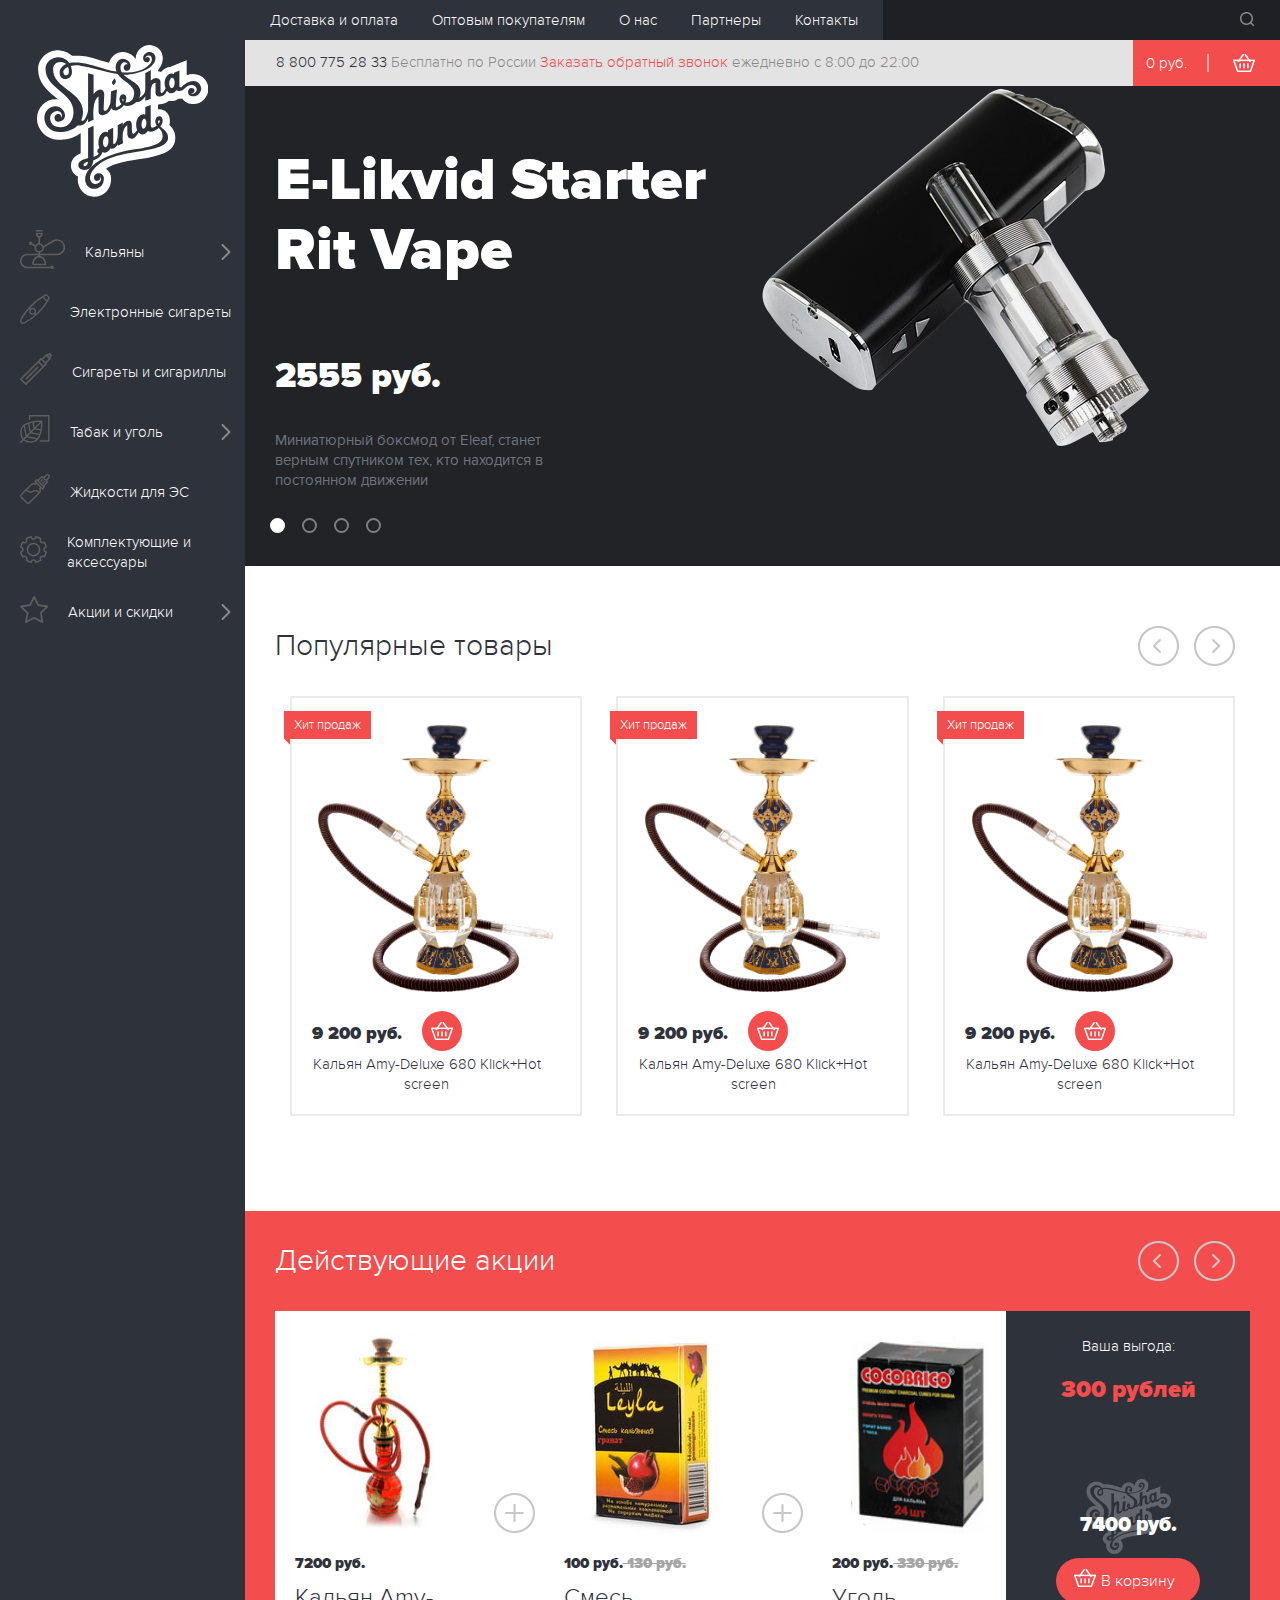
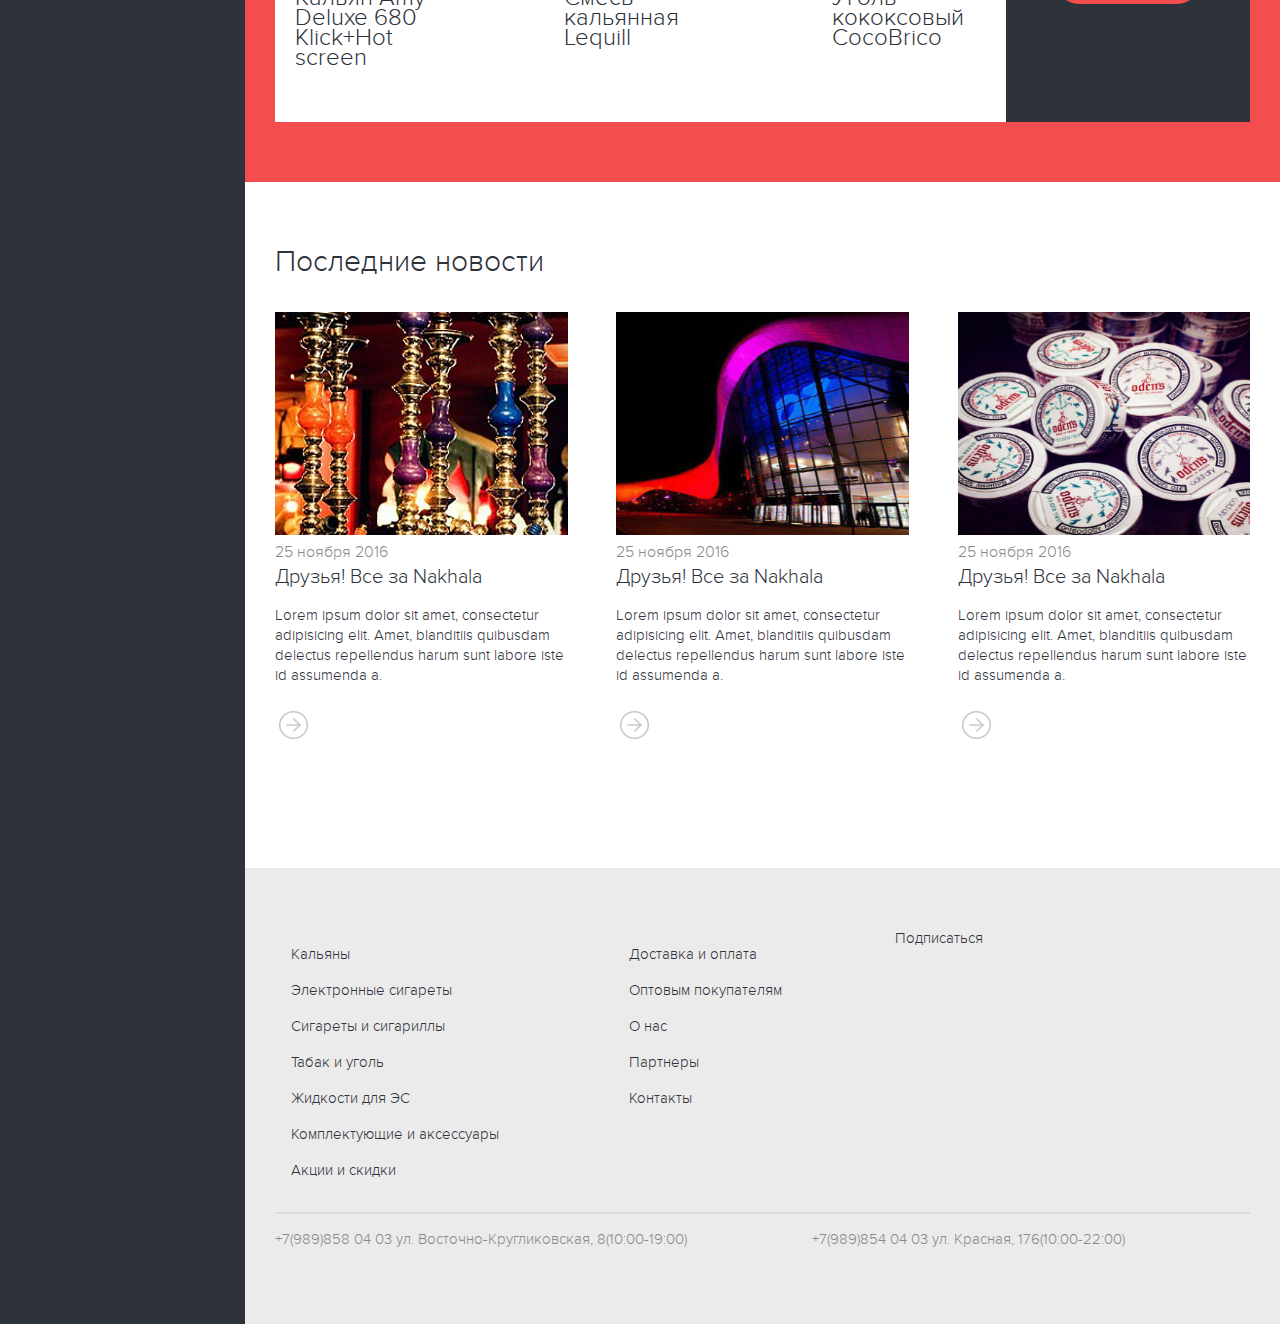
<file: index.html>
<!DOCTYPE html>
<html lang="ru">

<head>
    <meta charset="utf-8">
    <meta name="viewport" content="width=device-width,initial-scale=1,maximum-scale=1,user-scalable=no">
    <title>Шишаленд главная</title>
    <!--<link rel="stylesheet" href="https://cdnjs.cloudflare.com/ajax/libs/normalize/5.0.0/normalize.css" />-->
    <link href="css/style.css" rel="stylesheet">
    <link href="css/media.css" rel="stylesheet">
</head>

<body>
    <div class="wrapper clearfix">
        <aside class="col-nav">
            <nav>

                <a href="#" class="col-logo">
                    <span>
			<svg version="1.1"  xmlns="http://www.w3.org/2000/svg" xmlns:xlink="http://www.w3.org/1999/xlink" x="0px" y="0px"
	 width="80%" height="80%" viewBox="0 0 119.891 106" enable-background="new 0 0 119.891 106" xml:space="preserve">
<g>
	<path  d="M75.164,51.558c-0.922-0.104-1.843,1.363-2.057,3.279c-0.213,1.914,0.36,3.551,1.282,3.656
		c0.49,0.055,0.981-0.335,1.363-1.001c0.339-0.584,0.593-1.381,0.691-2.278c0.169-1.504-0.15-2.838-0.741-3.391
		C75.543,51.673,75.361,51.58,75.164,51.558z"/>
	<path d="M85.813,53.464c0-1.403-1.129-1.006-1.129,0.061c0,0.602,0.108,1.132,0.3,1.612
		C85.481,54.539,85.813,53.938,85.813,53.464z"/>
	<path d="M18.389,18.563c0,1.738,0.64,2.562,1.646,2.562c1.006,0,2.241-0.412,2.241-2.653
		c0-1.283-0.226-2.328-0.589-3.178C19.479,16.25,18.389,17.648,18.389,18.563z"/>
	<path d="M48.473,63.768c-1.042-0.121-2.072,1.493-2.303,3.606c-0.229,2.113,0.431,3.924,1.474,4.045
		c1.041,0.123,2.071-1.493,2.3-3.606S49.514,63.89,48.473,63.768z"/>
	<path d="M33.483,84.707c1.366,0,2.051-1.588,2.197-3.092c-0.483,0.13-0.919,0.26-1.282,0.394
		C32.294,82.786,31.928,84.707,33.483,84.707z"/>

		<ellipse transform="matrix(0.0413 -0.9991 0.9991 0.0413 63.971 119.661)" cx="94.343" cy="26.494" rx="3.649" ry="1.898"/>
	<path d="M117.604,24.316c-2.012-2.604-5.018-4.038-8.462-4.038c-1.634,0-3.143,0.33-4.498,0.833V10.685l-11.3,4.444
		c-2.65,0.183-4.99,1.591-6.656,3.781c-0.637-0.286-1.328-0.496-2.064-0.608v-0.737c2.741-3.106,3.309-6.304,3.309-8.417
		C87.932,3.422,83.125,0,78.479,0c-4.472,0-9.454,3.807-9.454,9.269c0,0.225,0.006,0.443,0.02,0.655
		c-0.454-0.718-1.01-1.402-1.655-2.03c-2.042-1.984-4.662-3.077-7.376-3.077c-4.573,0-8.352,3.167-9.674,7.665
		c-2.199-0.582-4.348-1.236-6.457-1.878c-4.292-1.307-8.346-2.542-12.084-2.883c-1.67-0.152-3.306-0.229-4.861-0.229
		c-0.893,0-1.682,0.025-2.363,0.062c-1.742-1.609-4.517-3.387-8.49-3.765c-0.431-0.041-0.869-0.062-1.304-0.062
		c-7.591,0-14.003,6.03-14.003,13.167c0,9.513,6.527,14.934,11.772,19.29c0.827,0.687,1.6,1.334,2.312,1.957
		c-0.656-0.12-1.328-0.183-2.008-0.183c-3.197,0-6.399,1.307-8.785,3.586C1.444,44.05,0,47.512,0,51.292
		c0,4.009,1.574,7.749,4.434,10.528c2.937,2.856,7.032,4.429,11.53,4.429c2.718,0,9.111-0.485,14.363-4.589
		c0.07,0,0.142,0,0.214-0.002v13.949c-3.65,1.513-6.801,4.019-6.801,8.78c0,3.313,1.99,6.12,4.958,7.492
		c-0.143,0.853-0.201,1.66-0.201,2.41c0,2.789,1.06,5.627,2.906,7.789c2.161,2.529,5.146,3.922,8.407,3.922
		c3.28,0,6.282-1.174,8.453-3.304c1.625-1.595,3.563-4.486,3.563-9.198c0-3.134-1.521-5.539-3.655-7.011
		c3.509-2.172,9.296-4.569,18.626-5.854c11.409-1.571,18.396-3.182,22.652-5.222c4.869-2.333,7.235-5.784,7.235-10.547
		c0-4.372-2.186-7.082-4.141-8.874c0.259-0.928,0.39-1.878,0.39-2.837c0-2.805-1.052-4.624-1.934-5.655
		c-1.373-1.605-3.375-2.526-5.492-2.526c-0.314,0-0.625,0.02-0.93,0.057v-3.29l0.568-0.187c0,0,0.459-0.141,0.712-0.141
		c2.435,0,4.612-0.83,6.374-2.371c0.557,0.116,1.125,0.175,1.7,0.175c1.808,0,3.534-0.574,5.025-1.633
		c0.246,0.008,0.463,0.008,0.646,0.008c0.705,0,1.36-0.083,1.967-0.227c1.467,2.441,4.229,3.91,7.754,3.91
		c3.12,0,5.971-1.388,8.028-3.907c1.589-1.947,2.538-4.402,2.538-6.568C119.891,28.593,119.035,26.169,117.604,24.316z
		 M87.856,52.855c0,1.541-0.664,2.929-1.64,4.091c2.04,2.091,5.391,3.502,5.391,7.619c0,4.635-3.051,7.608-25.464,10.694
		c-23.011,3.169-29.093,13.183-29.093,17.787c0,1.189,0.732,4.087,3.782,4.087c3.048,0,4.786-2.684,3.323-5.46
		c0.396,3.173-1.373,3.356-2.316,3.356c-0.946,0-2.013-0.641-2.013-2.378c0-1.738,1.676-2.99,3.09-2.99s3.831,0.915,3.831,3.539
		c0,4.94-3.109,7.379-6.892,7.379c-3.78,0-6.19-3.476-6.19-6.587c0-9.957,16.032-18.297,33.667-20.904
		c11.896-1.758,20.523-3.476,20.523-9.326c0-2.871-1.345-4.369-2.662-5.767c-1.874,1.669-4.28,2.663-5.634,2.663
		c-0.827,0-1.535-0.216-2.111-0.577c-0.98,1.581-2.396,2.542-3.897,2.436c-1.021-0.071-1.934-0.624-2.647-1.508
		c-0.706,1.612-2.27,4.501-4.547,4.501c-3.081,0-3.202-2.591-3.202-3.963c0-1.373,0-5.306,0-5.306s-4.392,1.158-3.019,12.38
		c-0.823,0.457-3.69,1.769-3.69,1.769v-1.065c-1.327,2.397-2.383,2.982-4.14,3.169c-0.451,0.048-0.792,0.004-1.05-0.093
		c-0.982,1.833-2.486,2.968-4.093,2.853c-0.502-0.037-0.976-0.192-1.413-0.448c-0.313,1.217-1.022,2.52-2.524,3.864
		c-0.959,0.858-2.36,1.455-3.813,1.921c-0.494,4.105-2.263,6.77-6.479,6.77c-2.196,0-4.025-1.349-4.025-3.27
		c0-1.614,0.463-3.39,6.801-5.081c0-5.656,0-20.818,0-20.818l3.843-1.774l0.015,21.338v0.035c0,0.117-0.002,0.234-0.002,0.349h0.002
		v0.006c0,0,0.162-0.019,0.432-0.088H40c0.707-0.181,2.148-0.713,3.318-2.192c-0.778-0.474-1.267-1.129-1.067-2.35
		c0.115-0.719,0.697-1.178,1.367-1.377c-0.53-1.275-0.789-2.844-0.674-4.52c0.276-4.029,2.615-7.142,5.224-6.953
		c0.546,0.038,1.06,0.219,1.53,0.52V59.64l3.546-1.854c0,0,0,8.143,0,10.173c0,2.029,1.098,1.241,1.51,0.737
		c0.411-0.503,1.692-2.768,1.692-6.907v-5.763l3.476-1.83v1.601c2.745-3.659,6.404-3.934,6.404,0.229
		c0,4.162-0.274,6.984,1.615,5.763c1.17-0.754,1.755-1.612,2.063-2.302c-0.529-1.241-0.787-2.765-0.672-4.391
		c0.276-3.916,2.615-6.94,5.223-6.757c0.402,0.028,0.787,0.132,1.148,0.298c0-2.854,0-5.328,0-5.328l3.797-1.433
		c0,0,0,11.374,0,13.386s0.366,2.775,1.891,2.441c0.65-0.145,1.553-0.681,2.371-1.361c-0.623-0.864-1.06-1.855-1.06-3.213
		C82.702,49.225,87.856,48.281,87.856,52.855z M109.37,35.854c-3.568,0-3.797-2.287-3.797-3.248s0.869-2.466,2.287-2.466
		s2.227,0.88,2.227,1.734s-0.671,1.844-1.708,1.844c-0.519,0-0.785-0.167-0.785-0.167s0.319,0.511,0.938,0.511
		c0.616,0,3.125-0.419,3.125-3.347c0-2.044-2.576-2.807-3.416-2.807c-4.406,0-5.366,4.261-8.593,4.261
		c-0.735,0-1.606-0.022-2.283-0.466c-0.858,1.292-2.059,2.091-3.387,2.091c-1.223,0-2.337-0.679-3.175-1.792
		c-1.012,2.58-2.679,3.987-4.899,3.987c-2.471,0-3.051-1.281-3.051-3.164v-6.396c-2.525,0.383-3.188,2.998-3.34,6.207
		c-0.084,1.778-0.014,5.091-0.014,5.091l-3.797,1.281v-3.233c-1.193,1.912-3.273,4.245-6.235,4.018
		c-1.881,1.846-4.362,2.829-6.435,2.829c-0.93,0-1.723-0.157-2.389-0.428c-1.71,2.314-4.223,3.616-5.479,3.616
		c-2.013,0-2.867-0.732-3.233-1.709c-1.401,3.476-3.842,4.757-6.037,4.94c-2.196,0.183-2.865-1.036-2.865-2.682V35.931
		c-4.82,2.805-3.477,16.345-3.477,16.345l-3.843,1.646v-2.47c-0.488,1.038-2.075,4.789-5.337,4.789c-0.74,0-1.323-0.059-1.78-0.148
		c-3.351,3.46-8.452,4.737-12.583,4.737c-6.77,0-10.841-4.666-10.841-9.834s4.049-8.212,7.73-8.212c3.681,0,6.679,3.293,6.679,6.382
		c0,3.089-2.357,4.483-4.62,4.483c-2.264,0-2.722-2.126-2.722-2.836s0.502-2.607,2.767-2.607c2.266,0,1.968,2.769,1.968,2.769
		s0.445-0.474,0.445-2.037c0-0.721-0.903-2.745-3.236-2.745s-4.985,2.013-4.985,4.895c0,0.96,0.229,6.435,6.998,6.435
		c6.771,0,9.332-5.489,9.332-10.827c0-13.585-19.578-16.01-19.578-30.098c0-4.807,4.895-8.462,9.697-8.005
		c4.503,0.428,6.595,3.591,6.838,3.985c0.007,0.013,0.015,0.027,0.023,0.04c0,0,3.202-0.609,8.874-0.091
		c6.346,0.58,14.678,4.435,24.106,6.023c-0.308-0.851-0.481-1.777-0.481-2.797c0-3.158,2.013-6.108,5.056-6.108
		s5.33,2.814,5.33,4.585c0,1.773-0.573,3.842-2.368,3.842c-1.797,0-2.378-1.327-2.378-2.241c0-0.915,0.538-2.39,2.664-2.39
		c0,0-0.412-1.327-2.104-1.327s-2.867,1.921-2.867,3.537c0,1.297,0.324,2.408,0.873,3.389c1.108,0.104,2.232,0.17,3.366,0.187
		c10.567,0.161,17.199-5.191,17.702-8.576c0.186-1.239-0.023-3.315-2.264-3.315c-2.242,0-2.265,2.446-2.265,2.446
		s0.32-1.418,1.577-1.418c0.963,0,1.533,0.869,1.533,1.716c0,1.464-1.052,1.943-2.059,1.943c-1.174,0-2.606-0.609-2.606-3.05
		c0-2.439,2.562-4.146,4.331-4.146c1.768,0,4.328,1.218,4.328,4.025c0,8.965-16.07,11.953-22.017,11.953
		c-0.097,0-0.197-0.001-0.3-0.003c3.948,4.121,11.827,5.93,11.827,12.026c0,1.596-0.351,3.014-0.938,4.241
		c1.837-0.926,4.277-2.773,4.277-6.049V19.523c0,0,2.104-0.801,3.843-2.073v7.425c4.3-3.842,6.815-0.732,6.815,0.834v6.073
		c0,0.869,0.046,1.83,0.869,1.784s1.784-1.189,2.562-3.086c0.025-0.063,0.052-0.121,0.077-0.18
		c-0.397-1.012-0.624-2.186-0.624-3.436c0-3.826,2.119-6.929,4.733-6.929c0.664,0,1.293,0.2,1.866,0.56v-1.124l3.722-1.463
		c0,0,0,10.155,0,10.855s0.823,1.066,1.372,0.701s3.995-4.36,8.249-4.36s5.626,3.66,5.626,5.398
		C114.813,32.24,112.938,35.854,109.37,35.854z"/>
	<path d="M59.67,38.415c0,0.269,0.109,0.729,0.53,1.12c0.192-0.478,0.26-0.895,0.26-1.211
		C60.46,37.261,59.67,37.409,59.67,38.415z"/>
	<path d="M56.346,20.281c-7.508-1.356-19.479-4.949-25.973-5.835c-2.732-0.374-4.99-0.218-6.779,0.216
		c0.442,1.067,0.832,2.472,0.832,4.199c0,3.293-2.217,4.916-4.711,4.916s-3.866-1.762-3.866-4.781c0-2.322,1.833-4.474,4.479-5.656
		c-1.246-1.16-2.76-1.502-3.495-1.502c-1.372,0-5.581,0.046-5.581,5.352c0,13.219,20.904,15.506,20.904,29.366
		c0,2.229-0.396,4.145-1.085,5.782c-0.005,0.013-0.011,0.023-0.015,0.037c-0.157,0.474,0.756,0.938,1.581,0.448
		c0.846-0.503,3.072-5.032,3.072-7.297V19.829l3.843,0.975c0,0,0,9.515,0,13.417c5.854-6.221,7.531-1.281,7.471,0.366
		c-0.061,1.647-0.366,8.937-0.366,9.423c0,0.489-0.518,1.921,1.129,1.921s3.385-4.94,3.536-5.641
		c0.152-0.701,0.527-7.981,0.527-7.981l4.047-1.189c0,0-0.731,10.588-0.731,11.205c0,0.619,0.046,1.42,0.961,0.984
		c1.37-0.655,2.327-1.387,2.987-2.101c-1.041-1.006-1.479-2.375-1.479-3.526c0-4.071,4.779-4.458,4.779-0.701
		c0,1.177-0.239,2.252-0.639,3.219c0.257,0.038,0.542,0.059,0.86,0.059c2.532,0,5.292-1.738,5.292-6.968
		C67.928,27.728,59.649,25.474,56.346,20.281z M54.821,26.499c-0.959,1.167-1.051,1.625-1.051,1.625s-2.223-1.284-1.006-2.814
		c1.271-1.599,1.372-2.013,1.372-2.013S55.783,25.333,54.821,26.499z"/>
</g>
</svg>
			</span>
                </a>

                <ul class="col-nav-list">
                    <li class="li2">
                        <a href="#" class="sub-menu-icon">
                            <span>
<svg class="menu-icon" version="1.1"  xmlns="http://www.w3.org/2000/svg" xmlns:xlink="http://www.w3.org/1999/xlink" x="0px" y="0px"
	 width="45.096px" height="39px" viewBox="0 0 45.096 39" enable-background="new 0 0 45.096 39" xml:space="preserve">
<g>
	<path d="M16.536,1.602h5.403c0.442,0,0.801-0.358,0.801-0.801S22.382,0,21.939,0h-5.403
		c-0.442,0-0.802,0.358-0.802,0.801S16.094,1.602,16.536,1.602z"/>
	<path  d="M37.024,9.129c-1.478,0-2.923,0.403-4.179,1.165c0,0.001-0.002,0-0.003,0.001l-9.308,5.615
		c-0.648-1.385-1.943-2.406-3.496-2.671V7.643c1.545-0.441,2.701-2.114,2.701-4.115c0-0.442-0.358-0.801-0.801-0.801h-5.403
		c-0.442,0-0.802,0.359-0.802,0.801c0,2.001,1.158,3.674,2.703,4.115v5.596c-1.238,0.212-2.311,0.902-3.025,1.875l-3.026-1.61
		c0.012-0.084,0.025-0.168,0.025-0.256c0-0.974-0.792-1.767-1.767-1.767s-1.768,0.793-1.768,1.767c0,0.975,0.793,1.768,1.768,1.768
		c0.287,0,0.556-0.076,0.797-0.199l3.252,1.729c-0.13,0.433-0.202,0.891-0.202,1.366c0,2.344,1.71,4.291,3.946,4.673v1.083H7.292
		C3.271,23.668,0,26.94,0,30.961s3.271,7.292,7.292,7.292h23.38c0.32,0.45,0.844,0.747,1.438,0.747c0.975,0,1.768-0.793,1.768-1.768
		c0-0.975-0.793-1.769-1.768-1.769c-0.77,0-1.42,0.498-1.662,1.187H7.292c-3.138,0-5.69-2.553-5.69-5.69
		c0-3.138,2.553-5.69,5.69-5.69h11.146v0.569c-3.515,0.496-6.255,4.204-6.255,8.695c0,0.442,0.358,0.801,0.801,0.801h12.508
		c0.442,0,0.801-0.359,0.801-0.801c0-4.491-2.739-8.199-6.253-8.695v-0.569h16.985c4.45,0,8.071-3.62,8.071-8.07
		C45.096,12.75,41.475,9.129,37.024,9.129z M10.479,13.248c0-0.091,0.074-0.165,0.166-0.165c0.09,0,0.165,0.074,0.165,0.165
		C10.81,13.431,10.479,13.431,10.479,13.248z M32.109,37.066c0.092,0,0.165,0.075,0.165,0.167c-0.001,0.125-0.151,0.157-0.25,0.111
		c-0.01-0.07-0.015-0.142-0.042-0.205C32.013,37.097,32.055,37.066,32.109,37.066z M24.656,33.734H13.818
		c0.305-3.569,2.619-6.353,5.42-6.353C22.038,27.381,24.352,30.165,24.656,33.734z M17.431,4.329h3.614
		c-0.251,1.051-0.977,1.834-1.807,1.834S17.682,5.38,17.431,4.329z M16.094,17.913c0-1.734,1.41-3.145,3.145-3.145
		s3.145,1.411,3.145,3.145s-1.41,3.145-3.145,3.145S16.094,19.646,16.094,17.913z M37.024,23.668H20.039v-1.083
		c2.236-0.383,3.945-2.33,3.945-4.673c0-0.131-0.009-0.261-0.02-0.39l9.705-5.855c0.002,0,0.002-0.001,0.002-0.001l0,0
		c1.007-0.611,2.166-0.935,3.353-0.935c3.567,0,6.47,2.902,6.47,6.469C43.494,20.767,40.592,23.668,37.024,23.668z"/>
</g>
</svg>
</span>
                            <span class="nav-name">Кальяны</span></a>
                        <ul class="sub-menu sub-menu1">
                            <li><a href="#">Кальяны</a></li>
                            <li><a href="#">Кальяны</a></li>
                            <li><a href="#">Кальяны</a></li>
                            <li><a href="#">Кальяны</a></li>
                            <li><a href="#">Кальяны</a></li>
                            <li><a href="#">Кальяны</a></li>
                            <li><a href="#">Кальяны</a></li>
                        </ul>
                    </li>
                    <li class="li3">
                        <a href="#">
                            <span><svg class="menu-icon" version="1.1"  xmlns="http://www.w3.org/2000/svg" xmlns:xlink="http://www.w3.org/1999/xlink" x="0px" y="0px"
	 width="29.998px" height="30px" viewBox="0 0 29.998 30" enable-background="new 0 0 29.998 30" xml:space="preserve">
<path d="M29.791,3.153l-2.945-2.945c-0.217-0.217-0.549-0.271-0.823-0.129C9.167,8.697,1.377,23.643,0.455,25.512
	c-0.731,1.147-0.566,2.667,0.398,3.632C1.405,29.696,2.138,30,2.918,30c0.559,0,1.1-0.157,1.567-0.456
	c1.87-0.923,16.813-8.708,25.434-25.568C30.06,3.702,30.007,3.37,29.791,3.153z M12.625,15.266c0.555,0,1.076,0.216,1.47,0.609
	c0.394,0.393,0.609,0.915,0.609,1.47c0,0.555-0.216,1.078-0.609,1.471c-0.785,0.785-2.155,0.785-2.94,0
	c-0.394-0.393-0.609-0.916-0.609-1.471c0-0.556,0.216-1.078,0.609-1.47C11.546,15.482,12.068,15.266,12.625,15.266z M3.824,28.291
	c-0.026,0.014-0.053,0.028-0.078,0.045c-0.577,0.382-1.396,0.3-1.891-0.193c-0.504-0.503-0.585-1.299-0.193-1.891
	c0.017-0.025,0.031-0.051,0.045-0.078c0.438-0.894,2.869-5.621,7.633-11.112l0.364,0.365c-0.373,0.565-0.575,1.226-0.575,1.919
	c0,0.933,0.363,1.812,1.023,2.472s1.539,1.024,2.473,1.024c0.691,0,1.354-0.203,1.918-0.575l0.395,0.394
	C9.445,25.423,4.718,27.853,3.824,28.291z M15.998,19.718l-0.453-0.454c0.373-0.565,0.575-1.226,0.575-1.919
	c0-0.934-0.364-1.812-1.024-2.472s-1.537-1.024-2.471-1.024c-0.693,0-1.354,0.202-1.92,0.576l-0.424-0.424
	c3.15-3.47,7.216-7.154,12.279-10.326l3.762,3.762C23.15,12.502,19.466,16.567,15.998,19.718z M27.079,6.192l-3.273-3.273
	c0.78-0.461,1.578-0.912,2.404-1.344l2.214,2.213C27.99,4.614,27.54,5.412,27.079,6.192z"/>
</svg>
</span>
                            <span class="nav-name">Электронные сигареты</span>
                        </a>
                    </li>
                    <li class="li4">
                        <a href="#">
                            <span>
			<svg class="menu-icon" version="1.1"  xmlns="http://www.w3.org/2000/svg" xmlns:xlink="http://www.w3.org/1999/xlink" x="0px" y="0px"
	 width="32.003px" height="32px" viewBox="0 0 32.003 32" enable-background="new 0 0 32.003 32" xml:space="preserve">
<g>
	<path d="M31.77,1.713L31.037,0.98c-0.002-0.002-0.002-0.003-0.004-0.005l-0.744-0.745
		c-0.168-0.167-0.404-0.251-0.64-0.227c-0.235,0.021-0.452,0.15-0.587,0.345c-0.034,0.05-0.856,1.198-2.656,0.95
		c-0.029-0.004-0.057,0.006-0.086,0.005c-0.015,0-0.029,0.001-0.043,0.002c-0.209,0.004-0.395,0.086-0.537,0.228v0l-3.854,3.854
		l-0.143-0.143c-0.313-0.312-0.816-0.312-1.129,0L0.234,25.627c-0.313,0.312-0.313,0.817,0,1.129l5.01,5.01
		C5.395,31.916,5.598,32,5.809,32c0.212,0,0.415-0.084,0.564-0.234l20.381-20.381c0.15-0.149,0.234-0.353,0.234-0.564
		c0-0.211-0.084-0.415-0.234-0.564l-0.133-0.134l3.854-3.854c0.012-0.013,0.018-0.031,0.029-0.045
		c0.036-0.042,0.063-0.086,0.089-0.133c0.024-0.043,0.048-0.084,0.064-0.131c0.017-0.049,0.022-0.099,0.03-0.151
		c0.004-0.035,0.021-0.068,0.021-0.104c0-0.019-0.01-0.037-0.011-0.056C30.695,5.63,30.703,5.613,30.7,5.594
		c-0.252-1.801,0.901-2.62,0.942-2.649c0.201-0.132,0.332-0.347,0.355-0.585C32.023,2.12,31.939,1.883,31.77,1.713z M29.736,1.936
		l0.158,0.159c0,0,0,0.001,0.001,0.002l0.169,0.17c-0.313,0.374-0.646,0.917-0.838,1.626l-1.117-1.116
		C28.82,2.585,29.361,2.249,29.736,1.936z M5.809,30.074l-3.881-3.882L18.358,9.761l3.882,3.882L5.809,30.074z M23.369,12.514
		l-3.883-3.882l1.693-1.693l0.143,0.143l3.605,3.606c0,0,0,0,0.001,0l0.133,0.133L23.369,12.514z M25.492,8.994l-2.477-2.477
		l3.289-3.289l2.477,2.477L25.492,8.994z"/>
	<path  d="M18.229,13.78c-0.311-0.312-0.816-0.312-1.128,0L5.483,25.396c-0.312,0.312-0.312,0.817,0,1.128
		c0.156,0.156,0.36,0.234,0.564,0.234s0.408-0.078,0.564-0.234l11.616-11.616C18.541,14.597,18.541,14.092,18.229,13.78z"/>
</g>
</svg>

			</span>
                            <span class="nav-name">Сигареты и сигариллы</span>
                        </a>
                    </li>
                    <li class="li5">
                        <a href="#" class="sub-menu-icon">
                            <span>
				<svg class="menu-icon" version="1.1"  xmlns="http://www.w3.org/2000/svg" xmlns:xlink="http://www.w3.org/1999/xlink" x="0px" y="0px"
	 width="29.518px" height="28px" viewBox="0 0 29.518 28" enable-background="new 0 0 29.518 28" xml:space="preserve">
<g>
	<path  d="M22.474,6.201c-0.018-0.365-0.31-0.658-0.676-0.675c0,0-0.457-0.022-1.239-0.022
		c-3.727,0-11.771,0.453-16.582,4.036C3.821,9.594,3.691,9.69,3.607,9.823c-0.898,0.726-1.669,1.569-2.255,2.554
		c-1.893,3.178-1.542,7.296,1.025,12.241l-2.17,2.169c-0.277,0.277-0.277,0.727,0,1.004C0.348,27.931,0.529,28,0.711,28
		s0.363-0.069,0.502-0.208l2.171-2.171c2.84,1.474,5.428,2.23,7.694,2.23c2.555,0,4.74-0.933,6.493-2.772
		c0.187-0.195,0.364-0.399,0.536-0.609c0.211-0.092,0.376-0.278,0.419-0.521c0.002-0.007-0.001-0.013,0-0.02
		C22.97,17.82,22.498,6.702,22.474,6.201z M7.721,21.284l2.748-2.748l8.542,1.537c-0.434,1.07-0.957,2.074-1.59,2.956L7.721,21.284z
		 M20.553,14.224l-4.892-0.88l5.409-5.409C21.051,9.416,20.946,11.727,20.553,14.224z M19.505,18.717l-7.813-1.405l2.745-2.746
		l5.865,1.055C20.096,16.658,19.835,17.704,19.505,18.717z M14.676,12.321l-0.878-4.877c2.527-0.398,4.848-0.499,6.271-0.516
		L14.676,12.321z M13.452,13.544l-2.746,2.747L9.304,8.49c1.015-0.329,2.061-0.591,3.096-0.797L13.452,13.544z M9.482,17.514
		l-2.747,2.747l-1.744-9.696c0.883-0.63,1.887-1.152,2.957-1.584L9.482,17.514z M2.572,13.104c0.323-0.542,0.716-1.037,1.165-1.488
		l1.774,9.868l-2.08,2.08C1.29,19.267,0.997,15.75,2.572,13.104z M4.439,24.566l2.058-2.059l9.857,1.773
		C13.561,27.033,9.546,27.11,4.439,24.566z"/>
	<path d="M28.807,0H9.541C9.148,0,8.83,0.318,8.83,0.71v3.64c0,0.392,0.318,0.71,0.711,0.71s0.71-0.318,0.71-0.71
		V1.42h17.846v23.833h-7.843c-0.393,0-0.71,0.318-0.71,0.71s0.317,0.71,0.71,0.71h8.553c0.393,0,0.711-0.318,0.711-0.71V0.71
		C29.518,0.318,29.199,0,28.807,0z"/>
</g>
</svg>
</span>
                            <span class="nav-name">Табак и уголь</span>
                        </a>
                        <ul class="sub-menu sub-menu2">
                            <li class="subli1"><a href="#">Кальяны</a></li>
                            <li class="subli1"><a href="#">Кальяны</a></li>
                            <li class="subli1"><a href="#">Кальяны</a></li>
                            <li class="subli1"><a href="#">Кальяны</a></li>
                            <li class="subli1"><a href="#">Кальяны</a></li>
                            <li class="subli1"><a href="#">Кальяны</a></li>
                            <li class="subli1"><a href="#">Кальяны</a></li>
                        </ul>
                    </li>
                    <li class="li6">
                        <a href="#"><span>
			<svg class="menu-icon" version="1.1"  xmlns="http://www.w3.org/2000/svg" xmlns:xlink="http://www.w3.org/1999/xlink" x="0px" y="0px"
	 width="30.036px" height="30px" viewBox="0 0 30.036 30" enable-background="new 0 0 30.036 30" xml:space="preserve">
<g>
	<path  d="M29.322,0.714c-0.952-0.952-2.501-0.952-3.454,0l-2.302,2.303l-1.087-1.087
		c-0.271-0.271-0.752-0.271-1.023,0l-3.709,3.709l-0.384-0.384c-0.271-0.271-0.752-0.271-1.023,0l-1.727,1.727
		c-0.283,0.283-0.283,0.741,0,1.023l1.006,1.006c-0.002,0.002-0.004,0.002-0.007,0.004l-0.278,0.279
		c-1.151-0.44-3.148-0.561-4.965,1.256l-9.63,9.631c-0.073,0.065-0.712,0.669-0.738,1.641c-0.019,0.729,0.307,1.434,0.967,2.095
		l1.214,1.215l2.687,2.687l1.215,1.214C6.727,29.675,7.41,30,8.118,30c0.021,0,0.041,0,0.062-0.001
		c0.971-0.025,1.574-0.666,1.613-0.711l9.657-9.657c1.816-1.816,1.695-3.814,1.256-4.965l0.279-0.279
		c0.002-0.001,0.002-0.004,0.005-0.006l1.041,1.042c0.142,0.141,0.327,0.212,0.512,0.212c0.186,0,0.37-0.071,0.512-0.212
		l1.727-1.727c0.136-0.136,0.212-0.32,0.212-0.512s-0.076-0.376-0.212-0.512l-0.384-0.383l3.709-3.71
		c0.283-0.283,0.283-0.74,0-1.023L27.021,6.47l2.302-2.302C30.274,3.215,30.274,1.666,29.322,0.714z M8.744,28.292
		c-0.002,0.002-0.254,0.251-0.603,0.26c-0.311-0.01-0.666-0.175-1.035-0.543l-1.214-1.215l-2.687-2.687l-1.215-1.214
		c-0.364-0.364-0.546-0.707-0.544-1.021c0.004-0.364,0.266-0.622,0.288-0.643l4.025-4.025c0.119,0.084,0.256,0.145,0.412,0.145
		c0.915,0,1.333,0.269,1.862,0.609c0.612,0.393,1.306,0.838,2.645,0.838s2.032-0.445,2.645-0.838c0.53-0.34,0.95-0.609,1.864-0.609
		c0.916,0,1.334,0.269,1.864,0.609c0.377,0.242,0.785,0.502,1.356,0.668L8.744,28.292z M19.963,13.364l-0.641,0.639
		c-0.236,0.236-0.279,0.604-0.105,0.889c0.008,0.014,0.64,1.089,0.087,2.437c-0.652-0.067-1.023-0.301-1.471-0.588
		c-0.612-0.393-1.306-0.838-2.646-0.838s-2.034,0.445-2.646,0.838c-0.53,0.34-0.948,0.609-1.863,0.609
		c-0.914,0-1.332-0.269-1.862-0.609c-0.471-0.303-0.995-0.634-1.82-0.771l4.396-4.396c1.852-1.852,3.646-0.83,3.716-0.79
		c0.287,0.176,0.652,0.131,0.889-0.105l0.641-0.64c0.001-0.001,0.001-0.004,0.003-0.005l3.327,3.327
		C19.966,13.361,19.964,13.362,19.963,13.364z M22.543,13.889l-6.396-6.396l0.704-0.704l0.383,0.383c0.001,0,0.001,0,0.001,0.001
		l2.813,2.813l3.198,3.198L22.543,13.889z M23.375,11.266l-2.303-2.302L18.77,6.662l3.198-3.198l4.604,4.605L23.375,11.266z
		 M28.299,3.145l-2.302,2.302L24.59,4.04l2.302-2.302c0.389-0.388,1.02-0.388,1.407,0C28.687,2.125,28.687,2.756,28.299,3.145z"/>
	<path  d="M23.772,7.143l-1.259,1.259c-0.283,0.282-0.283,0.74,0,1.023c0.141,0.141,0.326,0.212,0.512,0.212
		c0.185,0,0.37-0.071,0.511-0.212l1.26-1.259c0.282-0.283,0.282-0.74,0-1.023C24.513,6.86,24.056,6.86,23.772,7.143z"/>
	<path d="M22.894,5.241c-0.282-0.283-0.74-0.283-1.023,0L20.611,6.5c-0.283,0.283-0.283,0.741,0,1.023
		c0.142,0.142,0.326,0.212,0.512,0.212c0.185,0,0.37-0.07,0.512-0.212l1.259-1.259C23.176,5.981,23.176,5.523,22.894,5.241z"/>
</g>
</svg>

			</span>
			<span class="nav-name">Жидкости для ЭС</span>
			</a>
                    </li>
                    <li class="li7">
                        <a href="#"><span><svg class="menu-icon" version="1.1"  xmlns="http://www.w3.org/2000/svg" xmlns:xlink="http://www.w3.org/1999/xlink" x="0px" y="0px"
	 width="27px" height="27px" viewBox="0 0 27 27" enable-background="new 0 0 27 27" xml:space="preserve">
<g>
	<path d="M15.907,27c-0.167,0-0.331-0.054-0.465-0.156c-0.173-0.131-0.284-0.33-0.304-0.546
		c-0.078-0.859-0.782-1.508-1.638-1.508c-0.856,0-1.56,0.648-1.638,1.508c-0.02,0.217-0.13,0.415-0.303,0.546
		c-0.174,0.131-0.396,0.181-0.608,0.143c-1.869-0.352-3.614-1.074-5.185-2.146c-0.18-0.123-0.299-0.316-0.329-0.531
		c-0.03-0.216,0.032-0.434,0.171-0.601c0.553-0.663,0.514-1.62-0.091-2.225c-0.584-0.585-1.589-0.623-2.225-0.091
		c-0.167,0.14-0.386,0.204-0.601,0.171c-0.215-0.03-0.409-0.149-0.531-0.329c-1.073-1.571-1.795-3.315-2.146-5.185
		c-0.04-0.213,0.012-0.434,0.143-0.608c0.131-0.173,0.33-0.284,0.546-0.303C1.562,15.06,2.21,14.356,2.21,13.5
		s-0.648-1.56-1.507-1.638c-0.217-0.02-0.415-0.13-0.546-0.303c-0.131-0.173-0.183-0.395-0.143-0.608
		c0.351-1.87,1.073-3.614,2.146-5.185c0.123-0.18,0.316-0.299,0.531-0.329c0.215-0.033,0.434,0.032,0.601,0.171
		c0.637,0.53,1.641,0.492,2.226-0.092c0.605-0.605,0.645-1.562,0.091-2.225C5.469,3.125,5.407,2.907,5.437,2.691
		c0.03-0.215,0.149-0.409,0.329-0.531c1.57-1.072,3.314-1.794,5.185-2.146c0.214-0.04,0.434,0.012,0.608,0.143
		c0.173,0.131,0.283,0.33,0.303,0.546C11.94,1.562,12.645,2.21,13.5,2.21c0.855,0,1.56-0.648,1.638-1.508
		c0.02-0.217,0.13-0.415,0.304-0.546c0.173-0.131,0.395-0.182,0.608-0.143c1.87,0.351,3.614,1.073,5.185,2.146
		c0.18,0.123,0.299,0.316,0.33,0.531c0.03,0.216-0.033,0.434-0.172,0.602c-0.554,0.663-0.514,1.619,0.091,2.224
		c0.584,0.584,1.588,0.622,2.226,0.092c0.167-0.14,0.385-0.204,0.601-0.171c0.215,0.03,0.408,0.149,0.531,0.329
		c1.073,1.57,1.795,3.314,2.146,5.185c0.04,0.213-0.012,0.435-0.143,0.608c-0.131,0.173-0.33,0.284-0.546,0.303
		c-0.859,0.078-1.508,0.782-1.508,1.638s0.648,1.56,1.508,1.638c0.217,0.02,0.415,0.13,0.546,0.303
		c0.131,0.173,0.183,0.395,0.143,0.608c-0.351,1.87-1.073,3.614-2.146,5.185c-0.122,0.18-0.315,0.299-0.531,0.329
		c-0.216,0.031-0.435-0.032-0.601-0.172c-0.637-0.531-1.641-0.493-2.225,0.092c-0.605,0.605-0.645,1.562-0.092,2.225
		c0.139,0.167,0.202,0.385,0.171,0.601c-0.03,0.215-0.149,0.408-0.329,0.531c-1.57,1.073-3.314,1.794-5.184,2.146
		C16.003,26.995,15.955,27,15.907,27z M13.5,23.246c1.363,0,2.527,0.844,2.984,2.066c1.15-0.289,2.241-0.74,3.258-1.349
		c-0.541-1.187-0.315-2.607,0.65-3.571c0.924-0.924,2.39-1.178,3.569-0.646c0.609-1.018,1.062-2.11,1.351-3.261
		c-1.222-0.456-2.066-1.621-2.066-2.984s0.844-2.528,2.066-2.984c-0.289-1.151-0.741-2.243-1.351-3.261
		c-1.178,0.532-2.645,0.278-3.569-0.646c-0.965-0.964-1.191-2.385-0.649-3.571c-1.018-0.609-2.109-1.061-3.259-1.349
		C16.028,2.91,14.864,3.754,13.5,3.754s-2.527-0.844-2.984-2.065c-1.15,0.289-2.242,0.74-3.259,1.349
		c0.542,1.187,0.315,2.607-0.649,3.571c-0.924,0.924-2.391,1.179-3.57,0.646c-0.609,1.019-1.062,2.11-1.35,3.261
		c1.222,0.456,2.065,1.621,2.065,2.984c0,1.363-0.844,2.527-2.065,2.984c0.288,1.151,0.741,2.243,1.35,3.261
		c1.178-0.532,2.646-0.278,3.57,0.646c0.964,0.964,1.19,2.385,0.649,3.571c1.018,0.609,2.109,1.061,3.259,1.349
		C10.973,24.09,12.137,23.246,13.5,23.246z"/>
</g>
<g>
	<path d="M13.5,20.312c-3.756,0-6.812-3.056-6.812-6.812c0-3.756,3.056-6.812,6.812-6.812s6.812,3.056,6.812,6.812
		C20.312,17.256,17.256,20.312,13.5,20.312z M13.5,8.232c-2.905,0-5.268,2.363-5.268,5.268s2.363,5.268,5.268,5.268
		c2.904,0,5.268-2.363,5.268-5.268S16.405,8.232,13.5,8.232z"/>
</g>
</svg>
</span>
<span class="nav-name">Комплектующие и аксессуары</span>
			</a>
                    </li>
                    <li class="li8">
                        <a href="#" class="sub-menu-icon"><span><svg class="menu-icon" version="1.1"  xmlns="http://www.w3.org/2000/svg" xmlns:xlink="http://www.w3.org/1999/xlink" x="0px" y="0px"
	 width="28.34px" height="27px" viewBox="0 0 28.34 27" enable-background="new 0 0 28.34 27" xml:space="preserve">
<g>
	<path d="M22.373,27c-0.143,0-0.287-0.034-0.418-0.103l-7.785-4.094l-7.785,4.094
		c-0.303,0.158-0.669,0.131-0.945-0.068c-0.276-0.202-0.415-0.542-0.357-0.879l1.487-8.669l-6.298-6.139
		c-0.245-0.239-0.333-0.595-0.227-0.92C0.149,9.897,0.43,9.66,0.769,9.611l8.704-1.265l3.892-7.887c0.302-0.613,1.308-0.613,1.61,0
		l3.892,7.887l8.705,1.265c0.338,0.049,0.619,0.286,0.724,0.611c0.106,0.325,0.017,0.682-0.227,0.92l-6.298,6.139l1.487,8.669
		c0.057,0.337-0.081,0.677-0.357,0.879C22.744,26.942,22.559,27,22.373,27z M14.17,20.893c0.144,0,0.287,0.033,0.417,0.103
		l6.593,3.466l-1.259-7.342c-0.049-0.291,0.047-0.587,0.258-0.794l5.333-5.199l-7.371-1.071c-0.292-0.042-0.545-0.226-0.676-0.491
		L14.17,2.885l-3.296,6.679c-0.131,0.265-0.384,0.449-0.676,0.491l-7.371,1.071l5.333,5.199c0.211,0.207,0.308,0.503,0.258,0.794
		L7.16,24.461l6.593-3.466C13.883,20.926,14.026,20.893,14.17,20.893z"/>
</g>
</svg>
</span>
			<span class="nav-name">Акции и скидки</span>
			</a>
                        <ul class="sub-menu sub-menu3">
                            <li class="subli1"><a href="#">Кальяны</a></li>
                            <li class="subli1"><a href="#">Кальяны</a></li>
                            <li class="subli1"><a href="#">Кальяны</a></li>
                            <li class="subli1"><a href="#">Кальяны</a></li>
                            <li class="subli1"><a href="#">Кальяны</a></li>
                            <li class="subli1"><a href="#">Кальяны</a></li>
                            <li class="subli1"><a href="#">Кальяны</a></li>
                        </ul>
                    </li>
                </ul>
            </nav>
        </aside>
        <main class="main">
            <header class="header">
                <div class="info-nav clearfix">
                    <nav class="h-nav">
                        <span class="hn-open"></span>
                        <span class="hn-close"></span>
                        <ul class="info-nav-list">
                            <li><a href="#">Доставка и оплата</a></li>
                            <li><a href="#">Оптовым покупателям</a></li>
                            <li><a href="#">О нас</a></li>
                            <li><a href="#">Партнеры</a></li>
                            <li><a href="#">Контакты</a></li>
                        </ul>
                    </nav>
                    <a href="#" class="search"></a>
                </div>

                <div class="div-phone">
                    <span class="phone">8 800 775 28 33</span> Бесплатно по России <a href="/" class="call">Заказать обратный звонок</a> <span class="time">ежедневно с 8:00 до 22:00</span></div>
                <a href="#" class="top-basket"><span>0 руб.</span></a>

            </header>

            <div class="slider">

                <input type="radio" id="btn-1" name="toggle" checked>
                <input type="radio" id="btn-2" name="toggle">
                <input type="radio" id="btn-3" name="toggle">
                <input type="radio" id="btn-4" name="toggle">
                <div class="slides">
                    <div class="slide" id="slide1">
                        <h1>E-Likvid Starter Rit Vape</h1>
                        <p class="slider-prise">2555 руб.</p>
                        <p class="slider-info">Миниатюрный боксмод от Eleaf, станет верным спутником тех, кто находится в постоянном движении</p>
                    </div>
                    <div class="slide" id="slide2">
                        <h1>E-Likvid Starter Rit Vape</h1>
                        <p class="slider-prise">2555 руб.</p>
                        <p class="slider-info">Миниатюрный боксмод от Eleaf, станет верным спутником тех, кто находится в постоянном движении</p>
                    </div>
                    <div class="slide" id="slide3">
                        <h1>E-Likvid Starter Rit Vape</h1>
                        <p class="slider-prise">2555 руб.</p>
                        <p class="slider-info">Миниатюрный боксмод от Eleaf, станет верным спутником тех, кто находится в постоянном движении</p>
                    </div>
                    <div class="slide" id="slide4">
                        <h1>E-Likvid Starter Rit Vape</h1>
                        <p class="slider-prise">2555 руб.</p>
                        <p class="slider-info">Миниатюрный боксмод от Eleaf, станет верным спутником тех, кто находится в постоянном движении</p>
                    </div>
                </div>

                <div class="slider-controls">
                    <label for="btn-1"></label>
                    <label for="btn-2"></label>
                    <label for="btn-3"></label>
                    <label for="btn-4"></label>
                </div>

            </div>
            <!--ПОПУЛЯРНЫЕ ТОВАРЫ-->
            <div class="pop">
                <div class="center">
                    <div class="pop-header">
                        <h2>Популярные товары</h2>

                        <a class="next" href="#"></a>
                        <a class="pref" href="#"></a>
                    </div>
                    <div class="pop-wrapper">
                        <div class="pop-product">
                            <p class="pop-product-best">Хит продаж</p>
                            <a href="">
                                <img src="img/img2.png" alt="" width="235" height="267">
                            </a>
                            
                            <a class="product-name" href=""><span>Кальян Amy-Deluxe 680 Klick+Hot screen</span></a>
							<div class="clearfix"><span class="product-price">9 200 руб.</span>
                                <a href="" class="basket-btn"></a>
                            </div>

                        </div>
                        <div class="pop-product">
                            <p class="pop-product-best">Хит продаж</p>
                            <a href="">
                                <img src="img/img2.png" alt="" width="235" height="267">
                            </a>
                            
                            <a class="product-name" href=""><span>Кальян Amy-Deluxe 680 Klick+Hot screen</span></a>
							<div class="clearfix"><span class="product-price">9 200 руб.</span>
                                <a href="" class="basket-btn"></a>
                            </div>

                        </div>
                        <div class="pop-product">
                            <p class="pop-product-best">Хит продаж</p>
                            <a href="">
                                <img src="img/img2.png" alt="" width="235" height="267">
                            </a>
                            
                            <a class="product-name" href=""><span>Кальян Amy-Deluxe 680 Klick+Hot screen</span></a>
							<div class="clearfix"><span class="product-price">9 200 руб.</span>
                                <a href="" class="basket-btn"></a>
                            </div>

                        </div>
                        <div class="pop-product">
                            <p class="pop-product-best">Хит продаж</p>
                            <a href="">
                                <img src="img/img2.png" alt="" width="235" height="267">
                            </a>
                            <div class="clearfix"><span class="product-price">9 200 руб.</span>
                                <a href="" class="basket-btn"></a>
                            </div>
                            <a class="product-name" href=""><span>Кальян Amy-Deluxe 680 Klick+Hot screen</span></a>

                        </div>
                    </div>
                </div>
            </div>
            <div class="action">
                <div class="center">
                    <div class="pop-header">
                        <h2>Действующие акции</h2>

                        <a class="next" href="#"></a>
                        <a class="pref" href="#"></a>
                    </div>

                    <div class="action-slider">
                        <div class="action-inner clearfix">

                            <div class="action-product">
                                <img src="img/akimg1.jpg" alt="" class="action-img" width="135" height="180">
                                <p class="action-price">7200 руб.</p>

                                <h3 class="action-header">Кальян Amy-Deluxe 680 Klick+Hot screen</h3>
                            </div>
                            <div class="action-sum"></div>
                            <div class="action-product">
                                <img src="img/akimg2.jpg" alt="" class="action-img" width="133" height="200">
                                <p class="action-price">100 руб.<span> 130 руб.</span></p>

                                <h3 class="action-header">Смесь кальянная Lequill</h3>
                            </div>
                            <div class="action-sum"></div>
                            <div class="action-product">
                                <img src="img/akimg3.jpg" alt="" class="action-img" width="156" height="190">
                                <p class="action-price">200 руб.<span> 330 руб.</span></p>

                                <h3 class="action-header">Уголь кококсовый CocoBrico</h3>
                            </div>
                            <!--<div class="action-sum"></div>-->
                            <div class="profit">
                                <div>
                                    <p class="profit-p">Ваша выгода:</p>
                                    <p class="profit-sp">300 рублей</p>
                                </div>

                                <p class="sum">7400 руб.</p>
                                <a href="" class="basket">В&nbsp;корзину</a>

                            </div>
                        </div>
                    </div>
                </div>
            </div>
            <div class="news">
                <div class="center">
                    <h2>Последние новости</h2>
                    <div class="news-inner">
                        <div class="news-item">
                            <a href="#"><img src="img/news1.jpg" alt="" width="292" height="223"></a>
                            <span class="news-data">25 ноября 2016</span>
                            <a href="#"><h3>Друзья! Все за Nakhala</h3></a>
                            <p>Lorem ipsum dolor sit amet, consectetur adipisicing elit. Amet, blanditiis quibusdam delectus repellendus harum sunt labore iste id assumenda a.</p>
                            <a href="#" class="news-text"></a>
                        </div>
                        <div class="news-item">
                            <a href="#"><img src="img/news2.jpg" alt="" width="292" height="223"></a>
                            <span class="news-data">25 ноября 2016</span>
                            <a href="#"><h3>Друзья! Все за Nakhala</h3></a>
                            <p>Lorem ipsum dolor sit amet, consectetur adipisicing elit. Amet, blanditiis quibusdam delectus repellendus harum sunt labore iste id assumenda a.</p>
                            <a href="#" class="news-text"></a>
                        </div>
                        <div class="news-item">
                            <a href="#"><img src="img/new3.jpg" alt="" width="292" height="223"></a>
                            <span class="news-data">25 ноября 2016</span>
                            <a href="#"><h3>Друзья! Все за Nakhala</h3></a>
                            <p>Lorem ipsum dolor sit amet, consectetur adipisicing elit. Amet, blanditiis quibusdam delectus repellendus harum sunt labore iste id assumenda a.</p>
                            <a href="#" class="news-text"></a>
                        </div>
                        <div class="news-item">
                            <a href="#"><img src="img/new3.jpg" alt="" width="292" height="223"></a>
                            <span class="news-data">25 ноября 2016</span>
                            <a href="#"><h3>Друзья! Все за Nakhala</h3></a>
                            <p>Lorem ipsum dolor sit amet, consectetur adipisicing elit. Amet, blanditiis quibusdam delectus repellendus harum sunt labore iste id assumenda a.</p>
                            <a href="#" class="news-text"></a>
                        </div>
                    </div>
                </div>
            </div>
            <div class="empty"></div>
            <footer class="footer">
                <nav class="footer-nav clearfix">
                    <ul class="nav-left">
                        <li>Кальяны</li>
                        <li>Электронные сигареты</li>
                        <li>Сигареты и сигариллы</li>
                        <li>Табак и уголь</li>
                        <li>Жидкости для ЭС</li>
                        <li>Комплектующие и аксессуары</li>
                        <li>Акции и скидки</li>
                    </ul>
                    <ul class="nav-right">
                        <li>Доставка и оплата</li>
                        <li>Оптовым покупателям</li>
                        <li>О нас</li>
                        <li>Партнеры</li>
                        <li>Контакты</li>
                    </ul>
                    <div class="social">
                        <a href="" class="vk">Подписаться</a>
                    </div>
                </nav>

                <div class="feedback clearfix">
                    <p class="left">+7(989)858 04 03 ул. Восточно-Кругликовская, 8(10:00-19:00)</p>
                    <p class="right">+7(989)854 04 03 ул. Красная, 176(10:00-22:00)</p>
                </div>
            </footer>
        </main>
    </div>
<script>
        var menu = document.querySelector(".hn-open");
        var btn_close = document.querySelector(".hn-close");
        var Popup = document.querySelector(".info-nav-list");
        var link = document.querySelector(".call"); //Определяем переменные
        var popup = document.querySelector(".popup-callback");
        var form = popup.querySelector("form");
        var close = document.querySelector(".feedback-modal-close");

        var Name = popup.querySelector("[name=name]");

        var Tell = popup.querySelector("[name=tel]");

        var storage = localStorage.getItem("Name")
        var product = document.querySelector(".order-pc");
        // заказать обратный звонок
        link.addEventListener("click", function(event) {
            event.preventDefault(); // отменяем действие по умолчанию
            popup.classList.add("popup-callback-show"); //добавляем класс,показываем скрытый элемент
            Name.focus();
        });

        close.addEventListener("click", function(event) {
            event.preventDefault(); // отменяем действие по умолчанию
            popup.classList.remove("popup-callback-show");
        });

        form.addEventListener("submit", function(event) {
            if (!Name.value || !Tell.value) {
                event.preventDefault();
                console.log("нужно ввести пароль");
            } else {
                localStorage.SetItem("Name", Name.value)
            }
        });

        //Открыть - закрыть меню
        menu.addEventListener("click", function(event) {
            event.preventDefault(); // отменяем действие по умолчанию
            Popup.classList.add("info-nav-list-show");
            btn_close.classList.add("hn-close-show"); //добавляем класс

        });

        btn_close.addEventListener("click", function(event) {
            event.preventDefault(); // отменяем действие по умолчанию
            Popup.classList.remove("info-nav-list-show");
            btn_close.classList.remove("hn-close-show"); //удаляем класс
        });
    </script>
</body>

</html>
</file>
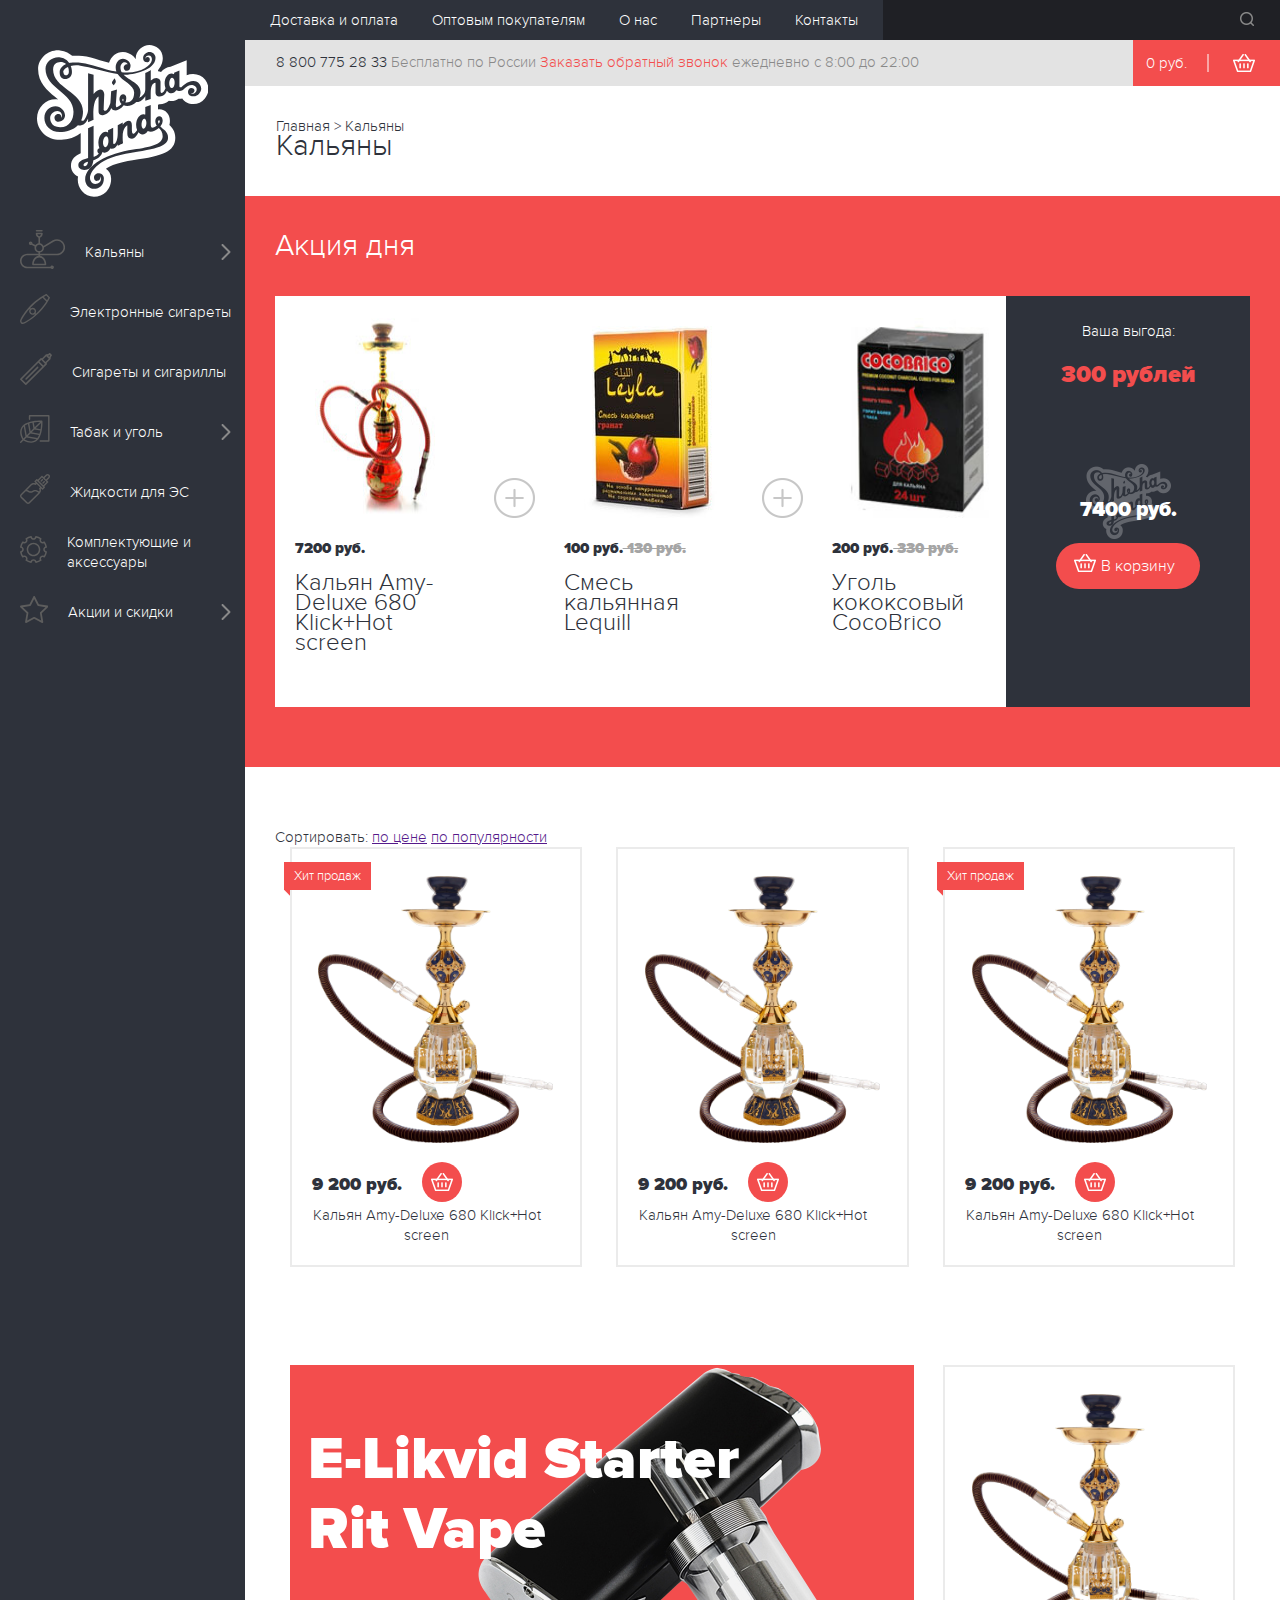
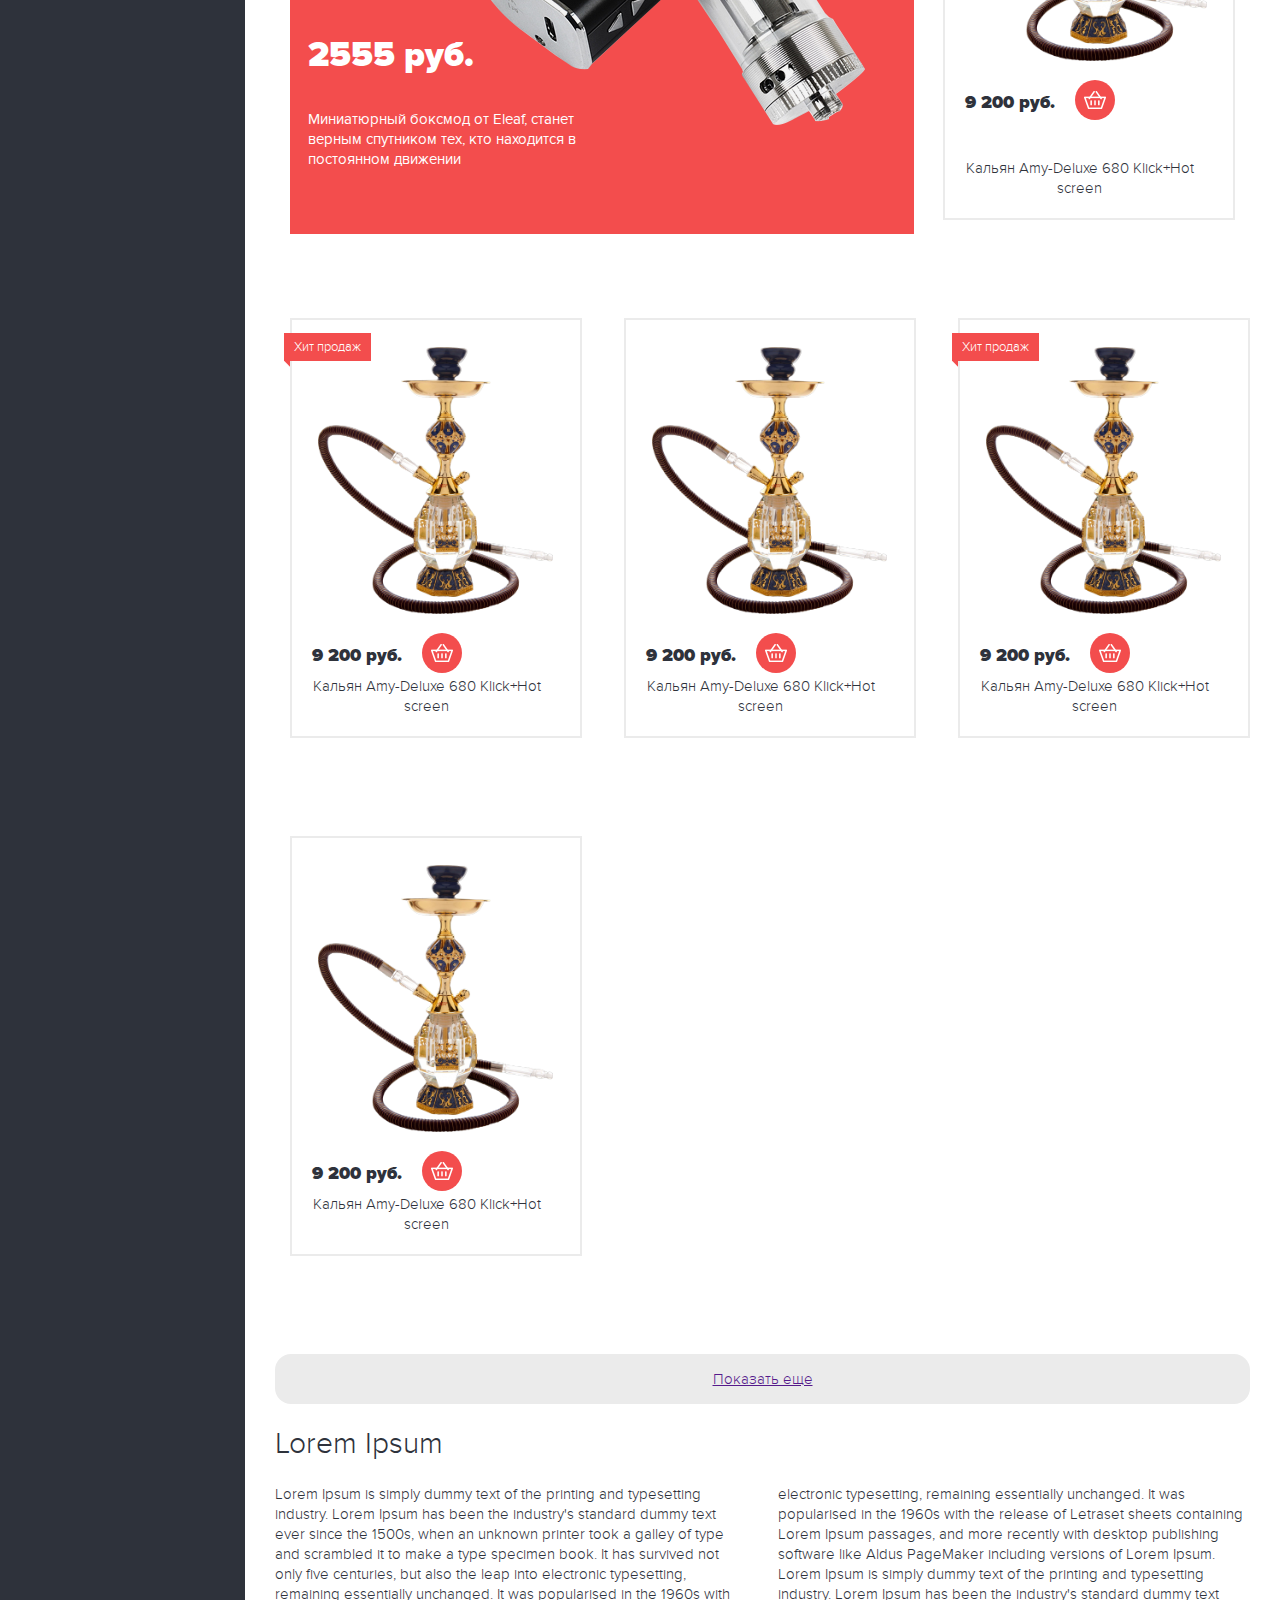
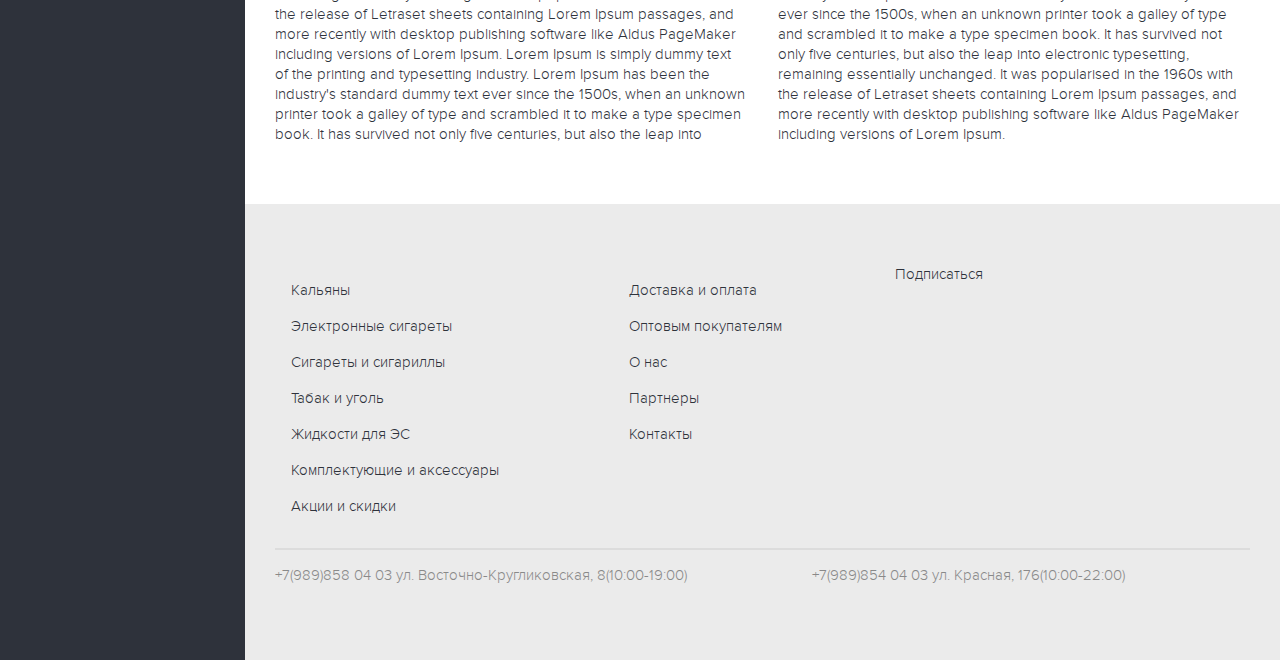
<file: catalog.html>
<!DOCTYPE html>
<html lang="ru">

<head>
    <meta charset="utf-8">
    <meta name="viewport" content="width=device-width,initial-scale=1,maximum-scale=1,user-scalable=no">
    <title>Каталог</title>
    <!--<link rel="stylesheet" href="https://cdnjs.cloudflare.com/ajax/libs/normalize/5.0.0/normalize.css" />-->
    <link href="css/style.css" rel="stylesheet">
    <link href="css/media.css" rel="stylesheet">
</head>

<body>
    <div class="wrapper clearfix">
        <aside class="col-nav">
            <nav>

                <a href="#" class="col-logo">
                    <span>
			<svg version="1.1" xmlns="http://www.w3.org/2000/svg" xmlns:xlink="http://www.w3.org/1999/xlink" x="0px" y="0px"
	 width="80%" height="80%" viewBox="0 0 119.891 106" enable-background="new 0 0 119.891 106" xml:space="preserve">
<g>
	<path  d="M75.164,51.558c-0.922-0.104-1.843,1.363-2.057,3.279c-0.213,1.914,0.36,3.551,1.282,3.656
		c0.49,0.055,0.981-0.335,1.363-1.001c0.339-0.584,0.593-1.381,0.691-2.278c0.169-1.504-0.15-2.838-0.741-3.391
		C75.543,51.673,75.361,51.58,75.164,51.558z"/>
	<path d="M85.813,53.464c0-1.403-1.129-1.006-1.129,0.061c0,0.602,0.108,1.132,0.3,1.612
		C85.481,54.539,85.813,53.938,85.813,53.464z"/>
	<path d="M18.389,18.563c0,1.738,0.64,2.562,1.646,2.562c1.006,0,2.241-0.412,2.241-2.653
		c0-1.283-0.226-2.328-0.589-3.178C19.479,16.25,18.389,17.648,18.389,18.563z"/>
	<path d="M48.473,63.768c-1.042-0.121-2.072,1.493-2.303,3.606c-0.229,2.113,0.431,3.924,1.474,4.045
		c1.041,0.123,2.071-1.493,2.3-3.606S49.514,63.89,48.473,63.768z"/>
	<path d="M33.483,84.707c1.366,0,2.051-1.588,2.197-3.092c-0.483,0.13-0.919,0.26-1.282,0.394
		C32.294,82.786,31.928,84.707,33.483,84.707z"/>

		<ellipse transform="matrix(0.0413 -0.9991 0.9991 0.0413 63.971 119.661)" cx="94.343" cy="26.494" rx="3.649" ry="1.898"/>
	<path d="M117.604,24.316c-2.012-2.604-5.018-4.038-8.462-4.038c-1.634,0-3.143,0.33-4.498,0.833V10.685l-11.3,4.444
		c-2.65,0.183-4.99,1.591-6.656,3.781c-0.637-0.286-1.328-0.496-2.064-0.608v-0.737c2.741-3.106,3.309-6.304,3.309-8.417
		C87.932,3.422,83.125,0,78.479,0c-4.472,0-9.454,3.807-9.454,9.269c0,0.225,0.006,0.443,0.02,0.655
		c-0.454-0.718-1.01-1.402-1.655-2.03c-2.042-1.984-4.662-3.077-7.376-3.077c-4.573,0-8.352,3.167-9.674,7.665
		c-2.199-0.582-4.348-1.236-6.457-1.878c-4.292-1.307-8.346-2.542-12.084-2.883c-1.67-0.152-3.306-0.229-4.861-0.229
		c-0.893,0-1.682,0.025-2.363,0.062c-1.742-1.609-4.517-3.387-8.49-3.765c-0.431-0.041-0.869-0.062-1.304-0.062
		c-7.591,0-14.003,6.03-14.003,13.167c0,9.513,6.527,14.934,11.772,19.29c0.827,0.687,1.6,1.334,2.312,1.957
		c-0.656-0.12-1.328-0.183-2.008-0.183c-3.197,0-6.399,1.307-8.785,3.586C1.444,44.05,0,47.512,0,51.292
		c0,4.009,1.574,7.749,4.434,10.528c2.937,2.856,7.032,4.429,11.53,4.429c2.718,0,9.111-0.485,14.363-4.589
		c0.07,0,0.142,0,0.214-0.002v13.949c-3.65,1.513-6.801,4.019-6.801,8.78c0,3.313,1.99,6.12,4.958,7.492
		c-0.143,0.853-0.201,1.66-0.201,2.41c0,2.789,1.06,5.627,2.906,7.789c2.161,2.529,5.146,3.922,8.407,3.922
		c3.28,0,6.282-1.174,8.453-3.304c1.625-1.595,3.563-4.486,3.563-9.198c0-3.134-1.521-5.539-3.655-7.011
		c3.509-2.172,9.296-4.569,18.626-5.854c11.409-1.571,18.396-3.182,22.652-5.222c4.869-2.333,7.235-5.784,7.235-10.547
		c0-4.372-2.186-7.082-4.141-8.874c0.259-0.928,0.39-1.878,0.39-2.837c0-2.805-1.052-4.624-1.934-5.655
		c-1.373-1.605-3.375-2.526-5.492-2.526c-0.314,0-0.625,0.02-0.93,0.057v-3.29l0.568-0.187c0,0,0.459-0.141,0.712-0.141
		c2.435,0,4.612-0.83,6.374-2.371c0.557,0.116,1.125,0.175,1.7,0.175c1.808,0,3.534-0.574,5.025-1.633
		c0.246,0.008,0.463,0.008,0.646,0.008c0.705,0,1.36-0.083,1.967-0.227c1.467,2.441,4.229,3.91,7.754,3.91
		c3.12,0,5.971-1.388,8.028-3.907c1.589-1.947,2.538-4.402,2.538-6.568C119.891,28.593,119.035,26.169,117.604,24.316z
		 M87.856,52.855c0,1.541-0.664,2.929-1.64,4.091c2.04,2.091,5.391,3.502,5.391,7.619c0,4.635-3.051,7.608-25.464,10.694
		c-23.011,3.169-29.093,13.183-29.093,17.787c0,1.189,0.732,4.087,3.782,4.087c3.048,0,4.786-2.684,3.323-5.46
		c0.396,3.173-1.373,3.356-2.316,3.356c-0.946,0-2.013-0.641-2.013-2.378c0-1.738,1.676-2.99,3.09-2.99s3.831,0.915,3.831,3.539
		c0,4.94-3.109,7.379-6.892,7.379c-3.78,0-6.19-3.476-6.19-6.587c0-9.957,16.032-18.297,33.667-20.904
		c11.896-1.758,20.523-3.476,20.523-9.326c0-2.871-1.345-4.369-2.662-5.767c-1.874,1.669-4.28,2.663-5.634,2.663
		c-0.827,0-1.535-0.216-2.111-0.577c-0.98,1.581-2.396,2.542-3.897,2.436c-1.021-0.071-1.934-0.624-2.647-1.508
		c-0.706,1.612-2.27,4.501-4.547,4.501c-3.081,0-3.202-2.591-3.202-3.963c0-1.373,0-5.306,0-5.306s-4.392,1.158-3.019,12.38
		c-0.823,0.457-3.69,1.769-3.69,1.769v-1.065c-1.327,2.397-2.383,2.982-4.14,3.169c-0.451,0.048-0.792,0.004-1.05-0.093
		c-0.982,1.833-2.486,2.968-4.093,2.853c-0.502-0.037-0.976-0.192-1.413-0.448c-0.313,1.217-1.022,2.52-2.524,3.864
		c-0.959,0.858-2.36,1.455-3.813,1.921c-0.494,4.105-2.263,6.77-6.479,6.77c-2.196,0-4.025-1.349-4.025-3.27
		c0-1.614,0.463-3.39,6.801-5.081c0-5.656,0-20.818,0-20.818l3.843-1.774l0.015,21.338v0.035c0,0.117-0.002,0.234-0.002,0.349h0.002
		v0.006c0,0,0.162-0.019,0.432-0.088H40c0.707-0.181,2.148-0.713,3.318-2.192c-0.778-0.474-1.267-1.129-1.067-2.35
		c0.115-0.719,0.697-1.178,1.367-1.377c-0.53-1.275-0.789-2.844-0.674-4.52c0.276-4.029,2.615-7.142,5.224-6.953
		c0.546,0.038,1.06,0.219,1.53,0.52V59.64l3.546-1.854c0,0,0,8.143,0,10.173c0,2.029,1.098,1.241,1.51,0.737
		c0.411-0.503,1.692-2.768,1.692-6.907v-5.763l3.476-1.83v1.601c2.745-3.659,6.404-3.934,6.404,0.229
		c0,4.162-0.274,6.984,1.615,5.763c1.17-0.754,1.755-1.612,2.063-2.302c-0.529-1.241-0.787-2.765-0.672-4.391
		c0.276-3.916,2.615-6.94,5.223-6.757c0.402,0.028,0.787,0.132,1.148,0.298c0-2.854,0-5.328,0-5.328l3.797-1.433
		c0,0,0,11.374,0,13.386s0.366,2.775,1.891,2.441c0.65-0.145,1.553-0.681,2.371-1.361c-0.623-0.864-1.06-1.855-1.06-3.213
		C82.702,49.225,87.856,48.281,87.856,52.855z M109.37,35.854c-3.568,0-3.797-2.287-3.797-3.248s0.869-2.466,2.287-2.466
		s2.227,0.88,2.227,1.734s-0.671,1.844-1.708,1.844c-0.519,0-0.785-0.167-0.785-0.167s0.319,0.511,0.938,0.511
		c0.616,0,3.125-0.419,3.125-3.347c0-2.044-2.576-2.807-3.416-2.807c-4.406,0-5.366,4.261-8.593,4.261
		c-0.735,0-1.606-0.022-2.283-0.466c-0.858,1.292-2.059,2.091-3.387,2.091c-1.223,0-2.337-0.679-3.175-1.792
		c-1.012,2.58-2.679,3.987-4.899,3.987c-2.471,0-3.051-1.281-3.051-3.164v-6.396c-2.525,0.383-3.188,2.998-3.34,6.207
		c-0.084,1.778-0.014,5.091-0.014,5.091l-3.797,1.281v-3.233c-1.193,1.912-3.273,4.245-6.235,4.018
		c-1.881,1.846-4.362,2.829-6.435,2.829c-0.93,0-1.723-0.157-2.389-0.428c-1.71,2.314-4.223,3.616-5.479,3.616
		c-2.013,0-2.867-0.732-3.233-1.709c-1.401,3.476-3.842,4.757-6.037,4.94c-2.196,0.183-2.865-1.036-2.865-2.682V35.931
		c-4.82,2.805-3.477,16.345-3.477,16.345l-3.843,1.646v-2.47c-0.488,1.038-2.075,4.789-5.337,4.789c-0.74,0-1.323-0.059-1.78-0.148
		c-3.351,3.46-8.452,4.737-12.583,4.737c-6.77,0-10.841-4.666-10.841-9.834s4.049-8.212,7.73-8.212c3.681,0,6.679,3.293,6.679,6.382
		c0,3.089-2.357,4.483-4.62,4.483c-2.264,0-2.722-2.126-2.722-2.836s0.502-2.607,2.767-2.607c2.266,0,1.968,2.769,1.968,2.769
		s0.445-0.474,0.445-2.037c0-0.721-0.903-2.745-3.236-2.745s-4.985,2.013-4.985,4.895c0,0.96,0.229,6.435,6.998,6.435
		c6.771,0,9.332-5.489,9.332-10.827c0-13.585-19.578-16.01-19.578-30.098c0-4.807,4.895-8.462,9.697-8.005
		c4.503,0.428,6.595,3.591,6.838,3.985c0.007,0.013,0.015,0.027,0.023,0.04c0,0,3.202-0.609,8.874-0.091
		c6.346,0.58,14.678,4.435,24.106,6.023c-0.308-0.851-0.481-1.777-0.481-2.797c0-3.158,2.013-6.108,5.056-6.108
		s5.33,2.814,5.33,4.585c0,1.773-0.573,3.842-2.368,3.842c-1.797,0-2.378-1.327-2.378-2.241c0-0.915,0.538-2.39,2.664-2.39
		c0,0-0.412-1.327-2.104-1.327s-2.867,1.921-2.867,3.537c0,1.297,0.324,2.408,0.873,3.389c1.108,0.104,2.232,0.17,3.366,0.187
		c10.567,0.161,17.199-5.191,17.702-8.576c0.186-1.239-0.023-3.315-2.264-3.315c-2.242,0-2.265,2.446-2.265,2.446
		s0.32-1.418,1.577-1.418c0.963,0,1.533,0.869,1.533,1.716c0,1.464-1.052,1.943-2.059,1.943c-1.174,0-2.606-0.609-2.606-3.05
		c0-2.439,2.562-4.146,4.331-4.146c1.768,0,4.328,1.218,4.328,4.025c0,8.965-16.07,11.953-22.017,11.953
		c-0.097,0-0.197-0.001-0.3-0.003c3.948,4.121,11.827,5.93,11.827,12.026c0,1.596-0.351,3.014-0.938,4.241
		c1.837-0.926,4.277-2.773,4.277-6.049V19.523c0,0,2.104-0.801,3.843-2.073v7.425c4.3-3.842,6.815-0.732,6.815,0.834v6.073
		c0,0.869,0.046,1.83,0.869,1.784s1.784-1.189,2.562-3.086c0.025-0.063,0.052-0.121,0.077-0.18
		c-0.397-1.012-0.624-2.186-0.624-3.436c0-3.826,2.119-6.929,4.733-6.929c0.664,0,1.293,0.2,1.866,0.56v-1.124l3.722-1.463
		c0,0,0,10.155,0,10.855s0.823,1.066,1.372,0.701s3.995-4.36,8.249-4.36s5.626,3.66,5.626,5.398
		C114.813,32.24,112.938,35.854,109.37,35.854z"/>
	<path d="M59.67,38.415c0,0.269,0.109,0.729,0.53,1.12c0.192-0.478,0.26-0.895,0.26-1.211
		C60.46,37.261,59.67,37.409,59.67,38.415z"/>
	<path d="M56.346,20.281c-7.508-1.356-19.479-4.949-25.973-5.835c-2.732-0.374-4.99-0.218-6.779,0.216
		c0.442,1.067,0.832,2.472,0.832,4.199c0,3.293-2.217,4.916-4.711,4.916s-3.866-1.762-3.866-4.781c0-2.322,1.833-4.474,4.479-5.656
		c-1.246-1.16-2.76-1.502-3.495-1.502c-1.372,0-5.581,0.046-5.581,5.352c0,13.219,20.904,15.506,20.904,29.366
		c0,2.229-0.396,4.145-1.085,5.782c-0.005,0.013-0.011,0.023-0.015,0.037c-0.157,0.474,0.756,0.938,1.581,0.448
		c0.846-0.503,3.072-5.032,3.072-7.297V19.829l3.843,0.975c0,0,0,9.515,0,13.417c5.854-6.221,7.531-1.281,7.471,0.366
		c-0.061,1.647-0.366,8.937-0.366,9.423c0,0.489-0.518,1.921,1.129,1.921s3.385-4.94,3.536-5.641
		c0.152-0.701,0.527-7.981,0.527-7.981l4.047-1.189c0,0-0.731,10.588-0.731,11.205c0,0.619,0.046,1.42,0.961,0.984
		c1.37-0.655,2.327-1.387,2.987-2.101c-1.041-1.006-1.479-2.375-1.479-3.526c0-4.071,4.779-4.458,4.779-0.701
		c0,1.177-0.239,2.252-0.639,3.219c0.257,0.038,0.542,0.059,0.86,0.059c2.532,0,5.292-1.738,5.292-6.968
		C67.928,27.728,59.649,25.474,56.346,20.281z M54.821,26.499c-0.959,1.167-1.051,1.625-1.051,1.625s-2.223-1.284-1.006-2.814
		c1.271-1.599,1.372-2.013,1.372-2.013S55.783,25.333,54.821,26.499z"/>
</g>
</svg>
			</span>
                </a>

                <ul class="col-nav-list">
                    <li class="li2">
                        <a href="#" class="sub-menu-icon">
                            <span>
<svg class="menu-icon" version="1.1" xmlns="http://www.w3.org/2000/svg" xmlns:xlink="http://www.w3.org/1999/xlink" x="0px" y="0px"
	 width="45.096px" height="39px" viewBox="0 0 45.096 39" enable-background="new 0 0 45.096 39" xml:space="preserve">
<g>
	<path d="M16.536,1.602h5.403c0.442,0,0.801-0.358,0.801-0.801S22.382,0,21.939,0h-5.403
		c-0.442,0-0.802,0.358-0.802,0.801S16.094,1.602,16.536,1.602z"/>
	<path  d="M37.024,9.129c-1.478,0-2.923,0.403-4.179,1.165c0,0.001-0.002,0-0.003,0.001l-9.308,5.615
		c-0.648-1.385-1.943-2.406-3.496-2.671V7.643c1.545-0.441,2.701-2.114,2.701-4.115c0-0.442-0.358-0.801-0.801-0.801h-5.403
		c-0.442,0-0.802,0.359-0.802,0.801c0,2.001,1.158,3.674,2.703,4.115v5.596c-1.238,0.212-2.311,0.902-3.025,1.875l-3.026-1.61
		c0.012-0.084,0.025-0.168,0.025-0.256c0-0.974-0.792-1.767-1.767-1.767s-1.768,0.793-1.768,1.767c0,0.975,0.793,1.768,1.768,1.768
		c0.287,0,0.556-0.076,0.797-0.199l3.252,1.729c-0.13,0.433-0.202,0.891-0.202,1.366c0,2.344,1.71,4.291,3.946,4.673v1.083H7.292
		C3.271,23.668,0,26.94,0,30.961s3.271,7.292,7.292,7.292h23.38c0.32,0.45,0.844,0.747,1.438,0.747c0.975,0,1.768-0.793,1.768-1.768
		c0-0.975-0.793-1.769-1.768-1.769c-0.77,0-1.42,0.498-1.662,1.187H7.292c-3.138,0-5.69-2.553-5.69-5.69
		c0-3.138,2.553-5.69,5.69-5.69h11.146v0.569c-3.515,0.496-6.255,4.204-6.255,8.695c0,0.442,0.358,0.801,0.801,0.801h12.508
		c0.442,0,0.801-0.359,0.801-0.801c0-4.491-2.739-8.199-6.253-8.695v-0.569h16.985c4.45,0,8.071-3.62,8.071-8.07
		C45.096,12.75,41.475,9.129,37.024,9.129z M10.479,13.248c0-0.091,0.074-0.165,0.166-0.165c0.09,0,0.165,0.074,0.165,0.165
		C10.81,13.431,10.479,13.431,10.479,13.248z M32.109,37.066c0.092,0,0.165,0.075,0.165,0.167c-0.001,0.125-0.151,0.157-0.25,0.111
		c-0.01-0.07-0.015-0.142-0.042-0.205C32.013,37.097,32.055,37.066,32.109,37.066z M24.656,33.734H13.818
		c0.305-3.569,2.619-6.353,5.42-6.353C22.038,27.381,24.352,30.165,24.656,33.734z M17.431,4.329h3.614
		c-0.251,1.051-0.977,1.834-1.807,1.834S17.682,5.38,17.431,4.329z M16.094,17.913c0-1.734,1.41-3.145,3.145-3.145
		s3.145,1.411,3.145,3.145s-1.41,3.145-3.145,3.145S16.094,19.646,16.094,17.913z M37.024,23.668H20.039v-1.083
		c2.236-0.383,3.945-2.33,3.945-4.673c0-0.131-0.009-0.261-0.02-0.39l9.705-5.855c0.002,0,0.002-0.001,0.002-0.001l0,0
		c1.007-0.611,2.166-0.935,3.353-0.935c3.567,0,6.47,2.902,6.47,6.469C43.494,20.767,40.592,23.668,37.024,23.668z"/>
</g>
</svg>
</span>
                            <span class="nav-name">Кальяны</span></a>
                        <ul class="sub-menu sub-menu1">
                            <li><a href="#">Кальяны</a></li>
                            <li><a href="#">Кальяны</a></li>
                            <li><a href="#">Кальяны</a></li>
                            <li><a href="#">Кальяны</a></li>
                            <li><a href="#">Кальяны</a></li>
                            <li><a href="#">Кальяны</a></li>
                            <li><a href="#">Кальяны</a></li>
                        </ul>
                    </li>
                    <li class="li3">
                        <a href="#">
                            <span><svg class="menu-icon" version="1.1"  xmlns="http://www.w3.org/2000/svg" xmlns:xlink="http://www.w3.org/1999/xlink" x="0px" y="0px"
	 width="29.998px" height="30px" viewBox="0 0 29.998 30" enable-background="new 0 0 29.998 30" xml:space="preserve">
<path d="M29.791,3.153l-2.945-2.945c-0.217-0.217-0.549-0.271-0.823-0.129C9.167,8.697,1.377,23.643,0.455,25.512
	c-0.731,1.147-0.566,2.667,0.398,3.632C1.405,29.696,2.138,30,2.918,30c0.559,0,1.1-0.157,1.567-0.456
	c1.87-0.923,16.813-8.708,25.434-25.568C30.06,3.702,30.007,3.37,29.791,3.153z M12.625,15.266c0.555,0,1.076,0.216,1.47,0.609
	c0.394,0.393,0.609,0.915,0.609,1.47c0,0.555-0.216,1.078-0.609,1.471c-0.785,0.785-2.155,0.785-2.94,0
	c-0.394-0.393-0.609-0.916-0.609-1.471c0-0.556,0.216-1.078,0.609-1.47C11.546,15.482,12.068,15.266,12.625,15.266z M3.824,28.291
	c-0.026,0.014-0.053,0.028-0.078,0.045c-0.577,0.382-1.396,0.3-1.891-0.193c-0.504-0.503-0.585-1.299-0.193-1.891
	c0.017-0.025,0.031-0.051,0.045-0.078c0.438-0.894,2.869-5.621,7.633-11.112l0.364,0.365c-0.373,0.565-0.575,1.226-0.575,1.919
	c0,0.933,0.363,1.812,1.023,2.472s1.539,1.024,2.473,1.024c0.691,0,1.354-0.203,1.918-0.575l0.395,0.394
	C9.445,25.423,4.718,27.853,3.824,28.291z M15.998,19.718l-0.453-0.454c0.373-0.565,0.575-1.226,0.575-1.919
	c0-0.934-0.364-1.812-1.024-2.472s-1.537-1.024-2.471-1.024c-0.693,0-1.354,0.202-1.92,0.576l-0.424-0.424
	c3.15-3.47,7.216-7.154,12.279-10.326l3.762,3.762C23.15,12.502,19.466,16.567,15.998,19.718z M27.079,6.192l-3.273-3.273
	c0.78-0.461,1.578-0.912,2.404-1.344l2.214,2.213C27.99,4.614,27.54,5.412,27.079,6.192z"/>
</svg>
</span>
                            <span class="nav-name">Электронные сигареты</span>
                        </a>
                    </li>
                    <li class="li4">
                        <a href="#">
                            <span>
			<svg class="menu-icon" version="1.1"  xmlns="http://www.w3.org/2000/svg" xmlns:xlink="http://www.w3.org/1999/xlink" x="0px" y="0px"
	 width="32.003px" height="32px" viewBox="0 0 32.003 32" enable-background="new 0 0 32.003 32" xml:space="preserve">
<g>
	<path d="M31.77,1.713L31.037,0.98c-0.002-0.002-0.002-0.003-0.004-0.005l-0.744-0.745
		c-0.168-0.167-0.404-0.251-0.64-0.227c-0.235,0.021-0.452,0.15-0.587,0.345c-0.034,0.05-0.856,1.198-2.656,0.95
		c-0.029-0.004-0.057,0.006-0.086,0.005c-0.015,0-0.029,0.001-0.043,0.002c-0.209,0.004-0.395,0.086-0.537,0.228v0l-3.854,3.854
		l-0.143-0.143c-0.313-0.312-0.816-0.312-1.129,0L0.234,25.627c-0.313,0.312-0.313,0.817,0,1.129l5.01,5.01
		C5.395,31.916,5.598,32,5.809,32c0.212,0,0.415-0.084,0.564-0.234l20.381-20.381c0.15-0.149,0.234-0.353,0.234-0.564
		c0-0.211-0.084-0.415-0.234-0.564l-0.133-0.134l3.854-3.854c0.012-0.013,0.018-0.031,0.029-0.045
		c0.036-0.042,0.063-0.086,0.089-0.133c0.024-0.043,0.048-0.084,0.064-0.131c0.017-0.049,0.022-0.099,0.03-0.151
		c0.004-0.035,0.021-0.068,0.021-0.104c0-0.019-0.01-0.037-0.011-0.056C30.695,5.63,30.703,5.613,30.7,5.594
		c-0.252-1.801,0.901-2.62,0.942-2.649c0.201-0.132,0.332-0.347,0.355-0.585C32.023,2.12,31.939,1.883,31.77,1.713z M29.736,1.936
		l0.158,0.159c0,0,0,0.001,0.001,0.002l0.169,0.17c-0.313,0.374-0.646,0.917-0.838,1.626l-1.117-1.116
		C28.82,2.585,29.361,2.249,29.736,1.936z M5.809,30.074l-3.881-3.882L18.358,9.761l3.882,3.882L5.809,30.074z M23.369,12.514
		l-3.883-3.882l1.693-1.693l0.143,0.143l3.605,3.606c0,0,0,0,0.001,0l0.133,0.133L23.369,12.514z M25.492,8.994l-2.477-2.477
		l3.289-3.289l2.477,2.477L25.492,8.994z"/>
	<path  d="M18.229,13.78c-0.311-0.312-0.816-0.312-1.128,0L5.483,25.396c-0.312,0.312-0.312,0.817,0,1.128
		c0.156,0.156,0.36,0.234,0.564,0.234s0.408-0.078,0.564-0.234l11.616-11.616C18.541,14.597,18.541,14.092,18.229,13.78z"/>
</g>
</svg>

			</span>
                            <span class="nav-name">Сигареты и сигариллы</span>
                        </a>
                    </li>
                    <li class="li5">
                        <a href="#" class="sub-menu-icon">
                            <span>
				<svg class="menu-icon" version="1.1"  xmlns="http://www.w3.org/2000/svg" xmlns:xlink="http://www.w3.org/1999/xlink" x="0px" y="0px"
	 width="29.518px" height="28px" viewBox="0 0 29.518 28" enable-background="new 0 0 29.518 28" xml:space="preserve">
<g>
	<path  d="M22.474,6.201c-0.018-0.365-0.31-0.658-0.676-0.675c0,0-0.457-0.022-1.239-0.022
		c-3.727,0-11.771,0.453-16.582,4.036C3.821,9.594,3.691,9.69,3.607,9.823c-0.898,0.726-1.669,1.569-2.255,2.554
		c-1.893,3.178-1.542,7.296,1.025,12.241l-2.17,2.169c-0.277,0.277-0.277,0.727,0,1.004C0.348,27.931,0.529,28,0.711,28
		s0.363-0.069,0.502-0.208l2.171-2.171c2.84,1.474,5.428,2.23,7.694,2.23c2.555,0,4.74-0.933,6.493-2.772
		c0.187-0.195,0.364-0.399,0.536-0.609c0.211-0.092,0.376-0.278,0.419-0.521c0.002-0.007-0.001-0.013,0-0.02
		C22.97,17.82,22.498,6.702,22.474,6.201z M7.721,21.284l2.748-2.748l8.542,1.537c-0.434,1.07-0.957,2.074-1.59,2.956L7.721,21.284z
		 M20.553,14.224l-4.892-0.88l5.409-5.409C21.051,9.416,20.946,11.727,20.553,14.224z M19.505,18.717l-7.813-1.405l2.745-2.746
		l5.865,1.055C20.096,16.658,19.835,17.704,19.505,18.717z M14.676,12.321l-0.878-4.877c2.527-0.398,4.848-0.499,6.271-0.516
		L14.676,12.321z M13.452,13.544l-2.746,2.747L9.304,8.49c1.015-0.329,2.061-0.591,3.096-0.797L13.452,13.544z M9.482,17.514
		l-2.747,2.747l-1.744-9.696c0.883-0.63,1.887-1.152,2.957-1.584L9.482,17.514z M2.572,13.104c0.323-0.542,0.716-1.037,1.165-1.488
		l1.774,9.868l-2.08,2.08C1.29,19.267,0.997,15.75,2.572,13.104z M4.439,24.566l2.058-2.059l9.857,1.773
		C13.561,27.033,9.546,27.11,4.439,24.566z"/>
	<path d="M28.807,0H9.541C9.148,0,8.83,0.318,8.83,0.71v3.64c0,0.392,0.318,0.71,0.711,0.71s0.71-0.318,0.71-0.71
		V1.42h17.846v23.833h-7.843c-0.393,0-0.71,0.318-0.71,0.71s0.317,0.71,0.71,0.71h8.553c0.393,0,0.711-0.318,0.711-0.71V0.71
		C29.518,0.318,29.199,0,28.807,0z"/>
</g>
</svg>
</span>
                            <span class="nav-name">Табак и уголь</span>
                        </a>
                        <ul class="sub-menu sub-menu2">
                            <li class="subli1"><a href="#">Кальяны</a></li>
                            <li class="subli1"><a href="#">Кальяны</a></li>
                            <li class="subli1"><a href="#">Кальяны</a></li>
                            <li class="subli1"><a href="#">Кальяны</a></li>
                            <li class="subli1"><a href="#">Кальяны</a></li>
                            <li class="subli1"><a href="#">Кальяны</a></li>
                            <li class="subli1"><a href="#">Кальяны</a></li>
                        </ul>
                    </li>
                    <li class="li6">
                        <a href="#"><span>
			<svg class="menu-icon" version="1.1"  xmlns="http://www.w3.org/2000/svg" xmlns:xlink="http://www.w3.org/1999/xlink" x="0px" y="0px"
	 width="30.036px" height="30px" viewBox="0 0 30.036 30" enable-background="new 0 0 30.036 30" xml:space="preserve">
<g>
	<path  d="M29.322,0.714c-0.952-0.952-2.501-0.952-3.454,0l-2.302,2.303l-1.087-1.087
		c-0.271-0.271-0.752-0.271-1.023,0l-3.709,3.709l-0.384-0.384c-0.271-0.271-0.752-0.271-1.023,0l-1.727,1.727
		c-0.283,0.283-0.283,0.741,0,1.023l1.006,1.006c-0.002,0.002-0.004,0.002-0.007,0.004l-0.278,0.279
		c-1.151-0.44-3.148-0.561-4.965,1.256l-9.63,9.631c-0.073,0.065-0.712,0.669-0.738,1.641c-0.019,0.729,0.307,1.434,0.967,2.095
		l1.214,1.215l2.687,2.687l1.215,1.214C6.727,29.675,7.41,30,8.118,30c0.021,0,0.041,0,0.062-0.001
		c0.971-0.025,1.574-0.666,1.613-0.711l9.657-9.657c1.816-1.816,1.695-3.814,1.256-4.965l0.279-0.279
		c0.002-0.001,0.002-0.004,0.005-0.006l1.041,1.042c0.142,0.141,0.327,0.212,0.512,0.212c0.186,0,0.37-0.071,0.512-0.212
		l1.727-1.727c0.136-0.136,0.212-0.32,0.212-0.512s-0.076-0.376-0.212-0.512l-0.384-0.383l3.709-3.71
		c0.283-0.283,0.283-0.74,0-1.023L27.021,6.47l2.302-2.302C30.274,3.215,30.274,1.666,29.322,0.714z M8.744,28.292
		c-0.002,0.002-0.254,0.251-0.603,0.26c-0.311-0.01-0.666-0.175-1.035-0.543l-1.214-1.215l-2.687-2.687l-1.215-1.214
		c-0.364-0.364-0.546-0.707-0.544-1.021c0.004-0.364,0.266-0.622,0.288-0.643l4.025-4.025c0.119,0.084,0.256,0.145,0.412,0.145
		c0.915,0,1.333,0.269,1.862,0.609c0.612,0.393,1.306,0.838,2.645,0.838s2.032-0.445,2.645-0.838c0.53-0.34,0.95-0.609,1.864-0.609
		c0.916,0,1.334,0.269,1.864,0.609c0.377,0.242,0.785,0.502,1.356,0.668L8.744,28.292z M19.963,13.364l-0.641,0.639
		c-0.236,0.236-0.279,0.604-0.105,0.889c0.008,0.014,0.64,1.089,0.087,2.437c-0.652-0.067-1.023-0.301-1.471-0.588
		c-0.612-0.393-1.306-0.838-2.646-0.838s-2.034,0.445-2.646,0.838c-0.53,0.34-0.948,0.609-1.863,0.609
		c-0.914,0-1.332-0.269-1.862-0.609c-0.471-0.303-0.995-0.634-1.82-0.771l4.396-4.396c1.852-1.852,3.646-0.83,3.716-0.79
		c0.287,0.176,0.652,0.131,0.889-0.105l0.641-0.64c0.001-0.001,0.001-0.004,0.003-0.005l3.327,3.327
		C19.966,13.361,19.964,13.362,19.963,13.364z M22.543,13.889l-6.396-6.396l0.704-0.704l0.383,0.383c0.001,0,0.001,0,0.001,0.001
		l2.813,2.813l3.198,3.198L22.543,13.889z M23.375,11.266l-2.303-2.302L18.77,6.662l3.198-3.198l4.604,4.605L23.375,11.266z
		 M28.299,3.145l-2.302,2.302L24.59,4.04l2.302-2.302c0.389-0.388,1.02-0.388,1.407,0C28.687,2.125,28.687,2.756,28.299,3.145z"/>
	<path  d="M23.772,7.143l-1.259,1.259c-0.283,0.282-0.283,0.74,0,1.023c0.141,0.141,0.326,0.212,0.512,0.212
		c0.185,0,0.37-0.071,0.511-0.212l1.26-1.259c0.282-0.283,0.282-0.74,0-1.023C24.513,6.86,24.056,6.86,23.772,7.143z"/>
	<path d="M22.894,5.241c-0.282-0.283-0.74-0.283-1.023,0L20.611,6.5c-0.283,0.283-0.283,0.741,0,1.023
		c0.142,0.142,0.326,0.212,0.512,0.212c0.185,0,0.37-0.07,0.512-0.212l1.259-1.259C23.176,5.981,23.176,5.523,22.894,5.241z"/>
</g>
</svg>

			</span>
			<span class="nav-name">Жидкости для ЭС</span>
			</a>
                    </li>
                    <li class="li7">
                        <a href="#"><span><svg class="menu-icon" version="1.1"  xmlns="http://www.w3.org/2000/svg" xmlns:xlink="http://www.w3.org/1999/xlink" x="0px" y="0px"
	 width="27px" height="27px" viewBox="0 0 27 27" enable-background="new 0 0 27 27" xml:space="preserve">
<g>
	<path d="M15.907,27c-0.167,0-0.331-0.054-0.465-0.156c-0.173-0.131-0.284-0.33-0.304-0.546
		c-0.078-0.859-0.782-1.508-1.638-1.508c-0.856,0-1.56,0.648-1.638,1.508c-0.02,0.217-0.13,0.415-0.303,0.546
		c-0.174,0.131-0.396,0.181-0.608,0.143c-1.869-0.352-3.614-1.074-5.185-2.146c-0.18-0.123-0.299-0.316-0.329-0.531
		c-0.03-0.216,0.032-0.434,0.171-0.601c0.553-0.663,0.514-1.62-0.091-2.225c-0.584-0.585-1.589-0.623-2.225-0.091
		c-0.167,0.14-0.386,0.204-0.601,0.171c-0.215-0.03-0.409-0.149-0.531-0.329c-1.073-1.571-1.795-3.315-2.146-5.185
		c-0.04-0.213,0.012-0.434,0.143-0.608c0.131-0.173,0.33-0.284,0.546-0.303C1.562,15.06,2.21,14.356,2.21,13.5
		s-0.648-1.56-1.507-1.638c-0.217-0.02-0.415-0.13-0.546-0.303c-0.131-0.173-0.183-0.395-0.143-0.608
		c0.351-1.87,1.073-3.614,2.146-5.185c0.123-0.18,0.316-0.299,0.531-0.329c0.215-0.033,0.434,0.032,0.601,0.171
		c0.637,0.53,1.641,0.492,2.226-0.092c0.605-0.605,0.645-1.562,0.091-2.225C5.469,3.125,5.407,2.907,5.437,2.691
		c0.03-0.215,0.149-0.409,0.329-0.531c1.57-1.072,3.314-1.794,5.185-2.146c0.214-0.04,0.434,0.012,0.608,0.143
		c0.173,0.131,0.283,0.33,0.303,0.546C11.94,1.562,12.645,2.21,13.5,2.21c0.855,0,1.56-0.648,1.638-1.508
		c0.02-0.217,0.13-0.415,0.304-0.546c0.173-0.131,0.395-0.182,0.608-0.143c1.87,0.351,3.614,1.073,5.185,2.146
		c0.18,0.123,0.299,0.316,0.33,0.531c0.03,0.216-0.033,0.434-0.172,0.602c-0.554,0.663-0.514,1.619,0.091,2.224
		c0.584,0.584,1.588,0.622,2.226,0.092c0.167-0.14,0.385-0.204,0.601-0.171c0.215,0.03,0.408,0.149,0.531,0.329
		c1.073,1.57,1.795,3.314,2.146,5.185c0.04,0.213-0.012,0.435-0.143,0.608c-0.131,0.173-0.33,0.284-0.546,0.303
		c-0.859,0.078-1.508,0.782-1.508,1.638s0.648,1.56,1.508,1.638c0.217,0.02,0.415,0.13,0.546,0.303
		c0.131,0.173,0.183,0.395,0.143,0.608c-0.351,1.87-1.073,3.614-2.146,5.185c-0.122,0.18-0.315,0.299-0.531,0.329
		c-0.216,0.031-0.435-0.032-0.601-0.172c-0.637-0.531-1.641-0.493-2.225,0.092c-0.605,0.605-0.645,1.562-0.092,2.225
		c0.139,0.167,0.202,0.385,0.171,0.601c-0.03,0.215-0.149,0.408-0.329,0.531c-1.57,1.073-3.314,1.794-5.184,2.146
		C16.003,26.995,15.955,27,15.907,27z M13.5,23.246c1.363,0,2.527,0.844,2.984,2.066c1.15-0.289,2.241-0.74,3.258-1.349
		c-0.541-1.187-0.315-2.607,0.65-3.571c0.924-0.924,2.39-1.178,3.569-0.646c0.609-1.018,1.062-2.11,1.351-3.261
		c-1.222-0.456-2.066-1.621-2.066-2.984s0.844-2.528,2.066-2.984c-0.289-1.151-0.741-2.243-1.351-3.261
		c-1.178,0.532-2.645,0.278-3.569-0.646c-0.965-0.964-1.191-2.385-0.649-3.571c-1.018-0.609-2.109-1.061-3.259-1.349
		C16.028,2.91,14.864,3.754,13.5,3.754s-2.527-0.844-2.984-2.065c-1.15,0.289-2.242,0.74-3.259,1.349
		c0.542,1.187,0.315,2.607-0.649,3.571c-0.924,0.924-2.391,1.179-3.57,0.646c-0.609,1.019-1.062,2.11-1.35,3.261
		c1.222,0.456,2.065,1.621,2.065,2.984c0,1.363-0.844,2.527-2.065,2.984c0.288,1.151,0.741,2.243,1.35,3.261
		c1.178-0.532,2.646-0.278,3.57,0.646c0.964,0.964,1.19,2.385,0.649,3.571c1.018,0.609,2.109,1.061,3.259,1.349
		C10.973,24.09,12.137,23.246,13.5,23.246z"/>
</g>
<g>
	<path d="M13.5,20.312c-3.756,0-6.812-3.056-6.812-6.812c0-3.756,3.056-6.812,6.812-6.812s6.812,3.056,6.812,6.812
		C20.312,17.256,17.256,20.312,13.5,20.312z M13.5,8.232c-2.905,0-5.268,2.363-5.268,5.268s2.363,5.268,5.268,5.268
		c2.904,0,5.268-2.363,5.268-5.268S16.405,8.232,13.5,8.232z"/>
</g>
</svg>
</span>
<span class="nav-name">Комплектующие и аксессуары</span>
			</a>
                    </li>
                    <li class="li8">
                        <a href="#" class="sub-menu-icon"><span><svg class="menu-icon" version="1.1"  xmlns="http://www.w3.org/2000/svg" xmlns:xlink="http://www.w3.org/1999/xlink" x="0px" y="0px"
	 width="28.34px" height="27px" viewBox="0 0 28.34 27" enable-background="new 0 0 28.34 27" xml:space="preserve">
<g>
	<path d="M22.373,27c-0.143,0-0.287-0.034-0.418-0.103l-7.785-4.094l-7.785,4.094
		c-0.303,0.158-0.669,0.131-0.945-0.068c-0.276-0.202-0.415-0.542-0.357-0.879l1.487-8.669l-6.298-6.139
		c-0.245-0.239-0.333-0.595-0.227-0.92C0.149,9.897,0.43,9.66,0.769,9.611l8.704-1.265l3.892-7.887c0.302-0.613,1.308-0.613,1.61,0
		l3.892,7.887l8.705,1.265c0.338,0.049,0.619,0.286,0.724,0.611c0.106,0.325,0.017,0.682-0.227,0.92l-6.298,6.139l1.487,8.669
		c0.057,0.337-0.081,0.677-0.357,0.879C22.744,26.942,22.559,27,22.373,27z M14.17,20.893c0.144,0,0.287,0.033,0.417,0.103
		l6.593,3.466l-1.259-7.342c-0.049-0.291,0.047-0.587,0.258-0.794l5.333-5.199l-7.371-1.071c-0.292-0.042-0.545-0.226-0.676-0.491
		L14.17,2.885l-3.296,6.679c-0.131,0.265-0.384,0.449-0.676,0.491l-7.371,1.071l5.333,5.199c0.211,0.207,0.308,0.503,0.258,0.794
		L7.16,24.461l6.593-3.466C13.883,20.926,14.026,20.893,14.17,20.893z"/>
</g>
</svg>
</span>
			<span class="nav-name">Акции и скидки</span>
			</a>
                        <ul class="sub-menu sub-menu3">
                            <li class="subli1"><a href="#">Кальяны</a></li>
                            <li class="subli1"><a href="#">Кальяны</a></li>
                            <li class="subli1"><a href="#">Кальяны</a></li>
                            <li class="subli1"><a href="#">Кальяны</a></li>
                            <li class="subli1"><a href="#">Кальяны</a></li>
                            <li class="subli1"><a href="#">Кальяны</a></li>
                            <li class="subli1"><a href="#">Кальяны</a></li>
                        </ul>
                    </li>
                </ul>
            </nav>
        </aside>
        <main class="main">
            <header class="header distance">
                <div class="info-nav clearfix">
                    <nav class="h-nav">
                        <span class="hn-open"></span>
                        <span class="hn-close"></span>
                        <ul class="info-nav-list">
                            <li><a href="#">Доставка и оплата</a></li>
                            <li><a href="#">Оптовым покупателям</a></li>
                            <li><a href="#">О нас</a></li>
                            <li><a href="#">Партнеры</a></li>
                            <li><a href="#">Контакты</a></li>
                        </ul>
                    </nav>
                    <a href="#" class="search"></a>
                </div>

                <div class="div-phone">
                    <span class="phone">8 800 775 28 33</span> Бесплатно по России <a href="#" class="call">Заказать обратный звонок</a> <span class="time">ежедневно с 8:00 до 22:00</span></div>
                <a href="#" class="top-basket"><span>0 руб.</span></a>

            </header>
            <div class="container">
                <a href="/">Главная</a> > <span>Кальяны</span>

                <h1>Кальяны</h1>
            </div>
            <div class="action">
                <div class="center">
                    <div class="pop-center">
                        <h2>Акция дня</h2>
                    </div>
                    <div class="action-inner">
                        <div class="action-product">
                            <img src="img/akimg1.jpg" alt="" class="action-img" width="135" height="180">
                            <p class="action-price">7200 руб.</p>

                            <h3 class="action-header">Кальян Amy-Deluxe 680 Klick+Hot screen</h3>
                        </div>
                        <div class="action-sum"></div>
                        <div class="action-product">
                            <img src="img/akimg2.jpg" alt="" class="action-img" width="133" height="200">
                            <p class="action-price">100 руб.<span> 130 руб.</span></p>

                            <h3 class="action-header">Смесь кальянная Lequill</h3>
                        </div>
                        <div class="action-sum"></div>
                        <div class="action-product">
                            <img src="img/akimg3.jpg" alt="" class="action-img" width="156" height="190">
                            <p class="action-price">200 руб.<span> 330 руб.</span></p>

                            <h3 class="action-header">Уголь кококсовый CocoBrico</h3>
                        </div>
                        <div class="profit">
                            <div>
                                <p class="profit-p">Ваша выгода:</p>
                                <p class="profit-sp">300 рублей</p>
                            </div>

                            <p class="sum">7400 руб.</p>
                            <a href="" class="basket">В корзину</a>

                        </div>
                    </div>
                </div>
            </div>
            <!--===============CATALOG==================-->
            <!--ПОПУЛЯРНЫЕ ТОВАРЫ-->

            <div class="minebox center">
                <div class="filter">
                    Сортировать: <a href="" class="">по цене</a> <a href="" class="">по популярности</a>
                </div>
                <div class="catalog">
                    <div class="pop-product">
                        <a class="product-name" href="#">
                            <p class="pop-product-best">Хит продаж</p>
                            <img src="img/img2.png" alt="" width="235" height="267">
                            
                            <span>Кальян Amy-Deluxe 680 Klick+Hot screen</span>
                        </a>
						<div class="clearfix"><span class="product-price">9 200 руб.</span>
                                <a href="#" class="basket-btn"></a>
						</div>
                    </div>
                    <div class="pop-product">
                        <a class="product-name" href="">

                            <img src="img/img2.png" alt="" width="235" height="267">

                            <span>Кальян Amy-Deluxe 680 Klick+Hot screen</span></a>       <div class="clearfix"><span class="product-price">9 200 руб.</span>
                                <a href="" class="basket-btn"></a>
                            </div>
                    </div>
                    <div class="pop-product">
                        <a class="product-name" href="">
                            <p class="pop-product-best">Хит продаж</p>
                            <img src="img/img2.png" alt="" width="235" height="267">
                            
                            <span>Кальян Amy-Deluxe 680 Klick+Hot screen</span>
                        </a>
						<div class="clearfix"><span class="product-price">9 200 руб.</span>
                                <a href="" class="basket-btn"></a>
                            </div>
                    </div>
                    <!--===============BANER==================-->

                    <div class="baner">
                        <div class="slide" id="slide2">
                            <h1>E-Likvid Starter Rit Vape</h1>
                            <p class="slider-prise">2555 руб.</p>
                            <p class="slider-info">Миниатюрный боксмод от Eleaf, станет верным спутником тех, кто находится в постоянном движении</p>
                        </div>
                    </div>
                    <!--=================================-->
                    <div class="pop-product">
                        <a class="product-name" href="">

                            <img src="img/img2.png" alt="" width="235" height="267">
                            
                            <span>Кальян Amy-Deluxe 680 Klick+Hot screen</span></a>
							<div class="clearfix"><span class="product-price">9 200 руб.</span>
                                <a href="" class="basket-btn"></a>
                            </div>
                    </div>

                    <div class="pop-product">
                        <a class="product-name" href="">
                            <p class="pop-product-best">Хит продаж</p>
                            <img src="img/img2.png" alt="" width="235" height="267">
                            
                            <span>Кальян Amy-Deluxe 680 Klick+Hot screen</span></a>
							<div class="clearfix"><span class="product-price">9 200 руб.</span>
                                <a href="" class="basket-btn"></a>
                            </div>
                    </div>
                    <div class="pop-product">
                        <a class="product-name" href="">

                            <img src="img/img2.png" alt="" width="235" height="267">
                            
                            <span>Кальян Amy-Deluxe 680 Klick+Hot screen</span></a>
							<div class="clearfix"><span class="product-price">9 200 руб.</span>
                                <a href="" class="basket-btn"></a>
                            </div>
                    </div>
                    <div class="pop-product">
                        <a class="product-name" href="">
                            <p class="pop-product-best">Хит продаж</p>
                            <img src="img/img2.png" alt="" width="235" height="267">
                            
                            <span>Кальян Amy-Deluxe 680 Klick+Hot screen</span></a>
							<div class="clearfix"><span class="product-price">9 200 руб.</span>
                                <a href="" class="basket-btn"></a>
                            </div>
                    </div>
                    <div class="pop-product">
                        <a class="product-name" href="">

                            <img src="img/img2.png" alt="" width="235" height="267">
                            
                            <span>Кальян Amy-Deluxe 680 Klick+Hot screen</span></a>
							<div class="clearfix"><span class="product-price">9 200 руб.</span>
                                <a href="" class="basket-btn"></a>
                            </div>
                    </div>
                </div>
                <a href="" class="pc-more">Показать еще</a>
                <div class="text">
                    <h2>Lorem Ipsum</h2>
                    <div>Lorem Ipsum is simply dummy text of the printing and typesetting industry. Lorem Ipsum has been the industry's standard dummy text ever since the 1500s, when an unknown printer took a galley of type and scrambled it to make a type specimen book. It has survived not only five centuries, but also the leap into electronic typesetting, remaining essentially unchanged. It was popularised in the 1960s with the release of Letraset sheets containing Lorem Ipsum passages, and more recently with desktop publishing software like Aldus PageMaker including versions of Lorem Ipsum. Lorem Ipsum is simply dummy text of the printing and typesetting industry. Lorem Ipsum has been the industry's standard dummy text ever since the 1500s, when an unknown printer took a galley of type and scrambled it to make a type specimen book. It has survived not only five centuries, but also the leap into electronic typesetting, remaining essentially unchanged. It was popularised in the 1960s with the release of Letraset sheets containing Lorem Ipsum passages, and more recently with desktop publishing software like Aldus PageMaker including versions of Lorem Ipsum. Lorem Ipsum is simply dummy text of the printing and typesetting industry. Lorem Ipsum has been the industry's standard dummy text ever since the 1500s, when an unknown printer took a galley of type and scrambled it to make a type specimen book. It has survived not only five centuries, but also the leap into electronic typesetting, remaining essentially unchanged. It was popularised in the 1960s with the release of Letraset sheets containing Lorem Ipsum passages, and more recently with desktop publishing software like Aldus PageMaker including versions of Lorem Ipsum.</div>
                </div>
            </div>
            <footer class="footer">
                <nav class="footer-nav clearfix">
                    <ul class="nav-left">
                        <li>Кальяны</li>
                        <li>Электронные сигареты</li>
                        <li>Сигареты и сигариллы</li>
                        <li>Табак и уголь</li>
                        <li>Жидкости для ЭС</li>
                        <li>Комплектующие и аксессуары</li>
                        <li>Акции и скидки</li>
                    </ul>
                    <ul class="nav-right">
                        <li>Доставка и оплата</li>
                        <li>Оптовым покупателям</li>
                        <li>О нас</li>
                        <li>Партнеры</li>
                        <li>Контакты</li>
                    </ul>
                    <div class="social">
                        <a href="" class="vk">Подписаться</a>
                    </div>
                </nav>

                <div class="feedback clearfix">
                    <p class="left">+7(989)858 04 03 ул. Восточно-Кругликовская, 8(10:00-19:00)</p>
                    <p class="right">+7(989)854 04 03 ул. Красная, 176(10:00-22:00)</p>
                </div>
            </footer>
        </main>
    </div>

</body>

</html>
</file>
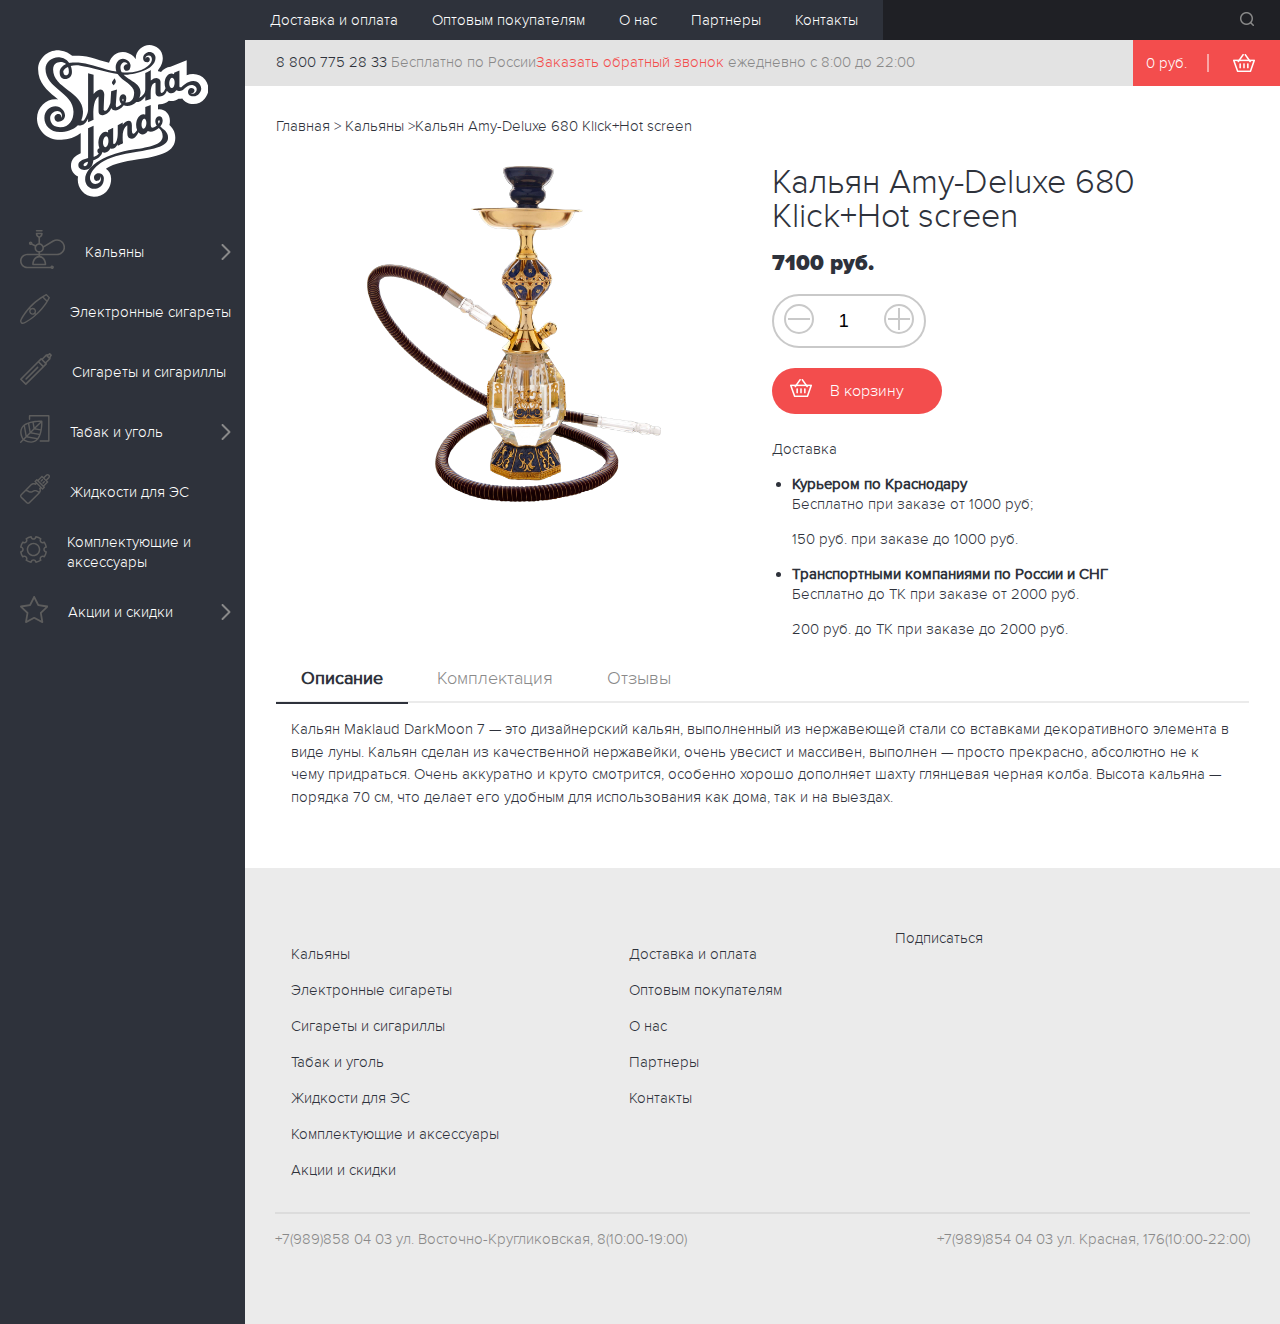
<file: product-item.html>
<!DOCTYPE html>
<html lang="ru">

<head>
    <meta charset="utf-8">
    <meta name="viewport" content="width=device-width,initial-scale=1,maximum-scale=1,user-scalable=no">
    <title>Кальян</title>
    <!--<link rel="stylesheet" href="https://cdnjs.cloudflare.com/ajax/libs/normalize/5.0.0/normalize.css" />-->
    <link href="css/style.css" rel="stylesheet">
    <link href="css/media.css" rel="stylesheet">
</head>

<body>
    <div class="wrapper clearfix">
        <aside class="col-nav">
            <nav>

                <a href="#" class="col-logo">
                    <span>
			<svg version="1.1"  xmlns="http://www.w3.org/2000/svg" xmlns:xlink="http://www.w3.org/1999/xlink" x="0px" y="0px"
	 width="80%" height="80%" viewBox="0 0 119.891 106" enable-background="new 0 0 119.891 106" xml:space="preserve">
<g>
	<path  d="M75.164,51.558c-0.922-0.104-1.843,1.363-2.057,3.279c-0.213,1.914,0.36,3.551,1.282,3.656
		c0.49,0.055,0.981-0.335,1.363-1.001c0.339-0.584,0.593-1.381,0.691-2.278c0.169-1.504-0.15-2.838-0.741-3.391
		C75.543,51.673,75.361,51.58,75.164,51.558z"/>
	<path d="M85.813,53.464c0-1.403-1.129-1.006-1.129,0.061c0,0.602,0.108,1.132,0.3,1.612
		C85.481,54.539,85.813,53.938,85.813,53.464z"/>
	<path d="M18.389,18.563c0,1.738,0.64,2.562,1.646,2.562c1.006,0,2.241-0.412,2.241-2.653
		c0-1.283-0.226-2.328-0.589-3.178C19.479,16.25,18.389,17.648,18.389,18.563z"/>
	<path d="M48.473,63.768c-1.042-0.121-2.072,1.493-2.303,3.606c-0.229,2.113,0.431,3.924,1.474,4.045
		c1.041,0.123,2.071-1.493,2.3-3.606S49.514,63.89,48.473,63.768z"/>
	<path d="M33.483,84.707c1.366,0,2.051-1.588,2.197-3.092c-0.483,0.13-0.919,0.26-1.282,0.394
		C32.294,82.786,31.928,84.707,33.483,84.707z"/>

		<ellipse transform="matrix(0.0413 -0.9991 0.9991 0.0413 63.971 119.661)" cx="94.343" cy="26.494" rx="3.649" ry="1.898"/>
	<path d="M117.604,24.316c-2.012-2.604-5.018-4.038-8.462-4.038c-1.634,0-3.143,0.33-4.498,0.833V10.685l-11.3,4.444
		c-2.65,0.183-4.99,1.591-6.656,3.781c-0.637-0.286-1.328-0.496-2.064-0.608v-0.737c2.741-3.106,3.309-6.304,3.309-8.417
		C87.932,3.422,83.125,0,78.479,0c-4.472,0-9.454,3.807-9.454,9.269c0,0.225,0.006,0.443,0.02,0.655
		c-0.454-0.718-1.01-1.402-1.655-2.03c-2.042-1.984-4.662-3.077-7.376-3.077c-4.573,0-8.352,3.167-9.674,7.665
		c-2.199-0.582-4.348-1.236-6.457-1.878c-4.292-1.307-8.346-2.542-12.084-2.883c-1.67-0.152-3.306-0.229-4.861-0.229
		c-0.893,0-1.682,0.025-2.363,0.062c-1.742-1.609-4.517-3.387-8.49-3.765c-0.431-0.041-0.869-0.062-1.304-0.062
		c-7.591,0-14.003,6.03-14.003,13.167c0,9.513,6.527,14.934,11.772,19.29c0.827,0.687,1.6,1.334,2.312,1.957
		c-0.656-0.12-1.328-0.183-2.008-0.183c-3.197,0-6.399,1.307-8.785,3.586C1.444,44.05,0,47.512,0,51.292
		c0,4.009,1.574,7.749,4.434,10.528c2.937,2.856,7.032,4.429,11.53,4.429c2.718,0,9.111-0.485,14.363-4.589
		c0.07,0,0.142,0,0.214-0.002v13.949c-3.65,1.513-6.801,4.019-6.801,8.78c0,3.313,1.99,6.12,4.958,7.492
		c-0.143,0.853-0.201,1.66-0.201,2.41c0,2.789,1.06,5.627,2.906,7.789c2.161,2.529,5.146,3.922,8.407,3.922
		c3.28,0,6.282-1.174,8.453-3.304c1.625-1.595,3.563-4.486,3.563-9.198c0-3.134-1.521-5.539-3.655-7.011
		c3.509-2.172,9.296-4.569,18.626-5.854c11.409-1.571,18.396-3.182,22.652-5.222c4.869-2.333,7.235-5.784,7.235-10.547
		c0-4.372-2.186-7.082-4.141-8.874c0.259-0.928,0.39-1.878,0.39-2.837c0-2.805-1.052-4.624-1.934-5.655
		c-1.373-1.605-3.375-2.526-5.492-2.526c-0.314,0-0.625,0.02-0.93,0.057v-3.29l0.568-0.187c0,0,0.459-0.141,0.712-0.141
		c2.435,0,4.612-0.83,6.374-2.371c0.557,0.116,1.125,0.175,1.7,0.175c1.808,0,3.534-0.574,5.025-1.633
		c0.246,0.008,0.463,0.008,0.646,0.008c0.705,0,1.36-0.083,1.967-0.227c1.467,2.441,4.229,3.91,7.754,3.91
		c3.12,0,5.971-1.388,8.028-3.907c1.589-1.947,2.538-4.402,2.538-6.568C119.891,28.593,119.035,26.169,117.604,24.316z
		 M87.856,52.855c0,1.541-0.664,2.929-1.64,4.091c2.04,2.091,5.391,3.502,5.391,7.619c0,4.635-3.051,7.608-25.464,10.694
		c-23.011,3.169-29.093,13.183-29.093,17.787c0,1.189,0.732,4.087,3.782,4.087c3.048,0,4.786-2.684,3.323-5.46
		c0.396,3.173-1.373,3.356-2.316,3.356c-0.946,0-2.013-0.641-2.013-2.378c0-1.738,1.676-2.99,3.09-2.99s3.831,0.915,3.831,3.539
		c0,4.94-3.109,7.379-6.892,7.379c-3.78,0-6.19-3.476-6.19-6.587c0-9.957,16.032-18.297,33.667-20.904
		c11.896-1.758,20.523-3.476,20.523-9.326c0-2.871-1.345-4.369-2.662-5.767c-1.874,1.669-4.28,2.663-5.634,2.663
		c-0.827,0-1.535-0.216-2.111-0.577c-0.98,1.581-2.396,2.542-3.897,2.436c-1.021-0.071-1.934-0.624-2.647-1.508
		c-0.706,1.612-2.27,4.501-4.547,4.501c-3.081,0-3.202-2.591-3.202-3.963c0-1.373,0-5.306,0-5.306s-4.392,1.158-3.019,12.38
		c-0.823,0.457-3.69,1.769-3.69,1.769v-1.065c-1.327,2.397-2.383,2.982-4.14,3.169c-0.451,0.048-0.792,0.004-1.05-0.093
		c-0.982,1.833-2.486,2.968-4.093,2.853c-0.502-0.037-0.976-0.192-1.413-0.448c-0.313,1.217-1.022,2.52-2.524,3.864
		c-0.959,0.858-2.36,1.455-3.813,1.921c-0.494,4.105-2.263,6.77-6.479,6.77c-2.196,0-4.025-1.349-4.025-3.27
		c0-1.614,0.463-3.39,6.801-5.081c0-5.656,0-20.818,0-20.818l3.843-1.774l0.015,21.338v0.035c0,0.117-0.002,0.234-0.002,0.349h0.002
		v0.006c0,0,0.162-0.019,0.432-0.088H40c0.707-0.181,2.148-0.713,3.318-2.192c-0.778-0.474-1.267-1.129-1.067-2.35
		c0.115-0.719,0.697-1.178,1.367-1.377c-0.53-1.275-0.789-2.844-0.674-4.52c0.276-4.029,2.615-7.142,5.224-6.953
		c0.546,0.038,1.06,0.219,1.53,0.52V59.64l3.546-1.854c0,0,0,8.143,0,10.173c0,2.029,1.098,1.241,1.51,0.737
		c0.411-0.503,1.692-2.768,1.692-6.907v-5.763l3.476-1.83v1.601c2.745-3.659,6.404-3.934,6.404,0.229
		c0,4.162-0.274,6.984,1.615,5.763c1.17-0.754,1.755-1.612,2.063-2.302c-0.529-1.241-0.787-2.765-0.672-4.391
		c0.276-3.916,2.615-6.94,5.223-6.757c0.402,0.028,0.787,0.132,1.148,0.298c0-2.854,0-5.328,0-5.328l3.797-1.433
		c0,0,0,11.374,0,13.386s0.366,2.775,1.891,2.441c0.65-0.145,1.553-0.681,2.371-1.361c-0.623-0.864-1.06-1.855-1.06-3.213
		C82.702,49.225,87.856,48.281,87.856,52.855z M109.37,35.854c-3.568,0-3.797-2.287-3.797-3.248s0.869-2.466,2.287-2.466
		s2.227,0.88,2.227,1.734s-0.671,1.844-1.708,1.844c-0.519,0-0.785-0.167-0.785-0.167s0.319,0.511,0.938,0.511
		c0.616,0,3.125-0.419,3.125-3.347c0-2.044-2.576-2.807-3.416-2.807c-4.406,0-5.366,4.261-8.593,4.261
		c-0.735,0-1.606-0.022-2.283-0.466c-0.858,1.292-2.059,2.091-3.387,2.091c-1.223,0-2.337-0.679-3.175-1.792
		c-1.012,2.58-2.679,3.987-4.899,3.987c-2.471,0-3.051-1.281-3.051-3.164v-6.396c-2.525,0.383-3.188,2.998-3.34,6.207
		c-0.084,1.778-0.014,5.091-0.014,5.091l-3.797,1.281v-3.233c-1.193,1.912-3.273,4.245-6.235,4.018
		c-1.881,1.846-4.362,2.829-6.435,2.829c-0.93,0-1.723-0.157-2.389-0.428c-1.71,2.314-4.223,3.616-5.479,3.616
		c-2.013,0-2.867-0.732-3.233-1.709c-1.401,3.476-3.842,4.757-6.037,4.94c-2.196,0.183-2.865-1.036-2.865-2.682V35.931
		c-4.82,2.805-3.477,16.345-3.477,16.345l-3.843,1.646v-2.47c-0.488,1.038-2.075,4.789-5.337,4.789c-0.74,0-1.323-0.059-1.78-0.148
		c-3.351,3.46-8.452,4.737-12.583,4.737c-6.77,0-10.841-4.666-10.841-9.834s4.049-8.212,7.73-8.212c3.681,0,6.679,3.293,6.679,6.382
		c0,3.089-2.357,4.483-4.62,4.483c-2.264,0-2.722-2.126-2.722-2.836s0.502-2.607,2.767-2.607c2.266,0,1.968,2.769,1.968,2.769
		s0.445-0.474,0.445-2.037c0-0.721-0.903-2.745-3.236-2.745s-4.985,2.013-4.985,4.895c0,0.96,0.229,6.435,6.998,6.435
		c6.771,0,9.332-5.489,9.332-10.827c0-13.585-19.578-16.01-19.578-30.098c0-4.807,4.895-8.462,9.697-8.005
		c4.503,0.428,6.595,3.591,6.838,3.985c0.007,0.013,0.015,0.027,0.023,0.04c0,0,3.202-0.609,8.874-0.091
		c6.346,0.58,14.678,4.435,24.106,6.023c-0.308-0.851-0.481-1.777-0.481-2.797c0-3.158,2.013-6.108,5.056-6.108
		s5.33,2.814,5.33,4.585c0,1.773-0.573,3.842-2.368,3.842c-1.797,0-2.378-1.327-2.378-2.241c0-0.915,0.538-2.39,2.664-2.39
		c0,0-0.412-1.327-2.104-1.327s-2.867,1.921-2.867,3.537c0,1.297,0.324,2.408,0.873,3.389c1.108,0.104,2.232,0.17,3.366,0.187
		c10.567,0.161,17.199-5.191,17.702-8.576c0.186-1.239-0.023-3.315-2.264-3.315c-2.242,0-2.265,2.446-2.265,2.446
		s0.32-1.418,1.577-1.418c0.963,0,1.533,0.869,1.533,1.716c0,1.464-1.052,1.943-2.059,1.943c-1.174,0-2.606-0.609-2.606-3.05
		c0-2.439,2.562-4.146,4.331-4.146c1.768,0,4.328,1.218,4.328,4.025c0,8.965-16.07,11.953-22.017,11.953
		c-0.097,0-0.197-0.001-0.3-0.003c3.948,4.121,11.827,5.93,11.827,12.026c0,1.596-0.351,3.014-0.938,4.241
		c1.837-0.926,4.277-2.773,4.277-6.049V19.523c0,0,2.104-0.801,3.843-2.073v7.425c4.3-3.842,6.815-0.732,6.815,0.834v6.073
		c0,0.869,0.046,1.83,0.869,1.784s1.784-1.189,2.562-3.086c0.025-0.063,0.052-0.121,0.077-0.18
		c-0.397-1.012-0.624-2.186-0.624-3.436c0-3.826,2.119-6.929,4.733-6.929c0.664,0,1.293,0.2,1.866,0.56v-1.124l3.722-1.463
		c0,0,0,10.155,0,10.855s0.823,1.066,1.372,0.701s3.995-4.36,8.249-4.36s5.626,3.66,5.626,5.398
		C114.813,32.24,112.938,35.854,109.37,35.854z"/>
	<path d="M59.67,38.415c0,0.269,0.109,0.729,0.53,1.12c0.192-0.478,0.26-0.895,0.26-1.211
		C60.46,37.261,59.67,37.409,59.67,38.415z"/>
	<path d="M56.346,20.281c-7.508-1.356-19.479-4.949-25.973-5.835c-2.732-0.374-4.99-0.218-6.779,0.216
		c0.442,1.067,0.832,2.472,0.832,4.199c0,3.293-2.217,4.916-4.711,4.916s-3.866-1.762-3.866-4.781c0-2.322,1.833-4.474,4.479-5.656
		c-1.246-1.16-2.76-1.502-3.495-1.502c-1.372,0-5.581,0.046-5.581,5.352c0,13.219,20.904,15.506,20.904,29.366
		c0,2.229-0.396,4.145-1.085,5.782c-0.005,0.013-0.011,0.023-0.015,0.037c-0.157,0.474,0.756,0.938,1.581,0.448
		c0.846-0.503,3.072-5.032,3.072-7.297V19.829l3.843,0.975c0,0,0,9.515,0,13.417c5.854-6.221,7.531-1.281,7.471,0.366
		c-0.061,1.647-0.366,8.937-0.366,9.423c0,0.489-0.518,1.921,1.129,1.921s3.385-4.94,3.536-5.641
		c0.152-0.701,0.527-7.981,0.527-7.981l4.047-1.189c0,0-0.731,10.588-0.731,11.205c0,0.619,0.046,1.42,0.961,0.984
		c1.37-0.655,2.327-1.387,2.987-2.101c-1.041-1.006-1.479-2.375-1.479-3.526c0-4.071,4.779-4.458,4.779-0.701
		c0,1.177-0.239,2.252-0.639,3.219c0.257,0.038,0.542,0.059,0.86,0.059c2.532,0,5.292-1.738,5.292-6.968
		C67.928,27.728,59.649,25.474,56.346,20.281z M54.821,26.499c-0.959,1.167-1.051,1.625-1.051,1.625s-2.223-1.284-1.006-2.814
		c1.271-1.599,1.372-2.013,1.372-2.013S55.783,25.333,54.821,26.499z"/>
</g>
</svg>
			</span>
                </a>

                <ul class="col-nav-list">
                    <li class="li2">
                        <a href="#" class="sub-menu-icon">
                            <span>
<svg class="menu-icon" version="1.1"  xmlns="http://www.w3.org/2000/svg" xmlns:xlink="http://www.w3.org/1999/xlink" x="0px" y="0px"
	 width="45.096px" height="39px" viewBox="0 0 45.096 39" enable-background="new 0 0 45.096 39" xml:space="preserve">
<g>
	<path d="M16.536,1.602h5.403c0.442,0,0.801-0.358,0.801-0.801S22.382,0,21.939,0h-5.403
		c-0.442,0-0.802,0.358-0.802,0.801S16.094,1.602,16.536,1.602z"/>
	<path  d="M37.024,9.129c-1.478,0-2.923,0.403-4.179,1.165c0,0.001-0.002,0-0.003,0.001l-9.308,5.615
		c-0.648-1.385-1.943-2.406-3.496-2.671V7.643c1.545-0.441,2.701-2.114,2.701-4.115c0-0.442-0.358-0.801-0.801-0.801h-5.403
		c-0.442,0-0.802,0.359-0.802,0.801c0,2.001,1.158,3.674,2.703,4.115v5.596c-1.238,0.212-2.311,0.902-3.025,1.875l-3.026-1.61
		c0.012-0.084,0.025-0.168,0.025-0.256c0-0.974-0.792-1.767-1.767-1.767s-1.768,0.793-1.768,1.767c0,0.975,0.793,1.768,1.768,1.768
		c0.287,0,0.556-0.076,0.797-0.199l3.252,1.729c-0.13,0.433-0.202,0.891-0.202,1.366c0,2.344,1.71,4.291,3.946,4.673v1.083H7.292
		C3.271,23.668,0,26.94,0,30.961s3.271,7.292,7.292,7.292h23.38c0.32,0.45,0.844,0.747,1.438,0.747c0.975,0,1.768-0.793,1.768-1.768
		c0-0.975-0.793-1.769-1.768-1.769c-0.77,0-1.42,0.498-1.662,1.187H7.292c-3.138,0-5.69-2.553-5.69-5.69
		c0-3.138,2.553-5.69,5.69-5.69h11.146v0.569c-3.515,0.496-6.255,4.204-6.255,8.695c0,0.442,0.358,0.801,0.801,0.801h12.508
		c0.442,0,0.801-0.359,0.801-0.801c0-4.491-2.739-8.199-6.253-8.695v-0.569h16.985c4.45,0,8.071-3.62,8.071-8.07
		C45.096,12.75,41.475,9.129,37.024,9.129z M10.479,13.248c0-0.091,0.074-0.165,0.166-0.165c0.09,0,0.165,0.074,0.165,0.165
		C10.81,13.431,10.479,13.431,10.479,13.248z M32.109,37.066c0.092,0,0.165,0.075,0.165,0.167c-0.001,0.125-0.151,0.157-0.25,0.111
		c-0.01-0.07-0.015-0.142-0.042-0.205C32.013,37.097,32.055,37.066,32.109,37.066z M24.656,33.734H13.818
		c0.305-3.569,2.619-6.353,5.42-6.353C22.038,27.381,24.352,30.165,24.656,33.734z M17.431,4.329h3.614
		c-0.251,1.051-0.977,1.834-1.807,1.834S17.682,5.38,17.431,4.329z M16.094,17.913c0-1.734,1.41-3.145,3.145-3.145
		s3.145,1.411,3.145,3.145s-1.41,3.145-3.145,3.145S16.094,19.646,16.094,17.913z M37.024,23.668H20.039v-1.083
		c2.236-0.383,3.945-2.33,3.945-4.673c0-0.131-0.009-0.261-0.02-0.39l9.705-5.855c0.002,0,0.002-0.001,0.002-0.001l0,0
		c1.007-0.611,2.166-0.935,3.353-0.935c3.567,0,6.47,2.902,6.47,6.469C43.494,20.767,40.592,23.668,37.024,23.668z"/>
</g>
</svg>
</span>
                            <span class="nav-name">Кальяны</span></a>
                        <ul class="sub-menu sub-menu1">
                            <li><a href="#">Кальяны</a></li>
                            <li><a href="#">Кальяны</a></li>
                            <li><a href="#">Кальяны</a></li>
                            <li><a href="#">Кальяны</a></li>
                            <li><a href="#">Кальяны</a></li>
                            <li><a href="#">Кальяны</a></li>
                            <li><a href="#">Кальяны</a></li>
                        </ul>
                    </li>
                    <li class="li3">
                        <a href="#">
                            <span><svg class="menu-icon" version="1.1"  xmlns="http://www.w3.org/2000/svg" xmlns:xlink="http://www.w3.org/1999/xlink" x="0px" y="0px"
	 width="29.998px" height="30px" viewBox="0 0 29.998 30" enable-background="new 0 0 29.998 30" xml:space="preserve">
<path d="M29.791,3.153l-2.945-2.945c-0.217-0.217-0.549-0.271-0.823-0.129C9.167,8.697,1.377,23.643,0.455,25.512
	c-0.731,1.147-0.566,2.667,0.398,3.632C1.405,29.696,2.138,30,2.918,30c0.559,0,1.1-0.157,1.567-0.456
	c1.87-0.923,16.813-8.708,25.434-25.568C30.06,3.702,30.007,3.37,29.791,3.153z M12.625,15.266c0.555,0,1.076,0.216,1.47,0.609
	c0.394,0.393,0.609,0.915,0.609,1.47c0,0.555-0.216,1.078-0.609,1.471c-0.785,0.785-2.155,0.785-2.94,0
	c-0.394-0.393-0.609-0.916-0.609-1.471c0-0.556,0.216-1.078,0.609-1.47C11.546,15.482,12.068,15.266,12.625,15.266z M3.824,28.291
	c-0.026,0.014-0.053,0.028-0.078,0.045c-0.577,0.382-1.396,0.3-1.891-0.193c-0.504-0.503-0.585-1.299-0.193-1.891
	c0.017-0.025,0.031-0.051,0.045-0.078c0.438-0.894,2.869-5.621,7.633-11.112l0.364,0.365c-0.373,0.565-0.575,1.226-0.575,1.919
	c0,0.933,0.363,1.812,1.023,2.472s1.539,1.024,2.473,1.024c0.691,0,1.354-0.203,1.918-0.575l0.395,0.394
	C9.445,25.423,4.718,27.853,3.824,28.291z M15.998,19.718l-0.453-0.454c0.373-0.565,0.575-1.226,0.575-1.919
	c0-0.934-0.364-1.812-1.024-2.472s-1.537-1.024-2.471-1.024c-0.693,0-1.354,0.202-1.92,0.576l-0.424-0.424
	c3.15-3.47,7.216-7.154,12.279-10.326l3.762,3.762C23.15,12.502,19.466,16.567,15.998,19.718z M27.079,6.192l-3.273-3.273
	c0.78-0.461,1.578-0.912,2.404-1.344l2.214,2.213C27.99,4.614,27.54,5.412,27.079,6.192z"/>
</svg>
</span>
                            <span class="nav-name">Электронные сигареты</span>
                        </a>
                    </li>
                    <li class="li4">
                        <a href="#">
                            <span>
			<svg class="menu-icon" version="1.1"  xmlns="http://www.w3.org/2000/svg" xmlns:xlink="http://www.w3.org/1999/xlink" x="0px" y="0px"
	 width="32.003px" height="32px" viewBox="0 0 32.003 32" enable-background="new 0 0 32.003 32" xml:space="preserve">
<g>
	<path d="M31.77,1.713L31.037,0.98c-0.002-0.002-0.002-0.003-0.004-0.005l-0.744-0.745
		c-0.168-0.167-0.404-0.251-0.64-0.227c-0.235,0.021-0.452,0.15-0.587,0.345c-0.034,0.05-0.856,1.198-2.656,0.95
		c-0.029-0.004-0.057,0.006-0.086,0.005c-0.015,0-0.029,0.001-0.043,0.002c-0.209,0.004-0.395,0.086-0.537,0.228v0l-3.854,3.854
		l-0.143-0.143c-0.313-0.312-0.816-0.312-1.129,0L0.234,25.627c-0.313,0.312-0.313,0.817,0,1.129l5.01,5.01
		C5.395,31.916,5.598,32,5.809,32c0.212,0,0.415-0.084,0.564-0.234l20.381-20.381c0.15-0.149,0.234-0.353,0.234-0.564
		c0-0.211-0.084-0.415-0.234-0.564l-0.133-0.134l3.854-3.854c0.012-0.013,0.018-0.031,0.029-0.045
		c0.036-0.042,0.063-0.086,0.089-0.133c0.024-0.043,0.048-0.084,0.064-0.131c0.017-0.049,0.022-0.099,0.03-0.151
		c0.004-0.035,0.021-0.068,0.021-0.104c0-0.019-0.01-0.037-0.011-0.056C30.695,5.63,30.703,5.613,30.7,5.594
		c-0.252-1.801,0.901-2.62,0.942-2.649c0.201-0.132,0.332-0.347,0.355-0.585C32.023,2.12,31.939,1.883,31.77,1.713z M29.736,1.936
		l0.158,0.159c0,0,0,0.001,0.001,0.002l0.169,0.17c-0.313,0.374-0.646,0.917-0.838,1.626l-1.117-1.116
		C28.82,2.585,29.361,2.249,29.736,1.936z M5.809,30.074l-3.881-3.882L18.358,9.761l3.882,3.882L5.809,30.074z M23.369,12.514
		l-3.883-3.882l1.693-1.693l0.143,0.143l3.605,3.606c0,0,0,0,0.001,0l0.133,0.133L23.369,12.514z M25.492,8.994l-2.477-2.477
		l3.289-3.289l2.477,2.477L25.492,8.994z"/>
	<path  d="M18.229,13.78c-0.311-0.312-0.816-0.312-1.128,0L5.483,25.396c-0.312,0.312-0.312,0.817,0,1.128
		c0.156,0.156,0.36,0.234,0.564,0.234s0.408-0.078,0.564-0.234l11.616-11.616C18.541,14.597,18.541,14.092,18.229,13.78z"/>
</g>
</svg>

			</span>
                            <span class="nav-name">Сигареты и сигариллы</span>
                        </a>
                    </li>
                    <li class="li5">
                        <a href="#" class="sub-menu-icon">
                            <span>
				<svg class="menu-icon" version="1.1"  xmlns="http://www.w3.org/2000/svg" xmlns:xlink="http://www.w3.org/1999/xlink" x="0px" y="0px"
	 width="29.518px" height="28px" viewBox="0 0 29.518 28" enable-background="new 0 0 29.518 28" xml:space="preserve">
<g>
	<path  d="M22.474,6.201c-0.018-0.365-0.31-0.658-0.676-0.675c0,0-0.457-0.022-1.239-0.022
		c-3.727,0-11.771,0.453-16.582,4.036C3.821,9.594,3.691,9.69,3.607,9.823c-0.898,0.726-1.669,1.569-2.255,2.554
		c-1.893,3.178-1.542,7.296,1.025,12.241l-2.17,2.169c-0.277,0.277-0.277,0.727,0,1.004C0.348,27.931,0.529,28,0.711,28
		s0.363-0.069,0.502-0.208l2.171-2.171c2.84,1.474,5.428,2.23,7.694,2.23c2.555,0,4.74-0.933,6.493-2.772
		c0.187-0.195,0.364-0.399,0.536-0.609c0.211-0.092,0.376-0.278,0.419-0.521c0.002-0.007-0.001-0.013,0-0.02
		C22.97,17.82,22.498,6.702,22.474,6.201z M7.721,21.284l2.748-2.748l8.542,1.537c-0.434,1.07-0.957,2.074-1.59,2.956L7.721,21.284z
		 M20.553,14.224l-4.892-0.88l5.409-5.409C21.051,9.416,20.946,11.727,20.553,14.224z M19.505,18.717l-7.813-1.405l2.745-2.746
		l5.865,1.055C20.096,16.658,19.835,17.704,19.505,18.717z M14.676,12.321l-0.878-4.877c2.527-0.398,4.848-0.499,6.271-0.516
		L14.676,12.321z M13.452,13.544l-2.746,2.747L9.304,8.49c1.015-0.329,2.061-0.591,3.096-0.797L13.452,13.544z M9.482,17.514
		l-2.747,2.747l-1.744-9.696c0.883-0.63,1.887-1.152,2.957-1.584L9.482,17.514z M2.572,13.104c0.323-0.542,0.716-1.037,1.165-1.488
		l1.774,9.868l-2.08,2.08C1.29,19.267,0.997,15.75,2.572,13.104z M4.439,24.566l2.058-2.059l9.857,1.773
		C13.561,27.033,9.546,27.11,4.439,24.566z"/>
	<path d="M28.807,0H9.541C9.148,0,8.83,0.318,8.83,0.71v3.64c0,0.392,0.318,0.71,0.711,0.71s0.71-0.318,0.71-0.71
		V1.42h17.846v23.833h-7.843c-0.393,0-0.71,0.318-0.71,0.71s0.317,0.71,0.71,0.71h8.553c0.393,0,0.711-0.318,0.711-0.71V0.71
		C29.518,0.318,29.199,0,28.807,0z"/>
</g>
</svg>
</span>
                            <span class="nav-name">Табак и уголь</span>
                        </a>
                        <ul class="sub-menu sub-menu2">
                            <li class="subli1"><a href="#">Кальяны</a></li>
                            <li class="subli1"><a href="#">Кальяны</a></li>
                            <li class="subli1"><a href="#">Кальяны</a></li>
                            <li class="subli1"><a href="#">Кальяны</a></li>
                            <li class="subli1"><a href="#">Кальяны</a></li>
                            <li class="subli1"><a href="#">Кальяны</a></li>
                            <li class="subli1"><a href="#">Кальяны</a></li>
                        </ul>
                    </li>
                    <li class="li6">
                        <a href="#"><span>
			<svg class="menu-icon" version="1.1"  xmlns="http://www.w3.org/2000/svg" xmlns:xlink="http://www.w3.org/1999/xlink" x="0px" y="0px"
	 width="30.036px" height="30px" viewBox="0 0 30.036 30" enable-background="new 0 0 30.036 30" xml:space="preserve">
<g>
	<path  d="M29.322,0.714c-0.952-0.952-2.501-0.952-3.454,0l-2.302,2.303l-1.087-1.087
		c-0.271-0.271-0.752-0.271-1.023,0l-3.709,3.709l-0.384-0.384c-0.271-0.271-0.752-0.271-1.023,0l-1.727,1.727
		c-0.283,0.283-0.283,0.741,0,1.023l1.006,1.006c-0.002,0.002-0.004,0.002-0.007,0.004l-0.278,0.279
		c-1.151-0.44-3.148-0.561-4.965,1.256l-9.63,9.631c-0.073,0.065-0.712,0.669-0.738,1.641c-0.019,0.729,0.307,1.434,0.967,2.095
		l1.214,1.215l2.687,2.687l1.215,1.214C6.727,29.675,7.41,30,8.118,30c0.021,0,0.041,0,0.062-0.001
		c0.971-0.025,1.574-0.666,1.613-0.711l9.657-9.657c1.816-1.816,1.695-3.814,1.256-4.965l0.279-0.279
		c0.002-0.001,0.002-0.004,0.005-0.006l1.041,1.042c0.142,0.141,0.327,0.212,0.512,0.212c0.186,0,0.37-0.071,0.512-0.212
		l1.727-1.727c0.136-0.136,0.212-0.32,0.212-0.512s-0.076-0.376-0.212-0.512l-0.384-0.383l3.709-3.71
		c0.283-0.283,0.283-0.74,0-1.023L27.021,6.47l2.302-2.302C30.274,3.215,30.274,1.666,29.322,0.714z M8.744,28.292
		c-0.002,0.002-0.254,0.251-0.603,0.26c-0.311-0.01-0.666-0.175-1.035-0.543l-1.214-1.215l-2.687-2.687l-1.215-1.214
		c-0.364-0.364-0.546-0.707-0.544-1.021c0.004-0.364,0.266-0.622,0.288-0.643l4.025-4.025c0.119,0.084,0.256,0.145,0.412,0.145
		c0.915,0,1.333,0.269,1.862,0.609c0.612,0.393,1.306,0.838,2.645,0.838s2.032-0.445,2.645-0.838c0.53-0.34,0.95-0.609,1.864-0.609
		c0.916,0,1.334,0.269,1.864,0.609c0.377,0.242,0.785,0.502,1.356,0.668L8.744,28.292z M19.963,13.364l-0.641,0.639
		c-0.236,0.236-0.279,0.604-0.105,0.889c0.008,0.014,0.64,1.089,0.087,2.437c-0.652-0.067-1.023-0.301-1.471-0.588
		c-0.612-0.393-1.306-0.838-2.646-0.838s-2.034,0.445-2.646,0.838c-0.53,0.34-0.948,0.609-1.863,0.609
		c-0.914,0-1.332-0.269-1.862-0.609c-0.471-0.303-0.995-0.634-1.82-0.771l4.396-4.396c1.852-1.852,3.646-0.83,3.716-0.79
		c0.287,0.176,0.652,0.131,0.889-0.105l0.641-0.64c0.001-0.001,0.001-0.004,0.003-0.005l3.327,3.327
		C19.966,13.361,19.964,13.362,19.963,13.364z M22.543,13.889l-6.396-6.396l0.704-0.704l0.383,0.383c0.001,0,0.001,0,0.001,0.001
		l2.813,2.813l3.198,3.198L22.543,13.889z M23.375,11.266l-2.303-2.302L18.77,6.662l3.198-3.198l4.604,4.605L23.375,11.266z
		 M28.299,3.145l-2.302,2.302L24.59,4.04l2.302-2.302c0.389-0.388,1.02-0.388,1.407,0C28.687,2.125,28.687,2.756,28.299,3.145z"/>
	<path  d="M23.772,7.143l-1.259,1.259c-0.283,0.282-0.283,0.74,0,1.023c0.141,0.141,0.326,0.212,0.512,0.212
		c0.185,0,0.37-0.071,0.511-0.212l1.26-1.259c0.282-0.283,0.282-0.74,0-1.023C24.513,6.86,24.056,6.86,23.772,7.143z"/>
	<path d="M22.894,5.241c-0.282-0.283-0.74-0.283-1.023,0L20.611,6.5c-0.283,0.283-0.283,0.741,0,1.023
		c0.142,0.142,0.326,0.212,0.512,0.212c0.185,0,0.37-0.07,0.512-0.212l1.259-1.259C23.176,5.981,23.176,5.523,22.894,5.241z"/>
</g>
</svg>

			</span>
			<span class="nav-name">Жидкости для ЭС</span>
			</a>
                    </li>
                    <li class="li7">
                        <a href="#"><span><svg class="menu-icon" version="1.1"  xmlns="http://www.w3.org/2000/svg" xmlns:xlink="http://www.w3.org/1999/xlink" x="0px" y="0px"
	 width="27px" height="27px" viewBox="0 0 27 27" enable-background="new 0 0 27 27" xml:space="preserve">
<g>
	<path d="M15.907,27c-0.167,0-0.331-0.054-0.465-0.156c-0.173-0.131-0.284-0.33-0.304-0.546
		c-0.078-0.859-0.782-1.508-1.638-1.508c-0.856,0-1.56,0.648-1.638,1.508c-0.02,0.217-0.13,0.415-0.303,0.546
		c-0.174,0.131-0.396,0.181-0.608,0.143c-1.869-0.352-3.614-1.074-5.185-2.146c-0.18-0.123-0.299-0.316-0.329-0.531
		c-0.03-0.216,0.032-0.434,0.171-0.601c0.553-0.663,0.514-1.62-0.091-2.225c-0.584-0.585-1.589-0.623-2.225-0.091
		c-0.167,0.14-0.386,0.204-0.601,0.171c-0.215-0.03-0.409-0.149-0.531-0.329c-1.073-1.571-1.795-3.315-2.146-5.185
		c-0.04-0.213,0.012-0.434,0.143-0.608c0.131-0.173,0.33-0.284,0.546-0.303C1.562,15.06,2.21,14.356,2.21,13.5
		s-0.648-1.56-1.507-1.638c-0.217-0.02-0.415-0.13-0.546-0.303c-0.131-0.173-0.183-0.395-0.143-0.608
		c0.351-1.87,1.073-3.614,2.146-5.185c0.123-0.18,0.316-0.299,0.531-0.329c0.215-0.033,0.434,0.032,0.601,0.171
		c0.637,0.53,1.641,0.492,2.226-0.092c0.605-0.605,0.645-1.562,0.091-2.225C5.469,3.125,5.407,2.907,5.437,2.691
		c0.03-0.215,0.149-0.409,0.329-0.531c1.57-1.072,3.314-1.794,5.185-2.146c0.214-0.04,0.434,0.012,0.608,0.143
		c0.173,0.131,0.283,0.33,0.303,0.546C11.94,1.562,12.645,2.21,13.5,2.21c0.855,0,1.56-0.648,1.638-1.508
		c0.02-0.217,0.13-0.415,0.304-0.546c0.173-0.131,0.395-0.182,0.608-0.143c1.87,0.351,3.614,1.073,5.185,2.146
		c0.18,0.123,0.299,0.316,0.33,0.531c0.03,0.216-0.033,0.434-0.172,0.602c-0.554,0.663-0.514,1.619,0.091,2.224
		c0.584,0.584,1.588,0.622,2.226,0.092c0.167-0.14,0.385-0.204,0.601-0.171c0.215,0.03,0.408,0.149,0.531,0.329
		c1.073,1.57,1.795,3.314,2.146,5.185c0.04,0.213-0.012,0.435-0.143,0.608c-0.131,0.173-0.33,0.284-0.546,0.303
		c-0.859,0.078-1.508,0.782-1.508,1.638s0.648,1.56,1.508,1.638c0.217,0.02,0.415,0.13,0.546,0.303
		c0.131,0.173,0.183,0.395,0.143,0.608c-0.351,1.87-1.073,3.614-2.146,5.185c-0.122,0.18-0.315,0.299-0.531,0.329
		c-0.216,0.031-0.435-0.032-0.601-0.172c-0.637-0.531-1.641-0.493-2.225,0.092c-0.605,0.605-0.645,1.562-0.092,2.225
		c0.139,0.167,0.202,0.385,0.171,0.601c-0.03,0.215-0.149,0.408-0.329,0.531c-1.57,1.073-3.314,1.794-5.184,2.146
		C16.003,26.995,15.955,27,15.907,27z M13.5,23.246c1.363,0,2.527,0.844,2.984,2.066c1.15-0.289,2.241-0.74,3.258-1.349
		c-0.541-1.187-0.315-2.607,0.65-3.571c0.924-0.924,2.39-1.178,3.569-0.646c0.609-1.018,1.062-2.11,1.351-3.261
		c-1.222-0.456-2.066-1.621-2.066-2.984s0.844-2.528,2.066-2.984c-0.289-1.151-0.741-2.243-1.351-3.261
		c-1.178,0.532-2.645,0.278-3.569-0.646c-0.965-0.964-1.191-2.385-0.649-3.571c-1.018-0.609-2.109-1.061-3.259-1.349
		C16.028,2.91,14.864,3.754,13.5,3.754s-2.527-0.844-2.984-2.065c-1.15,0.289-2.242,0.74-3.259,1.349
		c0.542,1.187,0.315,2.607-0.649,3.571c-0.924,0.924-2.391,1.179-3.57,0.646c-0.609,1.019-1.062,2.11-1.35,3.261
		c1.222,0.456,2.065,1.621,2.065,2.984c0,1.363-0.844,2.527-2.065,2.984c0.288,1.151,0.741,2.243,1.35,3.261
		c1.178-0.532,2.646-0.278,3.57,0.646c0.964,0.964,1.19,2.385,0.649,3.571c1.018,0.609,2.109,1.061,3.259,1.349
		C10.973,24.09,12.137,23.246,13.5,23.246z"/>
</g>
<g>
	<path d="M13.5,20.312c-3.756,0-6.812-3.056-6.812-6.812c0-3.756,3.056-6.812,6.812-6.812s6.812,3.056,6.812,6.812
		C20.312,17.256,17.256,20.312,13.5,20.312z M13.5,8.232c-2.905,0-5.268,2.363-5.268,5.268s2.363,5.268,5.268,5.268
		c2.904,0,5.268-2.363,5.268-5.268S16.405,8.232,13.5,8.232z"/>
</g>
</svg>
</span>
<span class="nav-name">Комплектующие и аксессуары</span>
			</a>
                    </li>
                    <li class="li8">
                        <a href="#" class="sub-menu-icon"><span><svg class="menu-icon" version="1.1"  xmlns="http://www.w3.org/2000/svg" xmlns:xlink="http://www.w3.org/1999/xlink" x="0px" y="0px"
	 width="28.34px" height="27px" viewBox="0 0 28.34 27" enable-background="new 0 0 28.34 27" xml:space="preserve">
<g>
	<path d="M22.373,27c-0.143,0-0.287-0.034-0.418-0.103l-7.785-4.094l-7.785,4.094
		c-0.303,0.158-0.669,0.131-0.945-0.068c-0.276-0.202-0.415-0.542-0.357-0.879l1.487-8.669l-6.298-6.139
		c-0.245-0.239-0.333-0.595-0.227-0.92C0.149,9.897,0.43,9.66,0.769,9.611l8.704-1.265l3.892-7.887c0.302-0.613,1.308-0.613,1.61,0
		l3.892,7.887l8.705,1.265c0.338,0.049,0.619,0.286,0.724,0.611c0.106,0.325,0.017,0.682-0.227,0.92l-6.298,6.139l1.487,8.669
		c0.057,0.337-0.081,0.677-0.357,0.879C22.744,26.942,22.559,27,22.373,27z M14.17,20.893c0.144,0,0.287,0.033,0.417,0.103
		l6.593,3.466l-1.259-7.342c-0.049-0.291,0.047-0.587,0.258-0.794l5.333-5.199l-7.371-1.071c-0.292-0.042-0.545-0.226-0.676-0.491
		L14.17,2.885l-3.296,6.679c-0.131,0.265-0.384,0.449-0.676,0.491l-7.371,1.071l5.333,5.199c0.211,0.207,0.308,0.503,0.258,0.794
		L7.16,24.461l6.593-3.466C13.883,20.926,14.026,20.893,14.17,20.893z"/>
</g>
</svg>
</span>
			<span class="nav-name">Акции и скидки</span>
			</a>
                        <ul class="sub-menu sub-menu3">
                            <li class="subli1"><a href="#">Кальяны</a></li>
                            <li class="subli1"><a href="#">Кальяны</a></li>
                            <li class="subli1"><a href="#">Кальяны</a></li>
                            <li class="subli1"><a href="#">Кальяны</a></li>
                            <li class="subli1"><a href="#">Кальяны</a></li>
                            <li class="subli1"><a href="#">Кальяны</a></li>
                            <li class="subli1"><a href="#">Кальяны</a></li>
                        </ul>
                    </li>
                </ul>
            </nav>
        </aside>
        <main class="main">
            <header class="header distance">
                <div class="info-nav clearfix">
                    <nav class="h-nav">
                        <span class="hn-open"></span>
                        <span class="hn-close"></span>
                        <ul class="info-nav-list">
                            <li><a href="#">Доставка и оплата</a></li>
                            <li><a href="#">Оптовым покупателям</a></li>
                            <li><a href="#">О нас</a></li>
                            <li><a href="#">Партнеры</a></li>
                            <li><a href="#">Контакты</a></li>
                        </ul>
                    </nav>
                    <a href="#" class="search"></a>
                </div>

                <div class="div-phone">
                    <span class="phone">8 800 775 28 33</span> Бесплатно по России<a href="/" class="call">Заказать обратный звонок</a> <span class="time">ежедневно с 8:00 до 22:00</span></div>
                <a href="#" class="top-basket"><span>0 руб.</span></a>

            </header>
            <div class="container">
                <a href="/">Главная</a> > <a href="/">Кальяны</a> ><span>Кальян Amy-Deluxe 680 Klick+Hot screen</span>
                <article class="item">
                    <div class="item-img">
                        <img src="img/img2.png" alt="" width="294" height="336">
                    </div>
                    <div class="item-info">
                        <h1>Кальян Amy-Deluxe 680 Klick+Hot screen</h1>

                        <span class="order-price">7100 руб.</span>

                        <div class="order-number">
                            <div class="order-minus"></div>
                            <input id="number" type="number" min="1" max="20" step="1" value="1">
                            <div class="order-plus"></div>
                        </div>

                        <div class="item-basket">
                            <a href="" class="basket">В&nbsp;корзину</a>
                        </div>
                        <div class="item-delivery">
                            <p>Доставка</p>
							<ul>
                                <li>Курьером по Краснодару
                                    <p>Бесплатно при заказе от 1000 руб;</p>
                                    <p>150 руб. при заказе до 1000 руб.</p>
                                </li>
                                <li>Транспортными компаниями по России и СНГ
                                    <p>Бесплатно до ТК при заказе от 2000 руб. </p>
                                    <p>200 руб. до ТК при заказе до 2000 руб.</p>
                                </li>
                            </ul>
                        </div>
                    </div>
                </article>
                <div class="tabs">
                    <input id="tab1" type="radio" name="tabs" checked>
                    <label for="tab1" title="Вкладка 1">Описание</label>

                    <input id="tab2" type="radio" name="tabs">
                    <label for="tab2" title="Вкладка 2">Комплектация</label>

                    <input id="tab3" type="radio" name="tabs">
                    <label for="tab3" title="Вкладка 3">Отзывы</label>

                    <section id="content-tab1">
                        <p>
                            Кальян Maklaud DarkMoon 7 — это дизайнерский кальян, выполненный из нержавеющей стали со вставками декоративного элемента в виде луны. Кальян сделан из качественной нержавейки, очень увесист и массивен, выполнен — просто прекрасно, абсолютно не к чему придраться. Очень аккуратно и круто смотрится, особенно хорошо дополняет шахту глянцевая черная колба. Высота кальяна — порядка 70 см, что делает его удобным для использования как дома, так и на выездах.
                        </p>
                    </section>
                    <section id="content-tab2">
                        <p>
                            Кальян Maklaud DarkMoon 7 — это дизайнерский кальян, выполненный из нержавеющей стали со вставками декоративного элемента в виде луны. Кальян сделан из качественной нержавейки, очень увесист и массивен, выполнен — просто прекрасно, абсолютно не к чему придраться.
                        </p>
                    </section>
                    <section id="content-tab3">
                        <p>
                            Кальян Maklaud DarkMoon 7 — это дизайнерский кальян, выполненный из нержавеющей стали со вставками декоративного элемента в виде луны.
                        </p>
                    </section>
                </div>

            </div>
            <footer class="footer">
                <nav class="footer-nav clearfix">
                    <ul class="nav-left">
                        <li>Кальяны</li>
                        <li>Электронные сигареты</li>
                        <li>Сигареты и сигариллы</li>
                        <li>Табак и уголь</li>
                        <li>Жидкости для ЭС</li>
                        <li>Комплектующие и аксессуары</li>
                        <li>Акции и скидки</li>
                    </ul>
                    <ul class="nav-right">
                        <li>Доставка и оплата</li>
                        <li>Оптовым покупателям</li>
                        <li>О нас</li>
                        <li>Партнеры</li>
                        <li>Контакты</li>
                    </ul>
                    <div class="social">
                        <a href="" class="vk">Подписаться</a>
                    </div>
                </nav>

                <div class="feedback">
                    <p class="left">+7(989)858 04 03 ул. Восточно-Кругликовская, 8(10:00-19:00)</p>
                    <p class="right">+7(989)854 04 03 ул. Красная, 176(10:00-22:00)</p>
                </div>
            </footer>
        </main>
    </div>

</body>

</html>
</file>
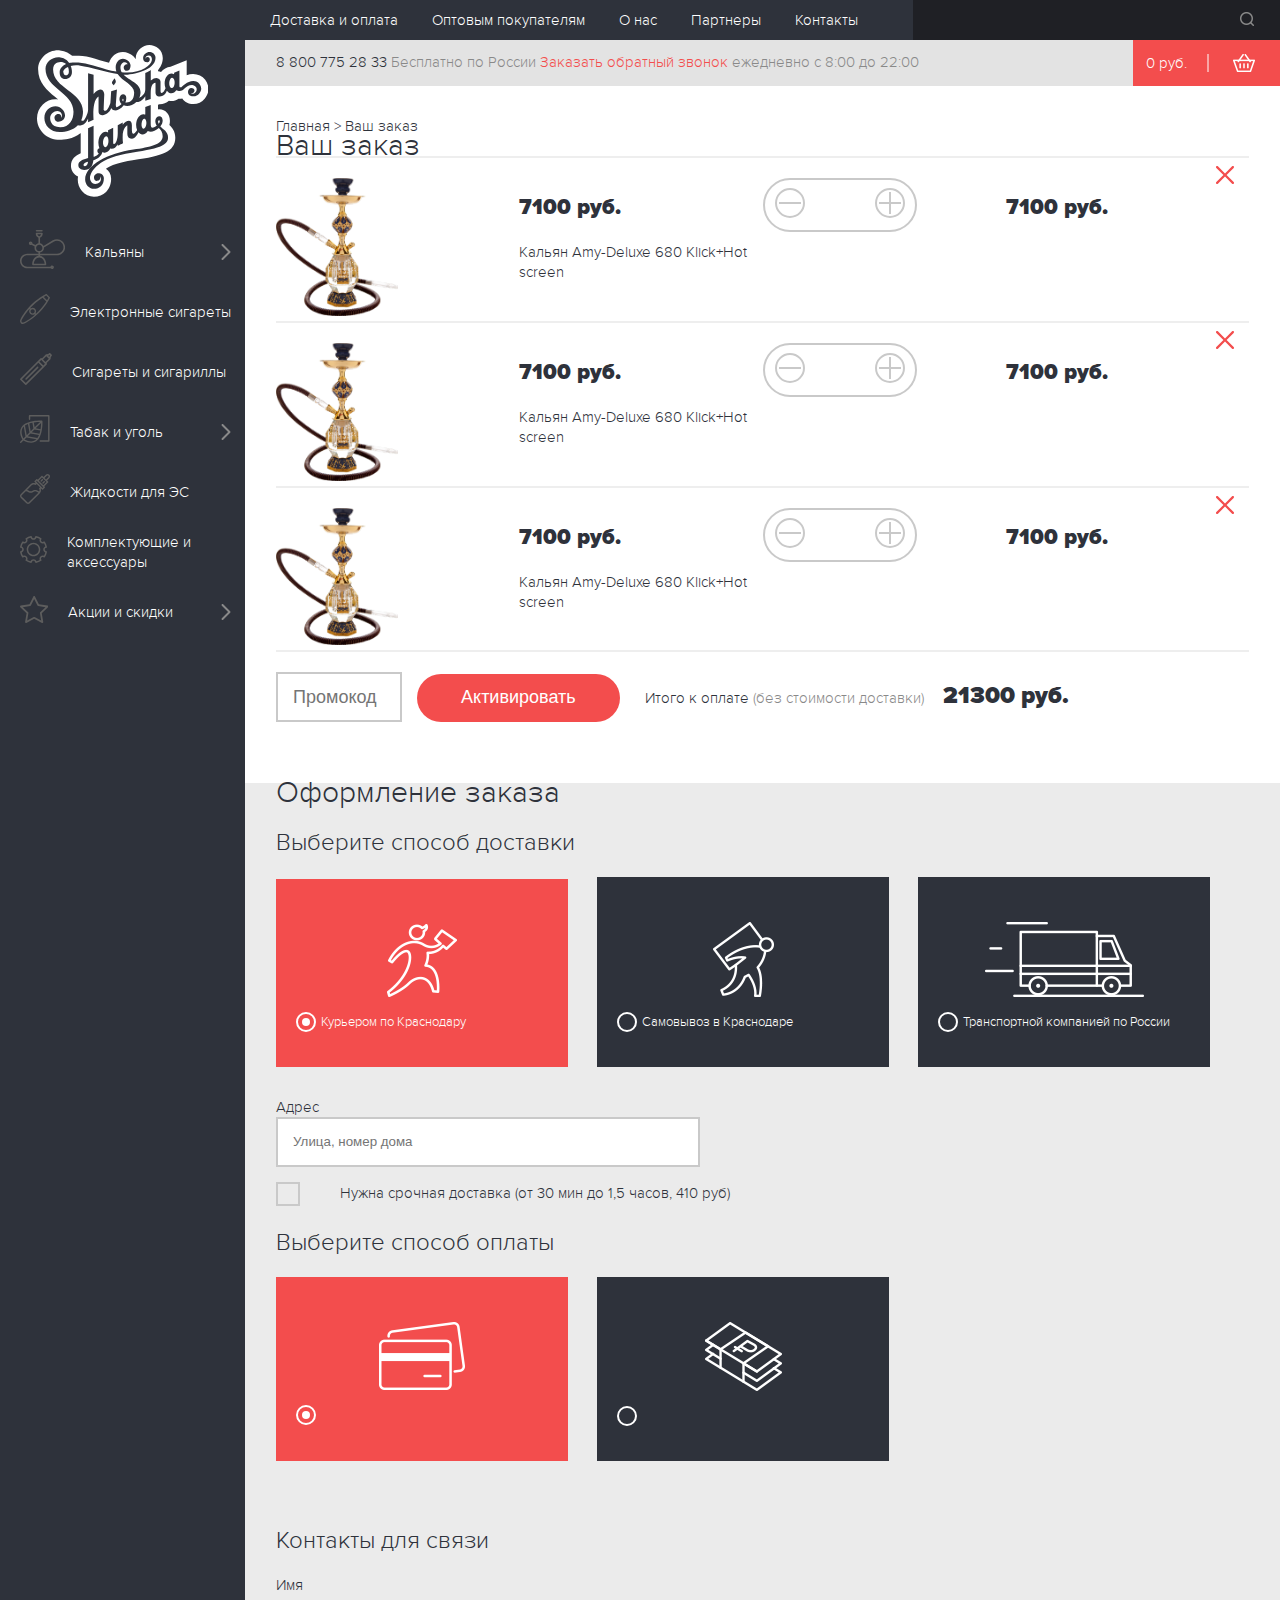
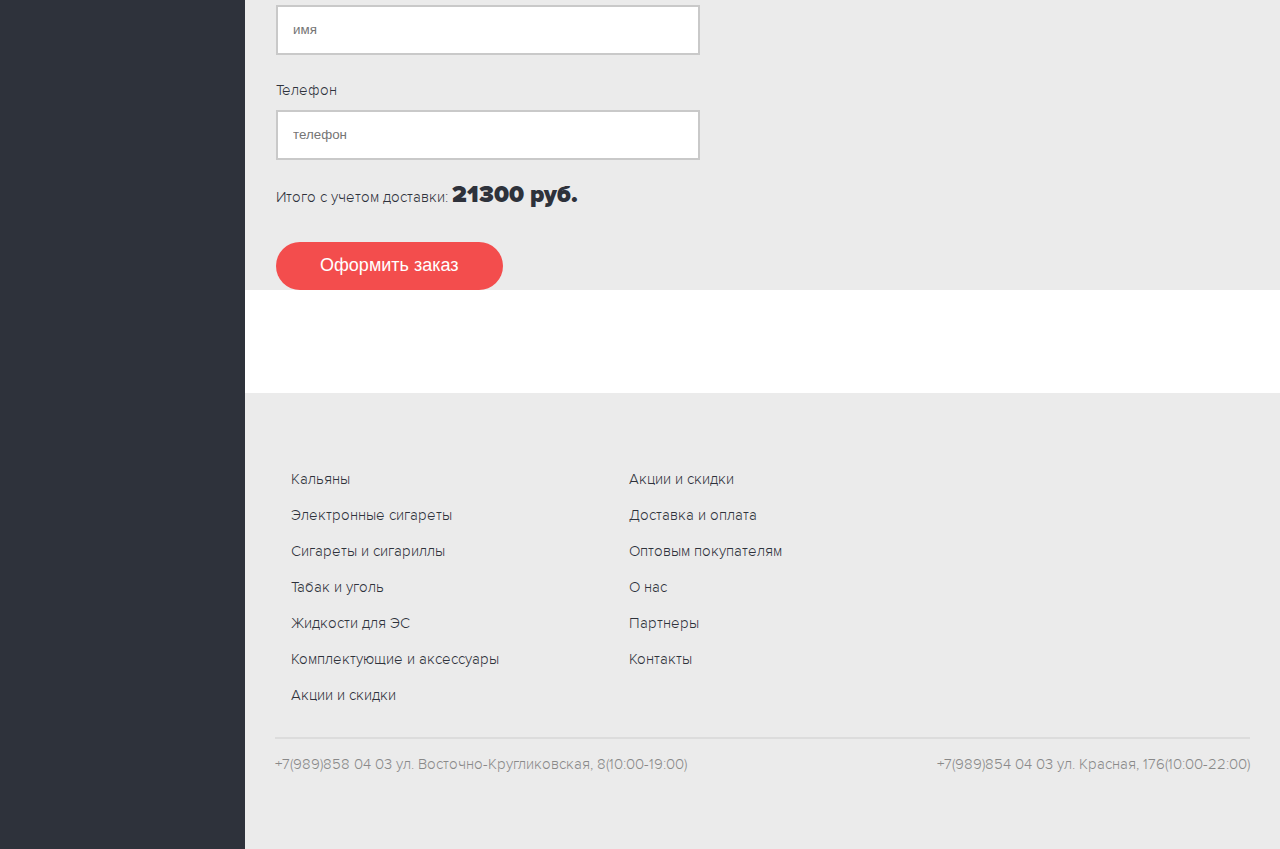
<file: product.html>
<!DOCTYPE html>
<html lang="ru">

<head>
    <meta charset="utf-8">
    <meta name="viewport" content="width=device-width,initial-scale=1,maximum-scale=1,user-scalable=no">
    <title>Корзина</title>
    <!--<link rel="stylesheet" href="https://cdnjs.cloudflare.com/ajax/libs/normalize/5.0.0/normalize.css" />-->
    <link href="css/style.css" rel="stylesheet">
    <link href="css/media.css" rel="stylesheet">
</head>

<body>
    <div class="wrapper clearfix">
        <aside class="col-nav">
            <nav>

                <a href="#" class="col-logo">
                    <span>
			<svg version="1.1"  xmlns="http://www.w3.org/2000/svg" xmlns:xlink="http://www.w3.org/1999/xlink" x="0px" y="0px"
	 width="80%" height="80%" viewBox="0 0 119.891 106" enable-background="new 0 0 119.891 106" xml:space="preserve">
<g>
	<path  d="M75.164,51.558c-0.922-0.104-1.843,1.363-2.057,3.279c-0.213,1.914,0.36,3.551,1.282,3.656
		c0.49,0.055,0.981-0.335,1.363-1.001c0.339-0.584,0.593-1.381,0.691-2.278c0.169-1.504-0.15-2.838-0.741-3.391
		C75.543,51.673,75.361,51.58,75.164,51.558z"/>
	<path d="M85.813,53.464c0-1.403-1.129-1.006-1.129,0.061c0,0.602,0.108,1.132,0.3,1.612
		C85.481,54.539,85.813,53.938,85.813,53.464z"/>
	<path d="M18.389,18.563c0,1.738,0.64,2.562,1.646,2.562c1.006,0,2.241-0.412,2.241-2.653
		c0-1.283-0.226-2.328-0.589-3.178C19.479,16.25,18.389,17.648,18.389,18.563z"/>
	<path d="M48.473,63.768c-1.042-0.121-2.072,1.493-2.303,3.606c-0.229,2.113,0.431,3.924,1.474,4.045
		c1.041,0.123,2.071-1.493,2.3-3.606S49.514,63.89,48.473,63.768z"/>
	<path d="M33.483,84.707c1.366,0,2.051-1.588,2.197-3.092c-0.483,0.13-0.919,0.26-1.282,0.394
		C32.294,82.786,31.928,84.707,33.483,84.707z"/>

		<ellipse transform="matrix(0.0413 -0.9991 0.9991 0.0413 63.971 119.661)" cx="94.343" cy="26.494" rx="3.649" ry="1.898"/>
	<path d="M117.604,24.316c-2.012-2.604-5.018-4.038-8.462-4.038c-1.634,0-3.143,0.33-4.498,0.833V10.685l-11.3,4.444
		c-2.65,0.183-4.99,1.591-6.656,3.781c-0.637-0.286-1.328-0.496-2.064-0.608v-0.737c2.741-3.106,3.309-6.304,3.309-8.417
		C87.932,3.422,83.125,0,78.479,0c-4.472,0-9.454,3.807-9.454,9.269c0,0.225,0.006,0.443,0.02,0.655
		c-0.454-0.718-1.01-1.402-1.655-2.03c-2.042-1.984-4.662-3.077-7.376-3.077c-4.573,0-8.352,3.167-9.674,7.665
		c-2.199-0.582-4.348-1.236-6.457-1.878c-4.292-1.307-8.346-2.542-12.084-2.883c-1.67-0.152-3.306-0.229-4.861-0.229
		c-0.893,0-1.682,0.025-2.363,0.062c-1.742-1.609-4.517-3.387-8.49-3.765c-0.431-0.041-0.869-0.062-1.304-0.062
		c-7.591,0-14.003,6.03-14.003,13.167c0,9.513,6.527,14.934,11.772,19.29c0.827,0.687,1.6,1.334,2.312,1.957
		c-0.656-0.12-1.328-0.183-2.008-0.183c-3.197,0-6.399,1.307-8.785,3.586C1.444,44.05,0,47.512,0,51.292
		c0,4.009,1.574,7.749,4.434,10.528c2.937,2.856,7.032,4.429,11.53,4.429c2.718,0,9.111-0.485,14.363-4.589
		c0.07,0,0.142,0,0.214-0.002v13.949c-3.65,1.513-6.801,4.019-6.801,8.78c0,3.313,1.99,6.12,4.958,7.492
		c-0.143,0.853-0.201,1.66-0.201,2.41c0,2.789,1.06,5.627,2.906,7.789c2.161,2.529,5.146,3.922,8.407,3.922
		c3.28,0,6.282-1.174,8.453-3.304c1.625-1.595,3.563-4.486,3.563-9.198c0-3.134-1.521-5.539-3.655-7.011
		c3.509-2.172,9.296-4.569,18.626-5.854c11.409-1.571,18.396-3.182,22.652-5.222c4.869-2.333,7.235-5.784,7.235-10.547
		c0-4.372-2.186-7.082-4.141-8.874c0.259-0.928,0.39-1.878,0.39-2.837c0-2.805-1.052-4.624-1.934-5.655
		c-1.373-1.605-3.375-2.526-5.492-2.526c-0.314,0-0.625,0.02-0.93,0.057v-3.29l0.568-0.187c0,0,0.459-0.141,0.712-0.141
		c2.435,0,4.612-0.83,6.374-2.371c0.557,0.116,1.125,0.175,1.7,0.175c1.808,0,3.534-0.574,5.025-1.633
		c0.246,0.008,0.463,0.008,0.646,0.008c0.705,0,1.36-0.083,1.967-0.227c1.467,2.441,4.229,3.91,7.754,3.91
		c3.12,0,5.971-1.388,8.028-3.907c1.589-1.947,2.538-4.402,2.538-6.568C119.891,28.593,119.035,26.169,117.604,24.316z
		 M87.856,52.855c0,1.541-0.664,2.929-1.64,4.091c2.04,2.091,5.391,3.502,5.391,7.619c0,4.635-3.051,7.608-25.464,10.694
		c-23.011,3.169-29.093,13.183-29.093,17.787c0,1.189,0.732,4.087,3.782,4.087c3.048,0,4.786-2.684,3.323-5.46
		c0.396,3.173-1.373,3.356-2.316,3.356c-0.946,0-2.013-0.641-2.013-2.378c0-1.738,1.676-2.99,3.09-2.99s3.831,0.915,3.831,3.539
		c0,4.94-3.109,7.379-6.892,7.379c-3.78,0-6.19-3.476-6.19-6.587c0-9.957,16.032-18.297,33.667-20.904
		c11.896-1.758,20.523-3.476,20.523-9.326c0-2.871-1.345-4.369-2.662-5.767c-1.874,1.669-4.28,2.663-5.634,2.663
		c-0.827,0-1.535-0.216-2.111-0.577c-0.98,1.581-2.396,2.542-3.897,2.436c-1.021-0.071-1.934-0.624-2.647-1.508
		c-0.706,1.612-2.27,4.501-4.547,4.501c-3.081,0-3.202-2.591-3.202-3.963c0-1.373,0-5.306,0-5.306s-4.392,1.158-3.019,12.38
		c-0.823,0.457-3.69,1.769-3.69,1.769v-1.065c-1.327,2.397-2.383,2.982-4.14,3.169c-0.451,0.048-0.792,0.004-1.05-0.093
		c-0.982,1.833-2.486,2.968-4.093,2.853c-0.502-0.037-0.976-0.192-1.413-0.448c-0.313,1.217-1.022,2.52-2.524,3.864
		c-0.959,0.858-2.36,1.455-3.813,1.921c-0.494,4.105-2.263,6.77-6.479,6.77c-2.196,0-4.025-1.349-4.025-3.27
		c0-1.614,0.463-3.39,6.801-5.081c0-5.656,0-20.818,0-20.818l3.843-1.774l0.015,21.338v0.035c0,0.117-0.002,0.234-0.002,0.349h0.002
		v0.006c0,0,0.162-0.019,0.432-0.088H40c0.707-0.181,2.148-0.713,3.318-2.192c-0.778-0.474-1.267-1.129-1.067-2.35
		c0.115-0.719,0.697-1.178,1.367-1.377c-0.53-1.275-0.789-2.844-0.674-4.52c0.276-4.029,2.615-7.142,5.224-6.953
		c0.546,0.038,1.06,0.219,1.53,0.52V59.64l3.546-1.854c0,0,0,8.143,0,10.173c0,2.029,1.098,1.241,1.51,0.737
		c0.411-0.503,1.692-2.768,1.692-6.907v-5.763l3.476-1.83v1.601c2.745-3.659,6.404-3.934,6.404,0.229
		c0,4.162-0.274,6.984,1.615,5.763c1.17-0.754,1.755-1.612,2.063-2.302c-0.529-1.241-0.787-2.765-0.672-4.391
		c0.276-3.916,2.615-6.94,5.223-6.757c0.402,0.028,0.787,0.132,1.148,0.298c0-2.854,0-5.328,0-5.328l3.797-1.433
		c0,0,0,11.374,0,13.386s0.366,2.775,1.891,2.441c0.65-0.145,1.553-0.681,2.371-1.361c-0.623-0.864-1.06-1.855-1.06-3.213
		C82.702,49.225,87.856,48.281,87.856,52.855z M109.37,35.854c-3.568,0-3.797-2.287-3.797-3.248s0.869-2.466,2.287-2.466
		s2.227,0.88,2.227,1.734s-0.671,1.844-1.708,1.844c-0.519,0-0.785-0.167-0.785-0.167s0.319,0.511,0.938,0.511
		c0.616,0,3.125-0.419,3.125-3.347c0-2.044-2.576-2.807-3.416-2.807c-4.406,0-5.366,4.261-8.593,4.261
		c-0.735,0-1.606-0.022-2.283-0.466c-0.858,1.292-2.059,2.091-3.387,2.091c-1.223,0-2.337-0.679-3.175-1.792
		c-1.012,2.58-2.679,3.987-4.899,3.987c-2.471,0-3.051-1.281-3.051-3.164v-6.396c-2.525,0.383-3.188,2.998-3.34,6.207
		c-0.084,1.778-0.014,5.091-0.014,5.091l-3.797,1.281v-3.233c-1.193,1.912-3.273,4.245-6.235,4.018
		c-1.881,1.846-4.362,2.829-6.435,2.829c-0.93,0-1.723-0.157-2.389-0.428c-1.71,2.314-4.223,3.616-5.479,3.616
		c-2.013,0-2.867-0.732-3.233-1.709c-1.401,3.476-3.842,4.757-6.037,4.94c-2.196,0.183-2.865-1.036-2.865-2.682V35.931
		c-4.82,2.805-3.477,16.345-3.477,16.345l-3.843,1.646v-2.47c-0.488,1.038-2.075,4.789-5.337,4.789c-0.74,0-1.323-0.059-1.78-0.148
		c-3.351,3.46-8.452,4.737-12.583,4.737c-6.77,0-10.841-4.666-10.841-9.834s4.049-8.212,7.73-8.212c3.681,0,6.679,3.293,6.679,6.382
		c0,3.089-2.357,4.483-4.62,4.483c-2.264,0-2.722-2.126-2.722-2.836s0.502-2.607,2.767-2.607c2.266,0,1.968,2.769,1.968,2.769
		s0.445-0.474,0.445-2.037c0-0.721-0.903-2.745-3.236-2.745s-4.985,2.013-4.985,4.895c0,0.96,0.229,6.435,6.998,6.435
		c6.771,0,9.332-5.489,9.332-10.827c0-13.585-19.578-16.01-19.578-30.098c0-4.807,4.895-8.462,9.697-8.005
		c4.503,0.428,6.595,3.591,6.838,3.985c0.007,0.013,0.015,0.027,0.023,0.04c0,0,3.202-0.609,8.874-0.091
		c6.346,0.58,14.678,4.435,24.106,6.023c-0.308-0.851-0.481-1.777-0.481-2.797c0-3.158,2.013-6.108,5.056-6.108
		s5.33,2.814,5.33,4.585c0,1.773-0.573,3.842-2.368,3.842c-1.797,0-2.378-1.327-2.378-2.241c0-0.915,0.538-2.39,2.664-2.39
		c0,0-0.412-1.327-2.104-1.327s-2.867,1.921-2.867,3.537c0,1.297,0.324,2.408,0.873,3.389c1.108,0.104,2.232,0.17,3.366,0.187
		c10.567,0.161,17.199-5.191,17.702-8.576c0.186-1.239-0.023-3.315-2.264-3.315c-2.242,0-2.265,2.446-2.265,2.446
		s0.32-1.418,1.577-1.418c0.963,0,1.533,0.869,1.533,1.716c0,1.464-1.052,1.943-2.059,1.943c-1.174,0-2.606-0.609-2.606-3.05
		c0-2.439,2.562-4.146,4.331-4.146c1.768,0,4.328,1.218,4.328,4.025c0,8.965-16.07,11.953-22.017,11.953
		c-0.097,0-0.197-0.001-0.3-0.003c3.948,4.121,11.827,5.93,11.827,12.026c0,1.596-0.351,3.014-0.938,4.241
		c1.837-0.926,4.277-2.773,4.277-6.049V19.523c0,0,2.104-0.801,3.843-2.073v7.425c4.3-3.842,6.815-0.732,6.815,0.834v6.073
		c0,0.869,0.046,1.83,0.869,1.784s1.784-1.189,2.562-3.086c0.025-0.063,0.052-0.121,0.077-0.18
		c-0.397-1.012-0.624-2.186-0.624-3.436c0-3.826,2.119-6.929,4.733-6.929c0.664,0,1.293,0.2,1.866,0.56v-1.124l3.722-1.463
		c0,0,0,10.155,0,10.855s0.823,1.066,1.372,0.701s3.995-4.36,8.249-4.36s5.626,3.66,5.626,5.398
		C114.813,32.24,112.938,35.854,109.37,35.854z"/>
	<path d="M59.67,38.415c0,0.269,0.109,0.729,0.53,1.12c0.192-0.478,0.26-0.895,0.26-1.211
		C60.46,37.261,59.67,37.409,59.67,38.415z"/>
	<path d="M56.346,20.281c-7.508-1.356-19.479-4.949-25.973-5.835c-2.732-0.374-4.99-0.218-6.779,0.216
		c0.442,1.067,0.832,2.472,0.832,4.199c0,3.293-2.217,4.916-4.711,4.916s-3.866-1.762-3.866-4.781c0-2.322,1.833-4.474,4.479-5.656
		c-1.246-1.16-2.76-1.502-3.495-1.502c-1.372,0-5.581,0.046-5.581,5.352c0,13.219,20.904,15.506,20.904,29.366
		c0,2.229-0.396,4.145-1.085,5.782c-0.005,0.013-0.011,0.023-0.015,0.037c-0.157,0.474,0.756,0.938,1.581,0.448
		c0.846-0.503,3.072-5.032,3.072-7.297V19.829l3.843,0.975c0,0,0,9.515,0,13.417c5.854-6.221,7.531-1.281,7.471,0.366
		c-0.061,1.647-0.366,8.937-0.366,9.423c0,0.489-0.518,1.921,1.129,1.921s3.385-4.94,3.536-5.641
		c0.152-0.701,0.527-7.981,0.527-7.981l4.047-1.189c0,0-0.731,10.588-0.731,11.205c0,0.619,0.046,1.42,0.961,0.984
		c1.37-0.655,2.327-1.387,2.987-2.101c-1.041-1.006-1.479-2.375-1.479-3.526c0-4.071,4.779-4.458,4.779-0.701
		c0,1.177-0.239,2.252-0.639,3.219c0.257,0.038,0.542,0.059,0.86,0.059c2.532,0,5.292-1.738,5.292-6.968
		C67.928,27.728,59.649,25.474,56.346,20.281z M54.821,26.499c-0.959,1.167-1.051,1.625-1.051,1.625s-2.223-1.284-1.006-2.814
		c1.271-1.599,1.372-2.013,1.372-2.013S55.783,25.333,54.821,26.499z"/>
</g>
</svg>
			</span>
                </a>

                <ul class="col-nav-list">
                    <li class="li2">
                        <a href="#" class="sub-menu-icon">
                            <span>
<svg class="menu-icon" version="1.1"  xmlns="http://www.w3.org/2000/svg" xmlns:xlink="http://www.w3.org/1999/xlink" x="0px" y="0px"
	 width="45.096px" height="39px" viewBox="0 0 45.096 39" enable-background="new 0 0 45.096 39" xml:space="preserve">
<g>
	<path d="M16.536,1.602h5.403c0.442,0,0.801-0.358,0.801-0.801S22.382,0,21.939,0h-5.403
		c-0.442,0-0.802,0.358-0.802,0.801S16.094,1.602,16.536,1.602z"/>
	<path  d="M37.024,9.129c-1.478,0-2.923,0.403-4.179,1.165c0,0.001-0.002,0-0.003,0.001l-9.308,5.615
		c-0.648-1.385-1.943-2.406-3.496-2.671V7.643c1.545-0.441,2.701-2.114,2.701-4.115c0-0.442-0.358-0.801-0.801-0.801h-5.403
		c-0.442,0-0.802,0.359-0.802,0.801c0,2.001,1.158,3.674,2.703,4.115v5.596c-1.238,0.212-2.311,0.902-3.025,1.875l-3.026-1.61
		c0.012-0.084,0.025-0.168,0.025-0.256c0-0.974-0.792-1.767-1.767-1.767s-1.768,0.793-1.768,1.767c0,0.975,0.793,1.768,1.768,1.768
		c0.287,0,0.556-0.076,0.797-0.199l3.252,1.729c-0.13,0.433-0.202,0.891-0.202,1.366c0,2.344,1.71,4.291,3.946,4.673v1.083H7.292
		C3.271,23.668,0,26.94,0,30.961s3.271,7.292,7.292,7.292h23.38c0.32,0.45,0.844,0.747,1.438,0.747c0.975,0,1.768-0.793,1.768-1.768
		c0-0.975-0.793-1.769-1.768-1.769c-0.77,0-1.42,0.498-1.662,1.187H7.292c-3.138,0-5.69-2.553-5.69-5.69
		c0-3.138,2.553-5.69,5.69-5.69h11.146v0.569c-3.515,0.496-6.255,4.204-6.255,8.695c0,0.442,0.358,0.801,0.801,0.801h12.508
		c0.442,0,0.801-0.359,0.801-0.801c0-4.491-2.739-8.199-6.253-8.695v-0.569h16.985c4.45,0,8.071-3.62,8.071-8.07
		C45.096,12.75,41.475,9.129,37.024,9.129z M10.479,13.248c0-0.091,0.074-0.165,0.166-0.165c0.09,0,0.165,0.074,0.165,0.165
		C10.81,13.431,10.479,13.431,10.479,13.248z M32.109,37.066c0.092,0,0.165,0.075,0.165,0.167c-0.001,0.125-0.151,0.157-0.25,0.111
		c-0.01-0.07-0.015-0.142-0.042-0.205C32.013,37.097,32.055,37.066,32.109,37.066z M24.656,33.734H13.818
		c0.305-3.569,2.619-6.353,5.42-6.353C22.038,27.381,24.352,30.165,24.656,33.734z M17.431,4.329h3.614
		c-0.251,1.051-0.977,1.834-1.807,1.834S17.682,5.38,17.431,4.329z M16.094,17.913c0-1.734,1.41-3.145,3.145-3.145
		s3.145,1.411,3.145,3.145s-1.41,3.145-3.145,3.145S16.094,19.646,16.094,17.913z M37.024,23.668H20.039v-1.083
		c2.236-0.383,3.945-2.33,3.945-4.673c0-0.131-0.009-0.261-0.02-0.39l9.705-5.855c0.002,0,0.002-0.001,0.002-0.001l0,0
		c1.007-0.611,2.166-0.935,3.353-0.935c3.567,0,6.47,2.902,6.47,6.469C43.494,20.767,40.592,23.668,37.024,23.668z"/>
</g>
</svg>
</span>
                            <span class="nav-name">Кальяны</span></a>
                        <ul class="sub-menu sub-menu1">
                            <li><a href="#">Кальяны</a></li>
                            <li><a href="#">Кальяны</a></li>
                            <li><a href="#">Кальяны</a></li>
                            <li><a href="#">Кальяны</a></li>
                            <li><a href="#">Кальяны</a></li>
                            <li><a href="#">Кальяны</a></li>
                            <li><a href="#">Кальяны</a></li>
                        </ul>
                    </li>
                    <li class="li3">
                        <a href="#">
                            <span><svg class="menu-icon" version="1.1"  xmlns="http://www.w3.org/2000/svg" xmlns:xlink="http://www.w3.org/1999/xlink" x="0px" y="0px"
	 width="29.998px" height="30px" viewBox="0 0 29.998 30" enable-background="new 0 0 29.998 30" xml:space="preserve">
<path d="M29.791,3.153l-2.945-2.945c-0.217-0.217-0.549-0.271-0.823-0.129C9.167,8.697,1.377,23.643,0.455,25.512
	c-0.731,1.147-0.566,2.667,0.398,3.632C1.405,29.696,2.138,30,2.918,30c0.559,0,1.1-0.157,1.567-0.456
	c1.87-0.923,16.813-8.708,25.434-25.568C30.06,3.702,30.007,3.37,29.791,3.153z M12.625,15.266c0.555,0,1.076,0.216,1.47,0.609
	c0.394,0.393,0.609,0.915,0.609,1.47c0,0.555-0.216,1.078-0.609,1.471c-0.785,0.785-2.155,0.785-2.94,0
	c-0.394-0.393-0.609-0.916-0.609-1.471c0-0.556,0.216-1.078,0.609-1.47C11.546,15.482,12.068,15.266,12.625,15.266z M3.824,28.291
	c-0.026,0.014-0.053,0.028-0.078,0.045c-0.577,0.382-1.396,0.3-1.891-0.193c-0.504-0.503-0.585-1.299-0.193-1.891
	c0.017-0.025,0.031-0.051,0.045-0.078c0.438-0.894,2.869-5.621,7.633-11.112l0.364,0.365c-0.373,0.565-0.575,1.226-0.575,1.919
	c0,0.933,0.363,1.812,1.023,2.472s1.539,1.024,2.473,1.024c0.691,0,1.354-0.203,1.918-0.575l0.395,0.394
	C9.445,25.423,4.718,27.853,3.824,28.291z M15.998,19.718l-0.453-0.454c0.373-0.565,0.575-1.226,0.575-1.919
	c0-0.934-0.364-1.812-1.024-2.472s-1.537-1.024-2.471-1.024c-0.693,0-1.354,0.202-1.92,0.576l-0.424-0.424
	c3.15-3.47,7.216-7.154,12.279-10.326l3.762,3.762C23.15,12.502,19.466,16.567,15.998,19.718z M27.079,6.192l-3.273-3.273
	c0.78-0.461,1.578-0.912,2.404-1.344l2.214,2.213C27.99,4.614,27.54,5.412,27.079,6.192z"/>
</svg>
</span>
                            <span class="nav-name">Электронные сигареты</span>
                        </a>
                    </li>
                    <li class="li4">
                        <a href="#">
                            <span>
			<svg class="menu-icon" version="1.1"  xmlns="http://www.w3.org/2000/svg" xmlns:xlink="http://www.w3.org/1999/xlink" x="0px" y="0px"
	 width="32.003px" height="32px" viewBox="0 0 32.003 32" enable-background="new 0 0 32.003 32" xml:space="preserve">
<g>
	<path d="M31.77,1.713L31.037,0.98c-0.002-0.002-0.002-0.003-0.004-0.005l-0.744-0.745
		c-0.168-0.167-0.404-0.251-0.64-0.227c-0.235,0.021-0.452,0.15-0.587,0.345c-0.034,0.05-0.856,1.198-2.656,0.95
		c-0.029-0.004-0.057,0.006-0.086,0.005c-0.015,0-0.029,0.001-0.043,0.002c-0.209,0.004-0.395,0.086-0.537,0.228v0l-3.854,3.854
		l-0.143-0.143c-0.313-0.312-0.816-0.312-1.129,0L0.234,25.627c-0.313,0.312-0.313,0.817,0,1.129l5.01,5.01
		C5.395,31.916,5.598,32,5.809,32c0.212,0,0.415-0.084,0.564-0.234l20.381-20.381c0.15-0.149,0.234-0.353,0.234-0.564
		c0-0.211-0.084-0.415-0.234-0.564l-0.133-0.134l3.854-3.854c0.012-0.013,0.018-0.031,0.029-0.045
		c0.036-0.042,0.063-0.086,0.089-0.133c0.024-0.043,0.048-0.084,0.064-0.131c0.017-0.049,0.022-0.099,0.03-0.151
		c0.004-0.035,0.021-0.068,0.021-0.104c0-0.019-0.01-0.037-0.011-0.056C30.695,5.63,30.703,5.613,30.7,5.594
		c-0.252-1.801,0.901-2.62,0.942-2.649c0.201-0.132,0.332-0.347,0.355-0.585C32.023,2.12,31.939,1.883,31.77,1.713z M29.736,1.936
		l0.158,0.159c0,0,0,0.001,0.001,0.002l0.169,0.17c-0.313,0.374-0.646,0.917-0.838,1.626l-1.117-1.116
		C28.82,2.585,29.361,2.249,29.736,1.936z M5.809,30.074l-3.881-3.882L18.358,9.761l3.882,3.882L5.809,30.074z M23.369,12.514
		l-3.883-3.882l1.693-1.693l0.143,0.143l3.605,3.606c0,0,0,0,0.001,0l0.133,0.133L23.369,12.514z M25.492,8.994l-2.477-2.477
		l3.289-3.289l2.477,2.477L25.492,8.994z"/>
	<path  d="M18.229,13.78c-0.311-0.312-0.816-0.312-1.128,0L5.483,25.396c-0.312,0.312-0.312,0.817,0,1.128
		c0.156,0.156,0.36,0.234,0.564,0.234s0.408-0.078,0.564-0.234l11.616-11.616C18.541,14.597,18.541,14.092,18.229,13.78z"/>
</g>
</svg>

			</span>
                            <span class="nav-name">Сигареты и сигариллы</span>
                        </a>
                    </li>
                    <li class="li5">
                        <a href="#" class="sub-menu-icon">
                            <span>
				<svg class="menu-icon" version="1.1"  xmlns="http://www.w3.org/2000/svg" xmlns:xlink="http://www.w3.org/1999/xlink" x="0px" y="0px"
	 width="29.518px" height="28px" viewBox="0 0 29.518 28" enable-background="new 0 0 29.518 28" xml:space="preserve">
<g>
	<path  d="M22.474,6.201c-0.018-0.365-0.31-0.658-0.676-0.675c0,0-0.457-0.022-1.239-0.022
		c-3.727,0-11.771,0.453-16.582,4.036C3.821,9.594,3.691,9.69,3.607,9.823c-0.898,0.726-1.669,1.569-2.255,2.554
		c-1.893,3.178-1.542,7.296,1.025,12.241l-2.17,2.169c-0.277,0.277-0.277,0.727,0,1.004C0.348,27.931,0.529,28,0.711,28
		s0.363-0.069,0.502-0.208l2.171-2.171c2.84,1.474,5.428,2.23,7.694,2.23c2.555,0,4.74-0.933,6.493-2.772
		c0.187-0.195,0.364-0.399,0.536-0.609c0.211-0.092,0.376-0.278,0.419-0.521c0.002-0.007-0.001-0.013,0-0.02
		C22.97,17.82,22.498,6.702,22.474,6.201z M7.721,21.284l2.748-2.748l8.542,1.537c-0.434,1.07-0.957,2.074-1.59,2.956L7.721,21.284z
		 M20.553,14.224l-4.892-0.88l5.409-5.409C21.051,9.416,20.946,11.727,20.553,14.224z M19.505,18.717l-7.813-1.405l2.745-2.746
		l5.865,1.055C20.096,16.658,19.835,17.704,19.505,18.717z M14.676,12.321l-0.878-4.877c2.527-0.398,4.848-0.499,6.271-0.516
		L14.676,12.321z M13.452,13.544l-2.746,2.747L9.304,8.49c1.015-0.329,2.061-0.591,3.096-0.797L13.452,13.544z M9.482,17.514
		l-2.747,2.747l-1.744-9.696c0.883-0.63,1.887-1.152,2.957-1.584L9.482,17.514z M2.572,13.104c0.323-0.542,0.716-1.037,1.165-1.488
		l1.774,9.868l-2.08,2.08C1.29,19.267,0.997,15.75,2.572,13.104z M4.439,24.566l2.058-2.059l9.857,1.773
		C13.561,27.033,9.546,27.11,4.439,24.566z"/>
	<path d="M28.807,0H9.541C9.148,0,8.83,0.318,8.83,0.71v3.64c0,0.392,0.318,0.71,0.711,0.71s0.71-0.318,0.71-0.71
		V1.42h17.846v23.833h-7.843c-0.393,0-0.71,0.318-0.71,0.71s0.317,0.71,0.71,0.71h8.553c0.393,0,0.711-0.318,0.711-0.71V0.71
		C29.518,0.318,29.199,0,28.807,0z"/>
</g>
</svg>
</span>
                            <span class="nav-name">Табак и уголь</span>
                        </a>
                        <ul class="sub-menu sub-menu2">
                            <li class="subli1"><a href="#">Кальяны</a></li>
                            <li class="subli1"><a href="#">Кальяны</a></li>
                            <li class="subli1"><a href="#">Кальяны</a></li>
                            <li class="subli1"><a href="#">Кальяны</a></li>
                            <li class="subli1"><a href="#">Кальяны</a></li>
                            <li class="subli1"><a href="#">Кальяны</a></li>
                            <li class="subli1"><a href="#">Кальяны</a></li>
                        </ul>
                    </li>
                    <li class="li6">
                        <a href="#"><span>
			<svg class="menu-icon" version="1.1"  xmlns="http://www.w3.org/2000/svg" xmlns:xlink="http://www.w3.org/1999/xlink" x="0px" y="0px"
	 width="30.036px" height="30px" viewBox="0 0 30.036 30" enable-background="new 0 0 30.036 30" xml:space="preserve">
<g>
	<path  d="M29.322,0.714c-0.952-0.952-2.501-0.952-3.454,0l-2.302,2.303l-1.087-1.087
		c-0.271-0.271-0.752-0.271-1.023,0l-3.709,3.709l-0.384-0.384c-0.271-0.271-0.752-0.271-1.023,0l-1.727,1.727
		c-0.283,0.283-0.283,0.741,0,1.023l1.006,1.006c-0.002,0.002-0.004,0.002-0.007,0.004l-0.278,0.279
		c-1.151-0.44-3.148-0.561-4.965,1.256l-9.63,9.631c-0.073,0.065-0.712,0.669-0.738,1.641c-0.019,0.729,0.307,1.434,0.967,2.095
		l1.214,1.215l2.687,2.687l1.215,1.214C6.727,29.675,7.41,30,8.118,30c0.021,0,0.041,0,0.062-0.001
		c0.971-0.025,1.574-0.666,1.613-0.711l9.657-9.657c1.816-1.816,1.695-3.814,1.256-4.965l0.279-0.279
		c0.002-0.001,0.002-0.004,0.005-0.006l1.041,1.042c0.142,0.141,0.327,0.212,0.512,0.212c0.186,0,0.37-0.071,0.512-0.212
		l1.727-1.727c0.136-0.136,0.212-0.32,0.212-0.512s-0.076-0.376-0.212-0.512l-0.384-0.383l3.709-3.71
		c0.283-0.283,0.283-0.74,0-1.023L27.021,6.47l2.302-2.302C30.274,3.215,30.274,1.666,29.322,0.714z M8.744,28.292
		c-0.002,0.002-0.254,0.251-0.603,0.26c-0.311-0.01-0.666-0.175-1.035-0.543l-1.214-1.215l-2.687-2.687l-1.215-1.214
		c-0.364-0.364-0.546-0.707-0.544-1.021c0.004-0.364,0.266-0.622,0.288-0.643l4.025-4.025c0.119,0.084,0.256,0.145,0.412,0.145
		c0.915,0,1.333,0.269,1.862,0.609c0.612,0.393,1.306,0.838,2.645,0.838s2.032-0.445,2.645-0.838c0.53-0.34,0.95-0.609,1.864-0.609
		c0.916,0,1.334,0.269,1.864,0.609c0.377,0.242,0.785,0.502,1.356,0.668L8.744,28.292z M19.963,13.364l-0.641,0.639
		c-0.236,0.236-0.279,0.604-0.105,0.889c0.008,0.014,0.64,1.089,0.087,2.437c-0.652-0.067-1.023-0.301-1.471-0.588
		c-0.612-0.393-1.306-0.838-2.646-0.838s-2.034,0.445-2.646,0.838c-0.53,0.34-0.948,0.609-1.863,0.609
		c-0.914,0-1.332-0.269-1.862-0.609c-0.471-0.303-0.995-0.634-1.82-0.771l4.396-4.396c1.852-1.852,3.646-0.83,3.716-0.79
		c0.287,0.176,0.652,0.131,0.889-0.105l0.641-0.64c0.001-0.001,0.001-0.004,0.003-0.005l3.327,3.327
		C19.966,13.361,19.964,13.362,19.963,13.364z M22.543,13.889l-6.396-6.396l0.704-0.704l0.383,0.383c0.001,0,0.001,0,0.001,0.001
		l2.813,2.813l3.198,3.198L22.543,13.889z M23.375,11.266l-2.303-2.302L18.77,6.662l3.198-3.198l4.604,4.605L23.375,11.266z
		 M28.299,3.145l-2.302,2.302L24.59,4.04l2.302-2.302c0.389-0.388,1.02-0.388,1.407,0C28.687,2.125,28.687,2.756,28.299,3.145z"/>
	<path  d="M23.772,7.143l-1.259,1.259c-0.283,0.282-0.283,0.74,0,1.023c0.141,0.141,0.326,0.212,0.512,0.212
		c0.185,0,0.37-0.071,0.511-0.212l1.26-1.259c0.282-0.283,0.282-0.74,0-1.023C24.513,6.86,24.056,6.86,23.772,7.143z"/>
	<path d="M22.894,5.241c-0.282-0.283-0.74-0.283-1.023,0L20.611,6.5c-0.283,0.283-0.283,0.741,0,1.023
		c0.142,0.142,0.326,0.212,0.512,0.212c0.185,0,0.37-0.07,0.512-0.212l1.259-1.259C23.176,5.981,23.176,5.523,22.894,5.241z"/>
</g>
</svg>

			</span>
			<span class="nav-name">Жидкости для ЭС</span>
			</a>
                    </li>
                    <li class="li7">
                        <a href="#"><span><svg class="menu-icon" version="1.1"  xmlns="http://www.w3.org/2000/svg" xmlns:xlink="http://www.w3.org/1999/xlink" x="0px" y="0px"
	 width="27px" height="27px" viewBox="0 0 27 27" enable-background="new 0 0 27 27" xml:space="preserve">
<g>
	<path d="M15.907,27c-0.167,0-0.331-0.054-0.465-0.156c-0.173-0.131-0.284-0.33-0.304-0.546
		c-0.078-0.859-0.782-1.508-1.638-1.508c-0.856,0-1.56,0.648-1.638,1.508c-0.02,0.217-0.13,0.415-0.303,0.546
		c-0.174,0.131-0.396,0.181-0.608,0.143c-1.869-0.352-3.614-1.074-5.185-2.146c-0.18-0.123-0.299-0.316-0.329-0.531
		c-0.03-0.216,0.032-0.434,0.171-0.601c0.553-0.663,0.514-1.62-0.091-2.225c-0.584-0.585-1.589-0.623-2.225-0.091
		c-0.167,0.14-0.386,0.204-0.601,0.171c-0.215-0.03-0.409-0.149-0.531-0.329c-1.073-1.571-1.795-3.315-2.146-5.185
		c-0.04-0.213,0.012-0.434,0.143-0.608c0.131-0.173,0.33-0.284,0.546-0.303C1.562,15.06,2.21,14.356,2.21,13.5
		s-0.648-1.56-1.507-1.638c-0.217-0.02-0.415-0.13-0.546-0.303c-0.131-0.173-0.183-0.395-0.143-0.608
		c0.351-1.87,1.073-3.614,2.146-5.185c0.123-0.18,0.316-0.299,0.531-0.329c0.215-0.033,0.434,0.032,0.601,0.171
		c0.637,0.53,1.641,0.492,2.226-0.092c0.605-0.605,0.645-1.562,0.091-2.225C5.469,3.125,5.407,2.907,5.437,2.691
		c0.03-0.215,0.149-0.409,0.329-0.531c1.57-1.072,3.314-1.794,5.185-2.146c0.214-0.04,0.434,0.012,0.608,0.143
		c0.173,0.131,0.283,0.33,0.303,0.546C11.94,1.562,12.645,2.21,13.5,2.21c0.855,0,1.56-0.648,1.638-1.508
		c0.02-0.217,0.13-0.415,0.304-0.546c0.173-0.131,0.395-0.182,0.608-0.143c1.87,0.351,3.614,1.073,5.185,2.146
		c0.18,0.123,0.299,0.316,0.33,0.531c0.03,0.216-0.033,0.434-0.172,0.602c-0.554,0.663-0.514,1.619,0.091,2.224
		c0.584,0.584,1.588,0.622,2.226,0.092c0.167-0.14,0.385-0.204,0.601-0.171c0.215,0.03,0.408,0.149,0.531,0.329
		c1.073,1.57,1.795,3.314,2.146,5.185c0.04,0.213-0.012,0.435-0.143,0.608c-0.131,0.173-0.33,0.284-0.546,0.303
		c-0.859,0.078-1.508,0.782-1.508,1.638s0.648,1.56,1.508,1.638c0.217,0.02,0.415,0.13,0.546,0.303
		c0.131,0.173,0.183,0.395,0.143,0.608c-0.351,1.87-1.073,3.614-2.146,5.185c-0.122,0.18-0.315,0.299-0.531,0.329
		c-0.216,0.031-0.435-0.032-0.601-0.172c-0.637-0.531-1.641-0.493-2.225,0.092c-0.605,0.605-0.645,1.562-0.092,2.225
		c0.139,0.167,0.202,0.385,0.171,0.601c-0.03,0.215-0.149,0.408-0.329,0.531c-1.57,1.073-3.314,1.794-5.184,2.146
		C16.003,26.995,15.955,27,15.907,27z M13.5,23.246c1.363,0,2.527,0.844,2.984,2.066c1.15-0.289,2.241-0.74,3.258-1.349
		c-0.541-1.187-0.315-2.607,0.65-3.571c0.924-0.924,2.39-1.178,3.569-0.646c0.609-1.018,1.062-2.11,1.351-3.261
		c-1.222-0.456-2.066-1.621-2.066-2.984s0.844-2.528,2.066-2.984c-0.289-1.151-0.741-2.243-1.351-3.261
		c-1.178,0.532-2.645,0.278-3.569-0.646c-0.965-0.964-1.191-2.385-0.649-3.571c-1.018-0.609-2.109-1.061-3.259-1.349
		C16.028,2.91,14.864,3.754,13.5,3.754s-2.527-0.844-2.984-2.065c-1.15,0.289-2.242,0.74-3.259,1.349
		c0.542,1.187,0.315,2.607-0.649,3.571c-0.924,0.924-2.391,1.179-3.57,0.646c-0.609,1.019-1.062,2.11-1.35,3.261
		c1.222,0.456,2.065,1.621,2.065,2.984c0,1.363-0.844,2.527-2.065,2.984c0.288,1.151,0.741,2.243,1.35,3.261
		c1.178-0.532,2.646-0.278,3.57,0.646c0.964,0.964,1.19,2.385,0.649,3.571c1.018,0.609,2.109,1.061,3.259,1.349
		C10.973,24.09,12.137,23.246,13.5,23.246z"/>
</g>
<g>
	<path d="M13.5,20.312c-3.756,0-6.812-3.056-6.812-6.812c0-3.756,3.056-6.812,6.812-6.812s6.812,3.056,6.812,6.812
		C20.312,17.256,17.256,20.312,13.5,20.312z M13.5,8.232c-2.905,0-5.268,2.363-5.268,5.268s2.363,5.268,5.268,5.268
		c2.904,0,5.268-2.363,5.268-5.268S16.405,8.232,13.5,8.232z"/>
</g>
</svg>
</span>
<span class="nav-name">Комплектующие и аксессуары</span>
			</a>
                    </li>
                    <li class="li8">
                        <a href="#" class="sub-menu-icon"><span><svg class="menu-icon" version="1.1"  xmlns="http://www.w3.org/2000/svg" xmlns:xlink="http://www.w3.org/1999/xlink" x="0px" y="0px"
	 width="28.34px" height="27px" viewBox="0 0 28.34 27" enable-background="new 0 0 28.34 27" xml:space="preserve">
<g>
	<path d="M22.373,27c-0.143,0-0.287-0.034-0.418-0.103l-7.785-4.094l-7.785,4.094
		c-0.303,0.158-0.669,0.131-0.945-0.068c-0.276-0.202-0.415-0.542-0.357-0.879l1.487-8.669l-6.298-6.139
		c-0.245-0.239-0.333-0.595-0.227-0.92C0.149,9.897,0.43,9.66,0.769,9.611l8.704-1.265l3.892-7.887c0.302-0.613,1.308-0.613,1.61,0
		l3.892,7.887l8.705,1.265c0.338,0.049,0.619,0.286,0.724,0.611c0.106,0.325,0.017,0.682-0.227,0.92l-6.298,6.139l1.487,8.669
		c0.057,0.337-0.081,0.677-0.357,0.879C22.744,26.942,22.559,27,22.373,27z M14.17,20.893c0.144,0,0.287,0.033,0.417,0.103
		l6.593,3.466l-1.259-7.342c-0.049-0.291,0.047-0.587,0.258-0.794l5.333-5.199l-7.371-1.071c-0.292-0.042-0.545-0.226-0.676-0.491
		L14.17,2.885l-3.296,6.679c-0.131,0.265-0.384,0.449-0.676,0.491l-7.371,1.071l5.333,5.199c0.211,0.207,0.308,0.503,0.258,0.794
		L7.16,24.461l6.593-3.466C13.883,20.926,14.026,20.893,14.17,20.893z"/>
</g>
</svg>
</span>
			<span class="nav-name">Акции и скидки</span>
			</a>
                        <ul class="sub-menu sub-menu3">
                            <li class="subli1"><a href="#">Кальяны</a></li>
                            <li class="subli1"><a href="#">Кальяны</a></li>
                            <li class="subli1"><a href="#">Кальяны</a></li>
                            <li class="subli1"><a href="#">Кальяны</a></li>
                            <li class="subli1"><a href="#">Кальяны</a></li>
                            <li class="subli1"><a href="#">Кальяны</a></li>
                            <li class="subli1"><a href="#">Кальяны</a></li>
                        </ul>
                    </li>
                </ul>
            </nav>
        </aside>
        <main class="main">
            <header class="header distance">
                <div class="info-nav clearfix">
                    <nav class="h-nav">
                        <span class="hn-open"></span>
                        <span class="hn-close"></span>
                        <ul class="info-nav-list">
                            <li><a href="#">Доставка и оплата</a></li>
                            <li><a href="#">Оптовым покупателям</a></li>
                            <li><a href="#">О нас</a></li>
                            <li><a href="#">Партнеры</a></li>
                            <li><a href="#">Контакты</a></li>
                            <li><a href="/" class="call-inner">Заказать обратный звонок</a></li>
                        </ul>
                    </nav>
                    <a href="#" class="search"></a>

                </div>

                <div class="div-phone">
                    <span class="phone">8 800 775 28 33</span> Бесплатно по России <a href="/" class="call">Заказать обратный звонок</a> <span class="time">ежедневно с 8:00 до 22:00</span></div>
                <a href="#" class="top-basket"><span>0 руб.</span></a>

            </header>
            <!--===========BACKET============-->
            <div class="container">
                <a href="/">Главная</a> > <span>Ваш заказ</span>

                <h1>Ваш заказ</h1>
                <article class="order">
                    <div class="order-pc">
                        <div class="order-box1">
                            <img src="img/img2.png" alt="" width="73" height="110">
                        </div>
                        <div class="order-box2">
                            <span class="order-price">7100 руб.</span>
                            <a href="#" class="order-name">
                                <span>Кальян Amy-Deluxe 680 Klick+Hot screen</span>
                            </a>
                        </div>
                        <div class="order-box3">
                            <div class="order-number">
                                <div class="order-minus"></div>
                                <input id="number" type="number" min="1" max="20" step="1">
                                <div class="order-plus"></div>
                            </div>
                        </div>
                        <div class="order-sum">
                            7100 руб.

                        </div>
                        <button class="feedback-modal-close" type="button" title="Закрыть">Закрыть</button>
                    </div>
                    <div class="order-pc">
                        <div class="order-box1">
                            <img src="img/img2.png" alt="" width="135" height="167">
                        </div>
                        <div class="order-box2">
                            <span class="order-price">7100 руб.</span>
                            <a href="#" class="order-name">
                                <span>Кальян Amy-Deluxe 680 Klick+Hot screen</span>
                            </a>
                        </div>
                        <div class="order-box3">
                            <div class="order-number">
                                <div class="order-minus"></div>
                                <input id="number1" type="number" min="1" max="20" step="1">
                                <div class="order-plus"></div>
                            </div>
                        </div>
                        <div class="order-sum">
                            7100 руб.

                        </div>
                        <button class="feedback-modal-close" type="button" title="Закрыть">Закрыть</button>
                    </div>
                    <div class="order-pc">
                        <div class="order-box1">
                            <img src="img/img2.png" alt="" width="135" height="167">
                        </div>
                        <div class="order-box2">
                            <span class="order-price">7100 руб.</span>
                            <a href="#" class="order-name">
                                <span>Кальян Amy-Deluxe 680 Klick+Hot screen</span>
                            </a>
                        </div>
                        <div class="order-box3">
                            <div class="order-number">
                                <div class="order-minus"></div>
                                <input id="number2" type="number" min="1" max="20" step="1">
                                <div class="order-plus"></div>
                            </div>
                        </div>
                        <div class="order-sum ">
                            7100 руб.
                        </div>
                        <button class="feedback-modal-close" type="button" title="Закрыть">Закрыть</button>
                    </div>
                </article>
                <div class="promo">
                    <input id="cupon" class="promo-cupon" placeholder="Промокод" type="text">
                    <button class="activate">Активировать</button>
                    <p class="promo-sum">Итого к оплате <span>(без стоимости доставки) </span><strong>21300 руб.</strong></p>
                </div>
            </div>
            <article class="transfer">
                <div class="container">
                    <h2>Оформление заказа</h2>
                    <h3>Выберите способ доставки</h3>
                    <form action="https://htmlacademy.ru" method="get">

                        <div class="tf-form">
                            <input name="r" id="r1" type="radio" checked>
                            <label for="r1" class="tf-form-tabs">
                                <img src="img/transfer1.png" alt="" width="70" height="73"> <span>Курьером по Краснодару </span>
                            </label>
                            <input type="radio" name="r" id="r2">
                            <label for="r2" class="tf-form-tabs">
                                <img src="img/transfer2.png" alt="" width="61" height="75">
                                <span>Самовывоз в Краснодаре</span>
                            </label>
                            <input type="radio" name="r" id="r3">
                            <label for="r3" class="tf-form-tabs">
                                <img src="img/transfer3.png" alt="" width="159" height="75">
                                <span>Транспортной компанией по&nbsp;России</span>
                            </label>

                            <section id="sl-box1">
                                <div class="sl-box">
                                    <label for="text">Адрес</label>
                                    <input type="text" name="text" id="text" placeholder="Улица, номер дома">
                                    <div class="sl-box-label">
                                        <input type="checkbox" id="ch1" name="ch1">
                                        <label for="ch1" class="chbox">
                                            Нужна срочная доставка (от 30 мин до 1,5 часов, 410 руб)</label>
                                    </div>
                                </div>
                            </section>

                            <section id="sl-box2">
                                <div class="sl-box">
                                    <p>Адрес пункта самовывоза:</p>

                                    <p>г. Краснодар, ул. Красная, 176/1, корпус 1 (рядом с агентством недвижимости «Азбука квартир»), ежедневно с 10:00 до 22:00, без перерыва и выходных.</p>
                                </div>
                            </section>

                            <section id="sl-box3">
                                <div class="sl-box">
                                    <label for="sity">Город</label>
                                    <input type="text" name="text" id="sity">

                                    <p>Мы бережно упакуем и доставим товар до транспортной компании, Почты России или другим удобным вам способом. Подробнее о доставке <a href="#">здесь</a> или по телефону 8 800 775 28 23</p>
                                </div>
                            </section>
                        </div>

                        <h3>Выберите способ оплаты</h3>
                        <div class="form-pay">
                            <input type="radio" name="rad" id="rd4" checked>
                            <label for="rd4">
                                <img src="img/pay1.png" alt="" width="86" height="68">
                                <span>Банковская карта</span>
                            </label>
                            <input type="radio" name="rad" id="rd5">
                            <label for="rd5">
                                <img src="img/pay2.png" alt="" width="77" height="69">
                                <span>Наличный расчет</span>
                            </label>
                        </div>
                        <div class="contact">
                            <h3>Контакты для связи</h3>
                            <label class="contact-label" for="name">Имя</label>
                            <input type="text" id="name" name="name" class="contact-input" placeholder="имя" required>
                            <label class="contact-label" for="tel">Телефон</label>
                            <input type="tel" id="tel" name="tel" class="contact-input" placeholder="телефон" required>
                        </div>

                        <p class="promo-sum">Итого с учетом доставки: <strong>21300 руб.</strong></p>
                        <button class="activate">Оформить заказ</button>
                    </form>
                </div>
            </article>

            <div class="empty"></div>
            <footer class="footer">
                <nav class="footer-nav">
                    <ul class="nav-left">
                        <li><a href="">Кальяны</a></li>
                        <li><a href="">Электронные сигареты</a></li>
                        <li><a href="">Сигареты и сигариллы</a></li>
                        <li><a href="">Табак и уголь</a></li>
                        <li><a href="">Жидкости для ЭС</a></li>
                        <li><a href="">Комплектующие и аксессуары</a></li>
                        <li><a href="">Акции и скидки</a></li>

                    </ul>
                    <ul class="nav-right">
                        <li><a href="">Акции и скидки</a></li>
                        <li><a href="">Доставка и оплата</a></li>
                        <li><a href="">Оптовым покупателям</a></li>
                        <li><a href="">О нас</a></li>
                        <li><a href="">Партнеры</a></li>
                        <li><a href="">Контакты</a></li>
                    </ul>
                </nav>

                <div class="feedback">
                    <p class="left">+7(989)858 04 03 ул. Восточно-Кругликовская, 8(10:00-19:00)</p>
                    <p class="right">+7(989)854 04 03 ул. Красная, 176(10:00-22:00)</p>
                </div>
            </footer>
        </main>
    </div>

    <div class="popup-callback">
        <div class="popup-callback-block">
            <button class="feedback-modal-close" type="button" title="Закрыть">Закрыть</button>
            <h3>Обратный звонок</h3>
            <form>
                <label></label>
                <input type="text" id="name2" name="name" placeholder="Ваше имя">
                <label></label>
                <input type="tel" id="tell" name="tel" placeholder="Ваш телефон">
                <button class="activate">Заказать</button>
            </form>
        </div>
        <div class="popup-overlay"></div>
    </div>
    <script>
        var menu = document.querySelector(".hn-open");
        var btn_close = document.querySelector(".hn-close");
        var Popup = document.querySelector(".info-nav-list");
        var link = document.querySelector(".call"); //Определяем переменные
        var popup = document.querySelector(".popup-callback");
        var form = popup.querySelector("form");
        var close = document.querySelector(".feedback-modal-close");

        var Name = popup.querySelector("[name=name]");

        var Tell = popup.querySelector("[name=tel]");

        var storage = localStorage.getItem("Name")
        var product = document.querySelector(".order-pc");
        // заказать обратный звонок
        link.addEventListener("click", function(event) {
            event.preventDefault(); // отменяем действие по умолчанию
            popup.classList.add("popup-callback-show"); //добавляем класс,показываем скрытый элемент
            Name.focus();
        });

        close.addEventListener("click", function(event) {
            event.preventDefault(); // отменяем действие по умолчанию
            popup.classList.remove("popup-callback-show");
        });

        form.addEventListener("submit", function(event) {
            if (!Name.value || !Tell.value) {
                event.preventDefault();
                console.log("нужно ввести пароль");
            } else {
                localStorage.SetItem("Name", Name.value)
            }
        });

        //Открыть - закрыть меню
        menu.addEventListener("click", function(event) {
            event.preventDefault(); // отменяем действие по умолчанию
            Popup.classList.add("info-nav-list-show");
            btn_close.classList.add("hn-close-show"); //добавляем класс

        });

        btn_close.addEventListener("click", function(event) {
            event.preventDefault(); // отменяем действие по умолчанию
            Popup.classList.remove("info-nav-list-show");
            btn_close.classList.remove("hn-close-show"); //удаляем класс
        });
    </script>

</body>

</html>
</file>
<file: css/style.css>
@font-face {
	font-family: 'ProximaNova';
	src:
	url('../fonts/proximanova-light-webfont.woff'),
	url('../fonts/proximanova-light-webfont.woff2');
	font-weight: 900;
	font-style: normal;
}

@font-face {
	font-family: 'ProximaNovaReg';
	src:
	url('../fonts/proximanova-reg-webfont.woff'),
	url('../fonts/proximanova-reg-webfont.woff2');
	font-weight: normal;
	font-style: normal;
}

@font-face {
	font-family: 'ProximaNovaBold';
	src:
	url('../fonts/ProximaNova-Black.woff'),
	url('../fonts/proximanova-bold-webfont.woff2');
	font-weight: bold;
	font-style: bold;
}
 html {
	 width: 100%;
	 min-width: 350px;
	 
 }
 
 img {
    max-width: 100%;
    /*height: auto;*/
}
 h1 {
	 margin: 0;
 }
body {
	margin: 0;
	padding: 0;
	font-family: ProximaNova, "Arial", sans-serif;
	font-size: 15px;
	line-height: 20px;
	font-weight: normal;
	color: #2E323B;
}
.clearfix::after {
    content: "";
    display: table;
    clear: both;
}

ul {
	margin: 0;
	padding: 0;
	background-color: #2E323B;
	list-style: none;
}
.wrapper {
	position: relative;
	width: 100%;
	min-width: 350px;
	height: 100%;
}

.col-nav {
	position: absolute;
	top: 0;
	left: 0;
	height: 100%;
	box-sizing: border-box;
	float: left;
	margin: 0;
	padding-top: 45px;
	width: 245px;
	box-sizing: border-box;
	z-index: 10;
	
	font-size: 15px;
	line-height: 20px;
	font-weight: 200;
	color: #fff;
	
	background-color: #2E323B;
}

.col-nav-list li{
	position: relative;
	margin: 0;
}
.col-logo {
	display: block;
	text-align: center;
	padding-bottom: 20px;
	background-color: #2E323B;
}

.col-logo svg{
	fill: #fff;
	width: 70%;
height: 70%;
}
.col-nav-list a{
	display: flex;
	justify-content: flex-start;
	align-items: center;
	height:60px;
	width: 100%;
	box-sizing: border-box;
	text-decoration: none;
	font-size: 15px;
	line-height: 20px;
	font-weight: 200;
	color: #fff;
	
}

.sub-menu-icon{
	background: url(../img/arr.svg) no-repeat center right;
}
.menu-icon {
	fill: #5D5D5D;
	padding-left: 20px;
	padding-right: 20px;
	box-sizing: content-box;
}

.col-nav-list li:first-child:hover{
	background-color: #2E323B;
}



.col-nav-list a:hover {
	color: #F34D4D;
}

.col-nav-list a:hover .menu-icon,
.col-nav-list a:active .menu-icon ,
.col-nav-list a:focus .menu-icon  {
	fill: #F34D4D;

}

.col-nav-list a:active,
.col-nav-list a:focus{
	color: #F34D4D;
	background-color: #1F232A;
	box-shadow: inset 0 -1px 0 #40444c, inset 0 3px 4px -2px rgba(0, 0, 0, .9);
}
.col-nav-list .li1{
	padding:0;
	padding-bottom: 39px;
	text-align: center;
}

.li1 a {
	text-align: center;
}


.sub-menu {
	display: none;
	position: absolute;
	top: -250%;
	left: 245px;
	width: 229px;
	background-color: #1F232A;
	color: #fff;
	z-index: 10;
}

.sub-menu  a{
	background: none;
	display: block;
	height: auto;
	padding:10px 15px 10px 25px;
	text-decoration: none;
	font-size: 15px;
	line-height: 20px;
	font-weight: 200;
	color: #fff;
}

.sub-menu a:active,
.sub-menu a:focus{
	background-color: #141518;
	box-shadow: inset 0 -1px 0 #40444c, inset 0 3px 4px -2px rgba(0, 0, 0, .3);
}

.li2 a:focus~.sub-menu,
.li2 a:hover .sub-menu,
.li5 a:focus~.sub-menu,
.li5 a:hover .sub-menu,
.li8 a:focus~.sub-menu,
.li8 a:hover .sub-menu {
	display: block;
}

.sub-menu a:hover{
background-color: #141518;
color: #fff;
	}
	
	
.main {
	float: left;
	padding: 0;
	margin-left: 245px;
	position: relative;
	z-index: 0;
}

.info-nav {
	float: left;
	width: 100%;
	min-height: 40px;
	
	color: #fff;
	
	background: #1F2025;
}

.info-nav-list {
	float: left;
	margin: 0;
	padding: 0;
	padding: 10px;
	list-style: none;
	
}

.info-nav-list li {
	margin: 0;
	padding: 10px 15px;
	display: inline;
}
.info-nav-list a {
	color: #fff;
	text-decoration: none;
}
.info-nav-list a:hover {
	text-decoration: underline;
}

.search {
	display: block;
	float: right;
	width: 60px;
	height: 40px;
	background:  url(../img/sprite.png) no-repeat 20px 12px;
}

.header {
	width: auto;
	min-height: 86px;
	color: #898989;
	background: #E3E3E3;
}
.distance {
	margin-bottom: 30px;
}
.div-phone {
	padding-left: 31px;
}

.div-phone div {
	margin: 0;
	padding: 13px;
	display: block;
	float: left;
}

.div-phone a {
	text-decoration: none;
}

.phone {
	color: #2E323B;
} 

.call {
	color: #F34D4D;
}
.call-inner {
	display: none;
}

.div-phone{
	display: inline-block;
	width: auto;
	margin: 0;
	line-height: 3;
}

.top-basket {
	float: right;
	
	min-width: 147px;	
	height: auto;
	padding: 13px;
	box-sizing: border-box;
	background: url(../img/sprite.png) no-repeat 100px -32px, #F34D4D;
	
	color: #ffffff;
	text-decoration: none;
}

.top-basket span {
	padding-right: 20px;
	border-right: 2px solid rgba(255, 255, 255, 0.5);
}

/* Cлайдер*/

.slider {
	position: relative;
	width: 100%;
	height: 480px;
	margin: 0 auto;
	box-sizing: border-box;
	overflow: hidden;
	
    color: #ffffff;
	
	background-color: #212326;
}

.slider input[type=radio] {
    position:absolute;
    opacity:0;
}

.slides,
.sl {
	display: block;
	width: 400%;
	height: 100%;
	position: relative;
	overflow: hidden;
	z-index: 1;
	font-size: 0;
}
/* Общие стили для всех слайдов*/
.slide {
	display: inline-block;
	height: inherit;
	width: 25%;
	padding-top: 60px;
	padding-left: 30px;
	box-sizing: border-box;
}

.slide h1 {
	display: block;
	max-width: 515px;
	margin: 0;
	margin-bottom: 67px;
	
	font-family: "ProximaNovaBold", "Arial", sans-serif;
	font-size: 60px;
	line-height: 70px;
	font-weight: bold;
}

.slider-prise {
	margin: 0;
	margin-bottom: 30px;
	
	font-family: "ProximaNovaBold", "Arial", sans-serif;
	font-size: 35px;
	line-height: 47px;
	font-weight: 900;
}

.slider-info {
	margin: 0;
	margin-bottom: 65px;
	max-width: 320px;
	
	font-family: "ProximaNovaReg", "Arial", sans-serif;
	font-size: 15px;
	line-height: 20px;
	font-weight: 200;
	
	color: #6E747F;
}
/* стили для отдельных слайдов*/

.slide:nth-child(1) {
	background: url(../img/vape.png) no-repeat 80% 0, #212326;
}

.slide:nth-child(2) {
	background: url(../img/vape.png) no-repeat 80% 0, red;
}

.slide:nth-child(3) {
	background: url(../img/vape.png) no-repeat 80% 0, green;
}

.slide:nth-child(4){
	background: url(../img/vape.png) no-repeat 80% 0, blue;
}


/* Кнопки переключения */

.slider-controls {
    position: absolute;
	bottom: 33px;
	left: 2.4%;
	
	height: 15px;
    z-index: 100;
}

.slider-controls  label {
	cursor: pointer;
	display: inline-block;
	height: 11px;
	width: 11px;
	margin-right: 13px;
	-webkit-border-radius: 50%;
	-moz-border-radius: 50%;
	border-radius: 50%;
	border: 2px solid #7C7E7F;
}


.slider label:hover, 
#btn-1:checked ~ .slider-controls label[for="btn-1"],
#btn-2:checked ~ .slider-controls label[for="btn-2"],
#btn-3:checked ~ .slider-controls label[for="btn-3"],
#btn-4:checked ~ .slider-controls label[for="btn-4"] {
	background: #fff;
	border: 2px solid white;
}

#btn-1:checked ~ .slides .slide:nth-child(1),
#btn-2:checked ~ .slides .slide:nth-child(2),
 #btn-3:checked ~ .slides .slide:nth-child(3),
#btn-4:checked ~ .slides .slide:nth-child(4) { 
    transition: all 0.25s ease 0s;
}

 #btn-1:checked ~ .slides .slide:nth-child(1){ 
    transform: translateX(0);
}

 #btn-2:checked ~ .slides .slide:nth-child(2){ 
    transform: translateX(-100%);
}

#btn-3:checked ~ .slides .slide:nth-child(3) { 
    transform: translateX(-200%);
}

#btn-4:checked ~ .slides .slide:nth-child(4) { 
    transform: translateX(-300%);
}


/*ПОПУЛЯРНЫЕ ТОВАРЫ*/

.pop {
	padding-top: 60px;
	padding-bottom: 70px;
	
	width: 100%;
	margin: 0 auto;
	height: 645px;
	box-sizing: border-box;
	overflow: hidden;
}

.center {
	margin: 0 30px auto 30px;
}

.pop  h2, .action h2, .news h2 {
	display: inline-block;
	margin: 0;
	margin-bottom: 30px;
	padding: 0;
	
	font-size: 30px;
	line-height: 40px;	
	font-weight: 200;
	}
	
.pop  h2 {
	color: #2E323B;
}

	
.pref, .next {
	display: inline-block;
	float: right;
	width: 41px;
	height: 40px;
	margin-right: 15px;
}

.pref {
	background:url(../img/sprite.png) no-repeat 0 -683px;
}

.next {
	background:  url(../img/sprite.png) no-repeat 0 -748px;
}

.pop-wrapper,
.catalog {
    display: flex;
    justify-content: space-between;
    align-items: stretch;
    flex-wrap: wrap;
}
	
.pop-product {
	position: relative;
	float: left;
	width: 30%;
	min-width: 250px;
	min-height: 420px;
	margin-right: 1.5%;
	margin-left: 1.5%;
	margin-bottom: 98px;
	box-sizing: border-box;
	border: 2px solid #EBEBEB;
	padding: 27px 20px;
	z-index: 1;
	
	font-family: ProximaNova, "Arial", sans-serif;
	font-size: 15px;
	line-height: 20px;
	font-weight: normal;
	text-align: center;

}
.pop-product:hover {
	box-shadow: 0 5px 15px -5px rgba(0, 0, 0, .3);
	border-color: #2e323b;
}

.product-item {
	display: block;
	text-decoration: none;
	cursor: pointer;
}

.pop-product:nth-child(4n) {
	margin-right: 0;
}
.product-name{
	display: block;
	text-decoration: none;
	color: #2E323B;
}

.pop-product-best {
	display:block;
	margin: 0;
	position: absolute;
	top: 13px;
	left: -8px;
	
	font-size: 13px;
	line-height: 16px;
	font-weight: bold;
	color: #fff;
	
	padding: 6px 10px;
	background-color: #F34D4D;
}

.pop-product-best::after {
	content: "";
	border: 4px solid transparent;
	border-bottom: 4px solid  #F34D4D;
	transform: rotate(45deg);
	position: absolute;
	top: 24px;
	left: 2px;
}

.product-price {
	display: block;
	float: left;
	margin-right: 20px;
	font-family: 'ProximaNovaBold';
	font-size: 18px;
	line-height: 4;
	font-weight: bold;
	color: #2E323B;
}

.pop-product .basket-btn{
	position: relative;
	top: 14px;
	display: block;
	float: left;
	width: 40px;
	height: 40px;
	border-radius: 50%;
	background: url(../img/sprite.png) no-repeat 9px -35px, #F34D4D;
}
.product-name span{
	display: block;
	position: absolute;
	bottom: 20px;
	max-width: 230px;
}
/*Акции*/
.action h2 {
	color: #fff;
}

.action {
	background-color: #F34D4D;
	padding:30px 0px 60px 0px;
	margin-bottom: 60px;
		
}

.action .pop-center {
	margin-left: 0;
}

 .action-inner {
	display: flex;
	justify-content: space-between;
	align-items: stretch;
	width: 100%;
	background-color: #fff;
}

.action-product:first-child {
	padding-left: 20px;
}

.action-product {
	position: relative;
	float: left;
	max-width: 174px;
	flex-grow: 3;
	padding-top: 22px;
	padding-bottom: 30px;
	text-align: center;
}

.action-sum {
	float: left;
	flex-grow: 1;
	background: url(../img/sprite.png) no-repeat center -815px;
	min-width: 42px;
	height: 50px;
	align-self: center;
}

.action-price {
	font-family: 'ProximaNovaBold';
	font-weight: 900;
}

.action-price span{
	color: #A5A5A5;
	text-decoration: line-through;
}

.action-price, .action-header {
	text-align: left;
}

.action-img {
	height: 200px;
}

.action-header {
	font-weight: 200;
}

.profit {
	float: left;
	min-width: 25%;
	padding: 25px;
	box-sizing: border-box;
	background: url(../img/logo2.png) no-repeat center center, rgba(46,50,59, 1);
	text-align: center;
}

.profit-p {
	color: #fff;
	margin: 0;
	margin-bottom: 10px;
}

.profit-sp {
	font-family: 'ProximaNovaBold';
	margin-bottom: 113px;
	font-size: 24px;
	font-weight: 900;
	color: #F34D4D;
}
 .sum {
	 font-family: 'ProximaNovaBold';
	 font-size: 21px;
	 line-height: 24px;
	 font-weight: bold;
	 
	 color: #ffffff;
 }
 
 .profit .basket {
	 display: inline-block;
	 padding: 13px 25px;
	 background:  url(../img/sprite.png) no-repeat 18px -35px, #F34D4D; 
	 border-radius: 45px;
	 color: #fff;
	 text-indent: 20px;
	 text-decoration: none;
	 font-size: 16px;
 }
 
 /*НОВОСТИ*/
.news {
	max-height: 500px;
	overflow: hidden;
	margin-bottom: 63px;
} 
.news h2 {
	display: block;
}
 
 .news-inner {
	display: flex;
	justify-content: space-between;
	align-items: start;
	flex-wrap: wrap;
 }
 
.news-item {
	width: 30%;
	
} 

.news-item a {
	text-decoration: none;
	margin-bottom: 25px;
	cursor: pointer;
	}
.news-item img {	
	width: 100%;
}

.news-data {
	display: block;
	font-size: 16px;
	line-height: 24px;
	color: #898989;
}

.news-item h3 {
	font-family: 'ProximaNova';
	font-size: 20px;
	line-height: 26px; 
	font-weight: 200;
	color: #2E323B;
	margin: 0;
}

.news-text {
	display: block;
	width: 40px;
	height: 40px;
	background: url(../img/sprite.png) no-repeat 4px -873px;
}

/* EMPTY */

.empty {
	height: 63px;
}

/*footer*/


.footer {
	padding: 60px 30px;
	background-color: #EBEBEB;
}
.footer-nav {
	display: flex;
	justify-content: flex-start;
	
}
.footer-nav a {
	color: #2e323b;
	text-decoration: none;
}
.footer-nav a:hover {
	text-decoration: underline;
}
.nav-left, .nav-right {
	margin-bottom: 16px;
	margin-right: 10%;
	background-color: #EBEBEB;
}

.nav-left li, .nav-right li {
	margin: 16px;
}
.social {
	float: right;
}

.feedback {
	display: flex;
	justify-content: space-between;
	margin: 0 auto;
	border-top: 2px solid #DCDCDC;
	color: #898989;
}

.left {
}

.right {
	
}

/*===========CATALOG*============*/


.baner {
	flex-grow: 2;
	max-width: 64%;
	margin-left: 1.5%;
	margin-right: 1.5%;
	color: #ffffff;
	margin-bottom: 84px;
}

.baner .slide {
	display:block;
	padding-left: 3%;
	width: 100%;
	height: 100%;
	background: url(../img/vape.png) no-repeat 80% 0, #F34D4D;
	
}
.baner .slider-info {
	color: #ffffff;
}

.container {
	margin-bottom: 40px;
	padding: 0 3%;	
	
}

.container a {
	text-decoration: none;
	color: #2E323B;
}

.container a:hover{
	text-decoration: underline;
}

.pc-more {
	display: block;
	padding: 15px;
	margin-bottom: 30px;
	text-align: center;
	border-radius: 16px;
	background-color: #EBEBEB;
}


   .text div{
	margin-bottom: 60px;
    -webkit-column-width: 50%;
    -moz-column-width: 50%;
    column-width: 50%;
    -webkit-column-count: 2;
    -moz-column-count: 2;
    column-count: 2;
    -webkit-column-gap: 30px;
    -moz-column-gap: 30px;
    column-gap: 30px;
   }
  

/*===========BACKET============*/
h2, h3 {
	margin: 0;
}
h2{
	margin-bottom: 30px;
	font-size: 30px;
}
h3{
	margin-bottom: 24px;
	font-size: 24px;
}
/*.order {
	margin-bottom: 20px;
}*/
.order-pc {
	position: relative;
	display: flex;
	align-items: flex-start;
    justify-content: space-between;
	padding-top: 20px;
	
	border-top: 2px solid #EEEEEE;
}
.order-pc:last-child {
border-bottom: 2px solid #EEEEEE;

}
.order-pc > div {
	flex-basis: 24%;
	flex-grow:1;
	
}
.order-box1 img {
	width: 50%;
	height: auto;
}

.order-price,
.order-sum {
	display: block;
	margin-bottom: 24px;
	font-family: 'ProximaNovaBold', 'Arial', sans-serif;
	font-size:22px;
	font-weight: 900;
}

.order-number{
	position: relative;
	padding: 0 50px;
	width: 50px;
	height: 50px;
	border: 2px solid #c9c9c9;
	border-radius: 50px;
	font-size: 18px;
	line-height: 1.6;
	text-align: center;
	
}

.order-number input{
	width: 50px;
	-moz-appearance: textfield;
	border: none;
	outline: none;
	text-align: center;
	height: 48px;
	font-size: 18px;
}

.order-minus,
 .order-plus {
	position: absolute; 
	top: 8px;
	width:26px;
	height: 26px;
	border: 2px solid #c9c9c9;
	border-radius: 50%;
	
 }
 
 .order-minus {
	 left: 10px;
 }
 
 .order-plus {
	 right: 10px;
 }
 
.order-minus::before,
 .order-plus::before,
 .order-plus::after{
	 position: absolute;
	 top: 50%;
	 left: 50%;
	content: "";
	width: 22px;
	height: 2px;
	background-color: #c9c9c9;
	margin-left: -11px;
	margin-top: -1px;
}

.order-plus::after {
	transform: rotate(-90deg);
}

.order-sum {
	position: relative;
}


/*.order-sum::before,
 .order-sum::after{
	 position: absolute;
	 top: 10px;
	 right: 20px;
	content: "";
	width: 22px;
	height: 2px;
	background-color: red;
}

.order-sum::after {
	transform: rotate(-45deg);
}

.order-sum::before{
	transform: rotate(45deg);
}
*/
.order-sum,
.order-box2 {
	padding-top: 20px;
}

/*===========PROMO============*/
.promo {
	display: flex;
	margin-bottom: 60px;
	align-items: baseline;
}
.promo .promo-cupon {
	width: 126px;
	height: 50px;
	padding: 0 15px;
	margin-top: 20px;
	border: 2px solid #c9c9c9;
	margin-right: 15px;
	font-size: 18px;
	box-sizing: border-box;
}

.activate {
	box-sizing: border-box;
	margin-right: 25px;	
	margin-top: 20px;
	font-size: 18px;
	border-radius: 30px;
	color: #fff;
	line-height: 1.1;
	padding: 14px 44px;
	max-width: 100%;
	transition: background-color ease .2s;
	background-color: #f34d4d;
	border: none;
	cursor: pointer;
}

.activate:focus,
.activate:hover {
	background-color: #f43131;
}
/*.promo-sum {
	margin: 0;
}
*/
.promo-sum span {
	color: #898989;
	margin-right: 15px;
}

.promo-sum strong {
	font-family: ProximaNovaBold, "Arial", sans-serif;
	font-size: 24px;
}


/*===========TRANSFER============*/

.transfer {
	background-color: #ebebeb;
}

.tf-form {
	font-size:0;
	
}
.form-pay {
	display: flex;
	justify-content:flex-start;
	margin-bottom: 30px;
}
.tf-form .tf-form-tabs,
 .form-pay label{
	position: relative;
    display: inline-block;
	width: 30%;
	max-height: 190px;
	margin-right: 3%;
	margin-bottom: 30px;
	box-sizing: border-box;
	padding: 45px 15px 35px;
	color: #fff;
	background: #2e323b;
	text-align: center;
	font-size: 0;
}

.tf-form span {
	display: block;
    text-align: left;
    padding-left: 30px;
	font-size: 13px;
}


.tf-form span::before,
 .form-pay span::before{
	content: "";
	position: absolute;
	left: 20px;
	width: 8px;
    height: 8px;
    padding: 4px;
    border: 2px solid #fff;
    border-radius: 50%;
	background-color: transparent;
 }
 
 .tf-form img,
 .form-pay img {
	 display: block;
	 margin: 0 auto;
	 margin-bottom: 15px;
 }
  .form-pay input {
	display: inline-block;
}
 
.tf-form input[name="r"],
 .form-pay input,
 .r1-adres input[type="checkbox"]{
	position: absolute;
	display: none;
 }

.form-pay {
	margin-bottom: 40px;
}
.tf-form input[name="r"]:checked + label,
 .form-pay input:checked + label,
.tf-form input[name="r"]:hover + label,
 .form-pay input:hover + label  {
	 background-color:#f34d4d;
 }
 
 .tf-form input[name="r"]:checked + label > span::before,
 .form-pay input:checked + label > span::before {
	 background-clip: content-box;
	 background-color: white;
 }
  
 section {
	 position: relative;
	display: none;
	font-size: 15px;
	/* прикрутим анимацию */
	-webkit-animation-duration: 1s;
	animation-duration: 1s;
	-webkit-animation-fill-mode: both;
	animation-fill-mode: both;
	-webkit-animation-name: fadeIn;
	animation-name: fadeIn;
}
 
 @-webkit-keyframes fadeIn {
	from {
		opacity: 0;
	}
	to {
		opacity: 1;
	}
}
@keyframes fadeIn {
	from {
		opacity: 0;
	}
	to {
		opacity: 1;
	}
}

.sl-box {
	margin-bottom: 30px;
}

#r1:checked~#sl-box1, #r2:checked~#sl-box2, #r3:checked~#sl-box3 {
	display: block;
}

.r1-adres {
	position: relative;
}
.r1-adres label,
.r3-adres label {
	margin-bottom: 10px
}
.chbox {
	padding-left: 40px;
}
 .chbox::before {
	 position: absolute;
	 left: 0;
	 content :"";
	 width: 20px;
	 height: 20px;
	 background:transparent;
	 border: 2px solid #c9c9c9;
 }
 
.sl-box-label input[type="checkbox"]:checked + .chbox::before {
	background:  url(../img/check.png) no-repeat center;
	 
 }
 
 .r2-adres p:first-child {
	font-size: 18px;
	margin: 0;
	margin-bottom: 10px;
	font-weight: 900;
 }
 .r2-adres p:last-child,
 .r3-adres p{
	 max-width: 650px;
	font-size: 15px;
	margin: 0;
	line-height: 1.5;
 }
 
 .r3-adres a {
	 color: #f34d4d;
 }
 .r3-adres a:hover{
	 text-decoration: underline;
	 color: #f34d4d;
 }
 
.r1-adres label,
.r1-adres input,
.r3-adres label,
.r3-adres input {
	display: block;
}

input[type="text"],
 input[type="email"], 
 input[type="password"],
 input[type="search"], 
 input[type="tel"], 
 input[type="url"], 
 textarea {
	 width: 390px;
    max-width: 100%;
    border-radius: 0;
    border: 2px solid #c9c9c9;
    color: #707b87;
    padding: 0 15px;
	height: 46px;
 }
.r1-adres > input[type="text"],
.r3-adres > input[type="text"],
.contact > input[type="text"],
.popup-callback > input[type=""text],
 input[type="email"], 
 input[type="password"],
 input[type="search"], 
 input[type="tel"], 
 input[type="url"],  
 textarea {    
	width: 390px;
	margin-bottom: 20px;
 }
 .sl-box > label {
	 display: block;
 }

 .sl-box-label {
	 margin-top: 15px;
	 
 }
 .sl-box-label > input {
	 visibility: hidden;
 }

.contact label {
	display: block;
	margin-bottom: 10px;
}

.contact input {
	display: block;
	margin-bottom: 25px;
}


/* ============= popup ============ */
.popup-callback {
	display: none;
	position: absolute;
	top: 0;
	width: 100%;
	height: 100%;
	z-index: 30;
}
.popup-callback-block {
	width: 500px;
	padding: 40px;
	margin: 0 auto;
	position: absolute;
  top: 50%;
  left: 50%;
  z-index: 40;
  margin-top: -280px;
  margin-left: -250px;
  background-color: white;
}

.popup-callback-show {
	display: block;
}

.popup-callback input{
	width: 390px;
	margin-bottom: 20px;
	font: inherit;
 }
 
 .feedback-modal-close{
	position: absolute;
	right:1%;
	top: 5%;
	width:23px;
	height: 23px;
	font-size: 0;
	border: 0;
	cursor: pointer;
	background: url(../img/close-red.svg) no-repeat 0 0;
 }
 .popup-overlay {
    position: fixed;
    top: 0;
    left: 0;
    z-index: 30;
    width: 100%;
    height: 100%;
    background: rgba(0, 0, 0, 0.5);
 }


.popup-callback  input:focus {
	border-color: #707b87;	
}

/* ================= Карточка товара ==================*/
.item {
	display: flex;
	margin-top: 30px;
}

.item-img {
	width: 50%;
	text-align: center;
}

.item-info {
	display: flex;
	flex-wrap: wrap;
	flex-direction: column;
	margin-left: 2%;
	width: 50%;
} 

.item-info h1 {
	margin-bottom: 20px;
	font-size: 34px;
	line-height: 1;
}
 .item .order-price {
	 margin-bottom: 20px;
 }

.item-info .order-box2 {
	margin-right: 10%;
}

.item .order-number {
	 margin-bottom: 20px;
 }
.item .item-basket {

	margin-bottom: 25px;
}

.item-basket .basket {
	display: inline-block;
	min-width: 120px;
	padding: 13px 25px;
	background: url(../img/sprite.png) no-repeat 18px -35px, #F34D4D;
	border-radius: 45px;
	color: #fff;
	text-indent: 20px;
	text-decoration: none;
	font-size: 16px;
	text-align: center;
}

.item-basket .basket:hover {
	text-decoration: none;
}

.item-delivery ul {
	font-weight: bold;
	font-family: 'ProximaNovaReg', 'Arial', sans-serif;
	background-color: #fff;
}
.item-delivery li{
	list-style: disc;
	margin-left: 20px;
}

.item-delivery p{
	font-family: 'ProximaNova', 'Arial', sans-serif;
	margin: 0;
	margin-bottom: 15px;
}

/*==================TABS======================*/
.tabs>section {
	display: none;
	padding: 15px;
	border-top: 2px solid #EBEBEB;
	margin-top: -2px;
	z-index: -1;
}
.tabs>section>p {
	margin: 0 0 5px;
	line-height: 1.5;
	/* прикрутим анимацию */
	-webkit-animation-duration: 1s;
	animation-duration: 1s;
	-webkit-animation-fill-mode: both;
	animation-fill-mode: both;
	-webkit-animation-name: fadeIn;
	animation-name: fadeIn;
}
/* Описываем анимацию свойства opacity */
 
@-webkit-keyframes fadeIn {
	from {
		opacity: 0;
	}
	to {
		opacity: 1;
	}
}
@keyframes fadeIn {
	from {
		opacity: 0;
	}
	to {
		opacity: 1;
	}
}
/* Прячем чекбоксы */
.tabs>input {
	display: none;
	position: absolute;
}
/* Стили переключателей вкладок (табов) */
.tabs>label {
	display: inline-block;
	margin: 0 0 -1px;
	padding: 15px 25px;
	font-size: 18px;
	color: #898989;
	font-weight: 600;
	text-align: center;
}
/* Изменения стиля переключателей вкладок при наведении */
 
.tabs>label:hover {
	color: #2E323B;
	cursor: pointer;
}
/* Стили для активной вкладки */
.tabs>input:checked+label {
	font-family: 'ProximaNovaReg', 'Arial', sans-serif;
	color: #2E323B;
	font-weight: 900;
	
	padding-bottom: 13px;
	border-bottom: 2px solid #2E323B;
}
/* Активация секций с помощью псевдокласса :checked */
#tab1:checked~#content-tab1, #tab2:checked~#content-tab2, #tab3:checked~#content-tab3, #tab4:checked~#content-tab4 {
	display: block;
}
</file>
<file: css/media.css>
@media screen and (min-width: 980px) and (max-width: 1200px) {
     .slide {
         width: 25%;
         padding-left: 40px;
         box-sizing: border-box;
    }
     .slide h1 {
         display: block;
         width: 515px;
         font-size: 40px;
         line-height: 50px;
    }
     #btn-1:checked ~ .slides .slide:nth-child(1), #btn-2:checked ~ .slides .slide:nth-child(2), #btn-3:checked ~ .slides .slide:nth-child(3), #btn-4:checked ~ .slides .slide:nth-child(4) {
         transition: all 0.25s ease 0s;
    }
     #btn-1:checked ~ .slides .slide:nth-child(1){
         transform: translateX(0);
    }
     #btn-2:checked ~ .slides .slide:nth-child(2){
         transform: translateX(-100%);
    }
     #btn-3:checked ~ .slides .slide:nth-child(3) {
         transform: translateX(-200%);
    }
     #btn-4:checked ~ .slides .slide:nth-child(4) {
         transform: translateX(-300%);
    }
     .action-inner {
         flex-wrap: wrap;
    }
     .action-product {
         flex-grow: 1;
    }
     .profit {
         flex-grow: 3;
         display: flex;
         margin: 0;
         align-items: center;
         justify-content: space-around;
         background:rgba(46,50,59, 1);
    }
     .profit-p, .profit-sp {
         margin: 0;
    }
     .sum {
         margin: 0;
         position: relative;
         right: -13%;
    }
     .news-item {
         flex-wrap: nowrap;
         transform: scale(0.9);
    }
}
 @media screen and (min-width: 700px) and (max-width: 1070px) {
     .time {
         display: none;
    }
     h1 {
         font-size: 28px;
         margin: 0 0 30px;
    }
}
 @media screen and (min-width: 700px) and (max-width: 780px) {
     .div-phone {
         font-size:13px;
         line-height: 3.5;
    }
}
 @media screen and (max-width: 830px) {
     .action-product {
         width: 100%;
         padding-left: 3%;
         padding-right: 3%;
    }
     .action-sum {
         width: 100%;
    }
     .action-inner {
         justify-content: center;
    }
}
 @media screen and (min-width: 700px) and (max-width: 815px) {
     .info-nav-list {
         font-size:13px;
    }
     .info-nav-list li {
         padding: 10px 5px;
    }
}
 @media screen and (min-width: 980px) and (max-width: 1100px) {
     .pop-product {
         width: 45%;
         transform: scale(0.9);
    }
     .pop-product img {
         transform: scale(0.9);
    }
     .pop-product:nth-child(2n) {
         margin-right: 0;
    }
    /*===========BACKET============*/
     .order-number {
        /*transform: scale(0.9);
        */
    }
}
 @media screen and (min-width: 700px) and (max-width: 980px) {
     .sub-menu {
         left: 135px;
    }
    /*===========BACKET============*/
     .order-number {
        /*transform: scale(0.8);
        */
         margin: 0;
    }
     .order-box3 {
         margin-right: 25px;
    }
     .tf-form {
         flex-wrap: wrap;
    }
     .tf-form label, .form-pay label {
         min-width: 245px;
    }
     .tf-form label::before, .form-pay label::before {
         bottom: 35px;
    }
     .promo {
         flex-wrap: wrap;
    }
    /* ================= Карточка товара ==================*/
     .item-img {
         text-align: center;
    }
}
 @media screen and (min-width: 320px) and (max-width: 1100px) {
     .col-nav {
         width: 135px;
    }
     .col-nav-list a {
         justify-content: center;
    }
     .main {
         margin-left: 135px;
    }
     .nav-name {
         visibility: hidden;
         width: 0;
    }
     span > .menu-icon {
         width: 100%;
         text-align: center;
    }
     .menu-icon {
         padding: 0;
    }
     .action-inner {
         flex-wrap: wrap;
    }
     .profit {
         flex-grow: 3;
         display: flex;
         margin: 0;
         align-items: center;
         justify-content: space-around;
         background: rgba(46,50,59, 1);
    }
     .profit-p, .profit-sp {
         margin: 0;
    }
     .sum {
         margin: 0;
         position: relative;
         right: -8%;
    }
     .news-item {
         flex-wrap: nowrap;
         transform: scale(0.9);
    }
}
 @media screen and (min-width: 450px) and (max-width: 700px) {
     .order-pc > div {
         flex-basis: 50%;
    }
}
 @media screen and (min-width: 320px) and (max-width: 700px) {
    /*===========BACKET============*/
     .order-price, .order-sum {
         font-size: 18px;
         margin-bottom: 0px;
    }
     .order-number {
        transform: scale(0.7);
        margin: 0;
    }
     .order-name {
         font-size: 13px;
         line-height: 1x;
    }
     .promo {
         transform: scale(0.9);
    }
    /* ================Карточка товара===================*/
     .item-img, .item-info {
         width: 100%;
    }
     .item-info {
         margin-left: 0;
    }
     .item-img img {
         max-width: 100%;
         height: auto;
    }
}
 @media screen and (max-width: 700px){
     .sub-menu {
         left: 70px;
    }
     .info-nav-list {
         width: 280px;
         display: none;
         position: absolute;
         background-color: #1F2025;
    }
     .info-nav-list-show {
         display: block;
         z-index: 10;
    }
     .info-nav-list li{
         display: list-item;
    }
     .h-nav{
         position: relative;
         width: 280px;
    }
     .call {
         display:none;
    }
     .call-inner {
         display: block;
    }
     .hn-open::after {
         content: "Меню";
         position: absolute;
         right: -55px;
         top: -5px;
         color: #fff;
         padding-left: 17px;
    }
     .hn-open {
         position: absolute;
         left: 15px;
         width: 15px;
         height: 2px;
         margin-top: 3px;
         background-color: #fff;
         border-top: 2px solid #fff;
         border-bottom: 2px solid #fff;
         padding: 3px 0;
         background-clip: content-box;
         cursor: pointer;
    }
     .hn-open:checked ~ .info-nav-list{
         display: block;
    }
     .hn-close {
         position: absolute;
         cursor: pointer;
         width: 20px;
         height: 20px;
         background: url(../img/ico-close.svg) no-repeat 0 0;
         right: 7px;
         top: 12px;
         z-index: 2;
         display: none;
    }
     .hn-close-show {
         display: block;
    }
     .profit-sp, .profit-p, .sum {
         transform: scale(0.87);
    }
     .nav-name {
         visibility: hidden;
         width: 0;
    }
     .col-nav {
         width: 70px;
         padding-top: 25px;
    }
     .col-nav-list a {
         justify-content: center;
    }
     .menu-icon {
         padding: 0;
    }
     .sub-menu-icon {
         background: url(../img/arr.svg) no-repeat 41px 8px;
    }
     .main {
         margin-left: 70px;
    }
     .div-phone {
         padding-left: 15px;
         height: 45px;
         font-size: 13px;
    }
     .time, .call {
         display: none;
    }
     .slide h1 {
         font-family: 'ProximaNovaBold', 'Arial', sans-serif;
         font-size: 28px;
         line-height: 2;
         font-weight: bold;
    }
     .pref, .next {
         transform: scale(0.8);
    }
     .slide {
         padding-left: 20px;
    }
     .slider-prise {
         margin-bottom: 20px;
         font-size: 20px;
         line-height: 1.2;
    }
     .pop h2, .action h2, .news h2 {
         font-size: 18px;
         line-height: 1.2;
    }
     .slider-controls {
         transform: scale(0.8);
    }
     .header {
         min-height: 131px;
    }
     .top-basket {
         min-width: 100%;
         background: url(../img/sprite.png) no-repeat 85% -32px, #F34D4D;
    }
     .top-basket span {
         display: block;
         width: 50%;
         text-align: center;
         border-right: 2px solid rgba(255, 255, 255, 0.5);
         box-sizing: border-box;
    }
     .pop-wrapper {
         width: 100%;
    }
     .pop-product {
         width: 100%;
         transform: scale(0.87);
    }
     .pop-product img {
         transform: scale(0.87);
    }
     .profit-p, .profit-sp, .sum{
         transform: scale(0.7);
    }
    /*===========BACKET============*/
     .tf-form, .form-pay {
         flex-wrap: wrap;
    }
     .tf-form label, .form-pay label {
         width:97%;
         margin-right: 0;
         margin-bottom: 30px;
    }
     .order {
         padding: 0 10px;
    }
     .order-pc {
         flex-wrap: wrap;
    }
     .order-pc > div {
         flex-basis: 50%;
    }
     .box-1 img {
         max-width: 100%;
    }
     .promo {
         flex-wrap: wrap;
         justify-content: center;
    }
    /* =================формы ==================*/
     input[type="text"], input[type="email"], input[type="password"], input[type="search"], input[type="tel"], input[type="url"], textarea {
         max-width: 85%;
    }
     .chbox {
         padding-left: 10px;
    }
    /* =================popup ==================*/
     .popup-callback-block{
         width: 80%;
    }
     .empty {
         height: 0px;
    }
    /* ================footer===================*/
     .footer-nav, .feedback {
         flex-wrap: wrap;
         justify-content: flex-start;
    }
     .nav-left li, .nav-right li {
         margin: 10px;
         font-size: 13px;
    }
     .footer {
         padding: 0px 5%;
    }
    /* ================Карточка товара===================*/
     .item {
         flex-wrap: wrap;
         justify-content: center;
    }
     .item-info h1 {
         font-size: 24px;
    }
     .item img {
         margin:0;
    }
     .tabs > label {
         font-size: 15px;
    }
}
 @media all and (orientation: landscape) {
    /* Target device in landscape mode */
}
 @media all and (orientation: portrait) {
    /* Target device in portrait mode */
}
</file>
